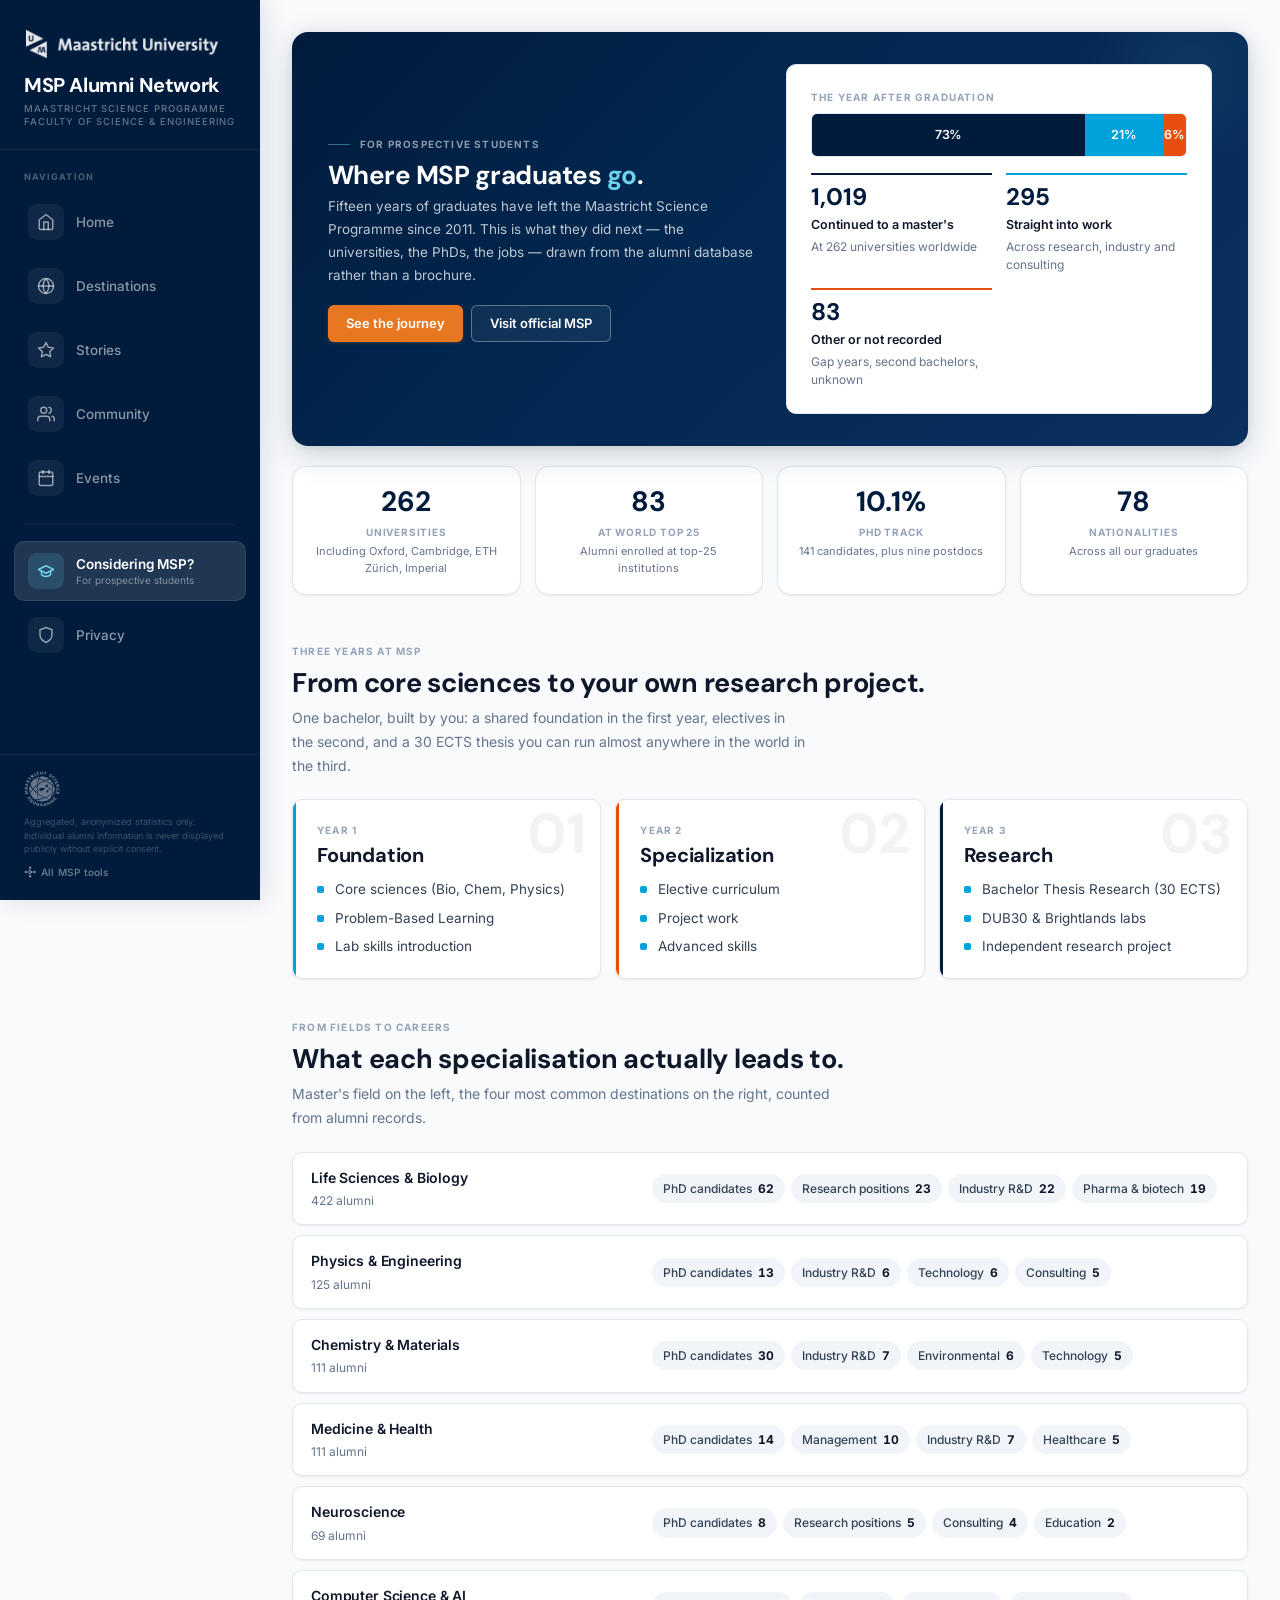
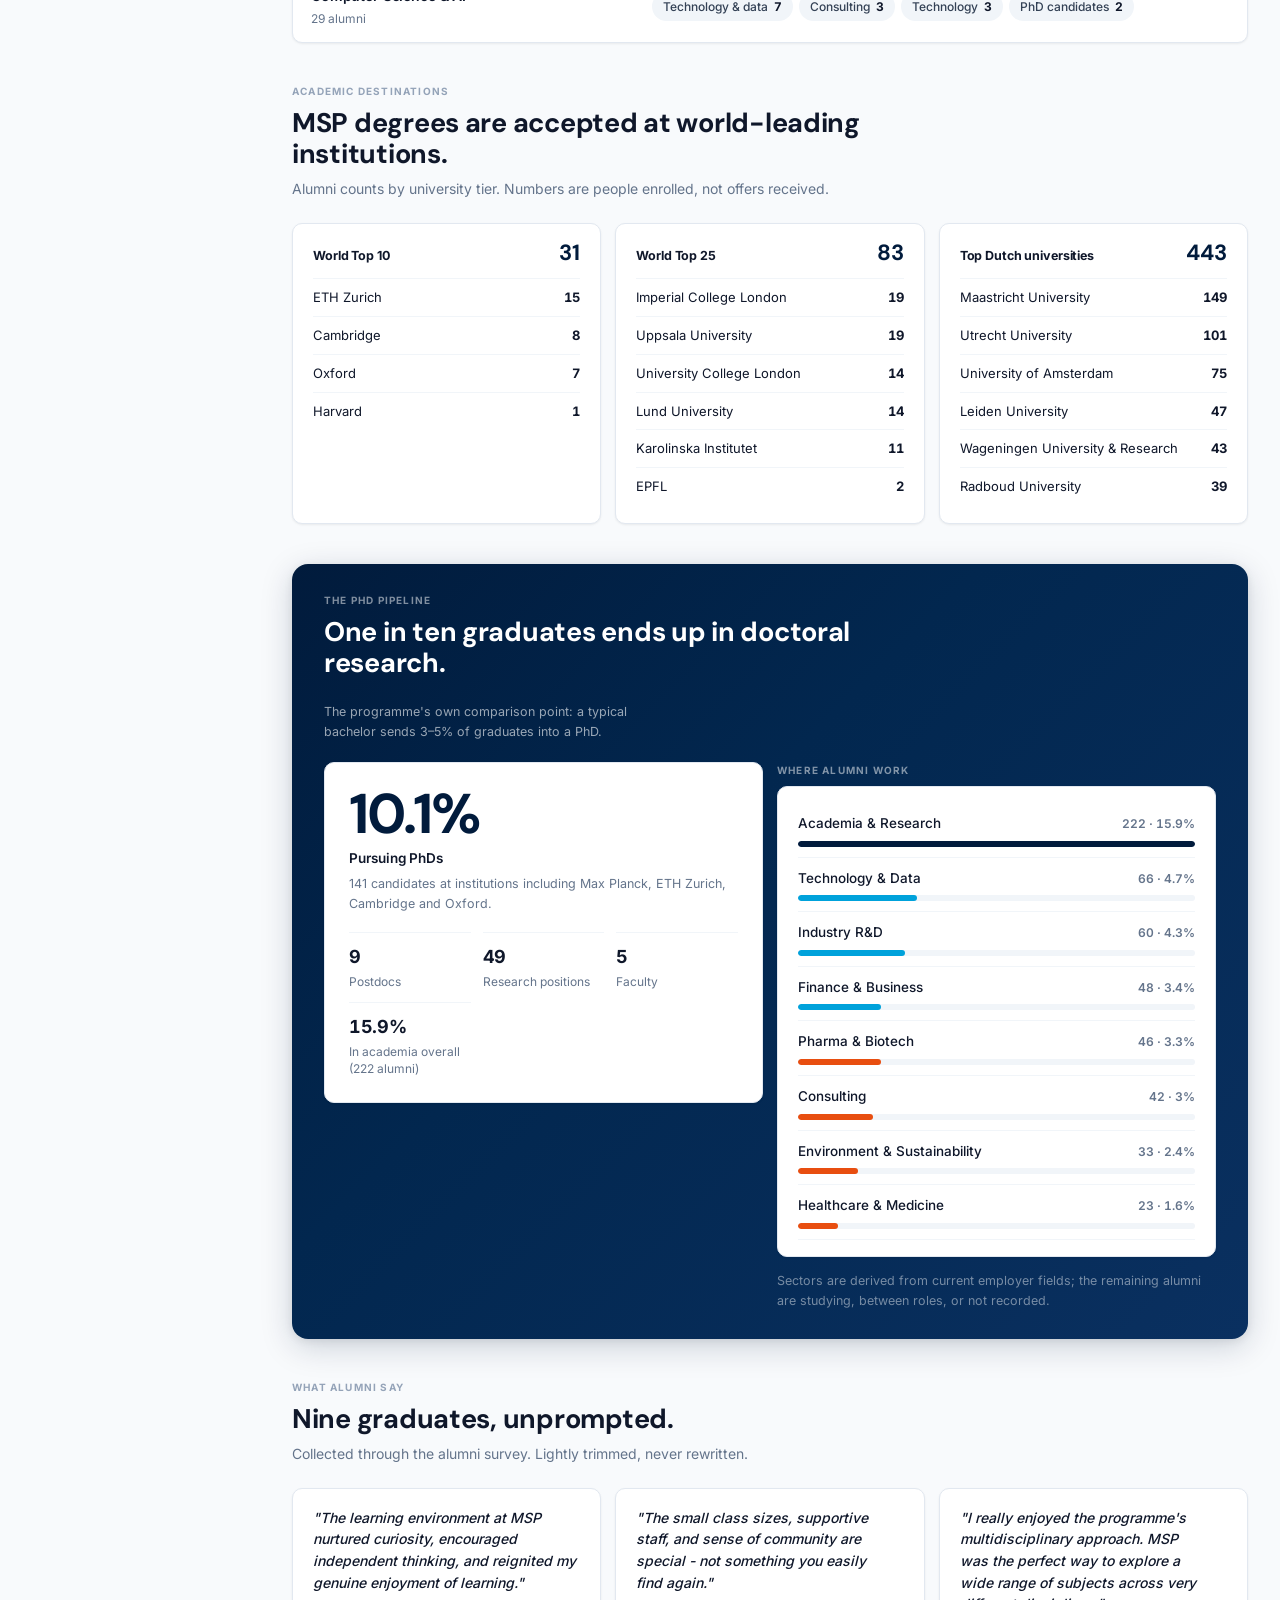
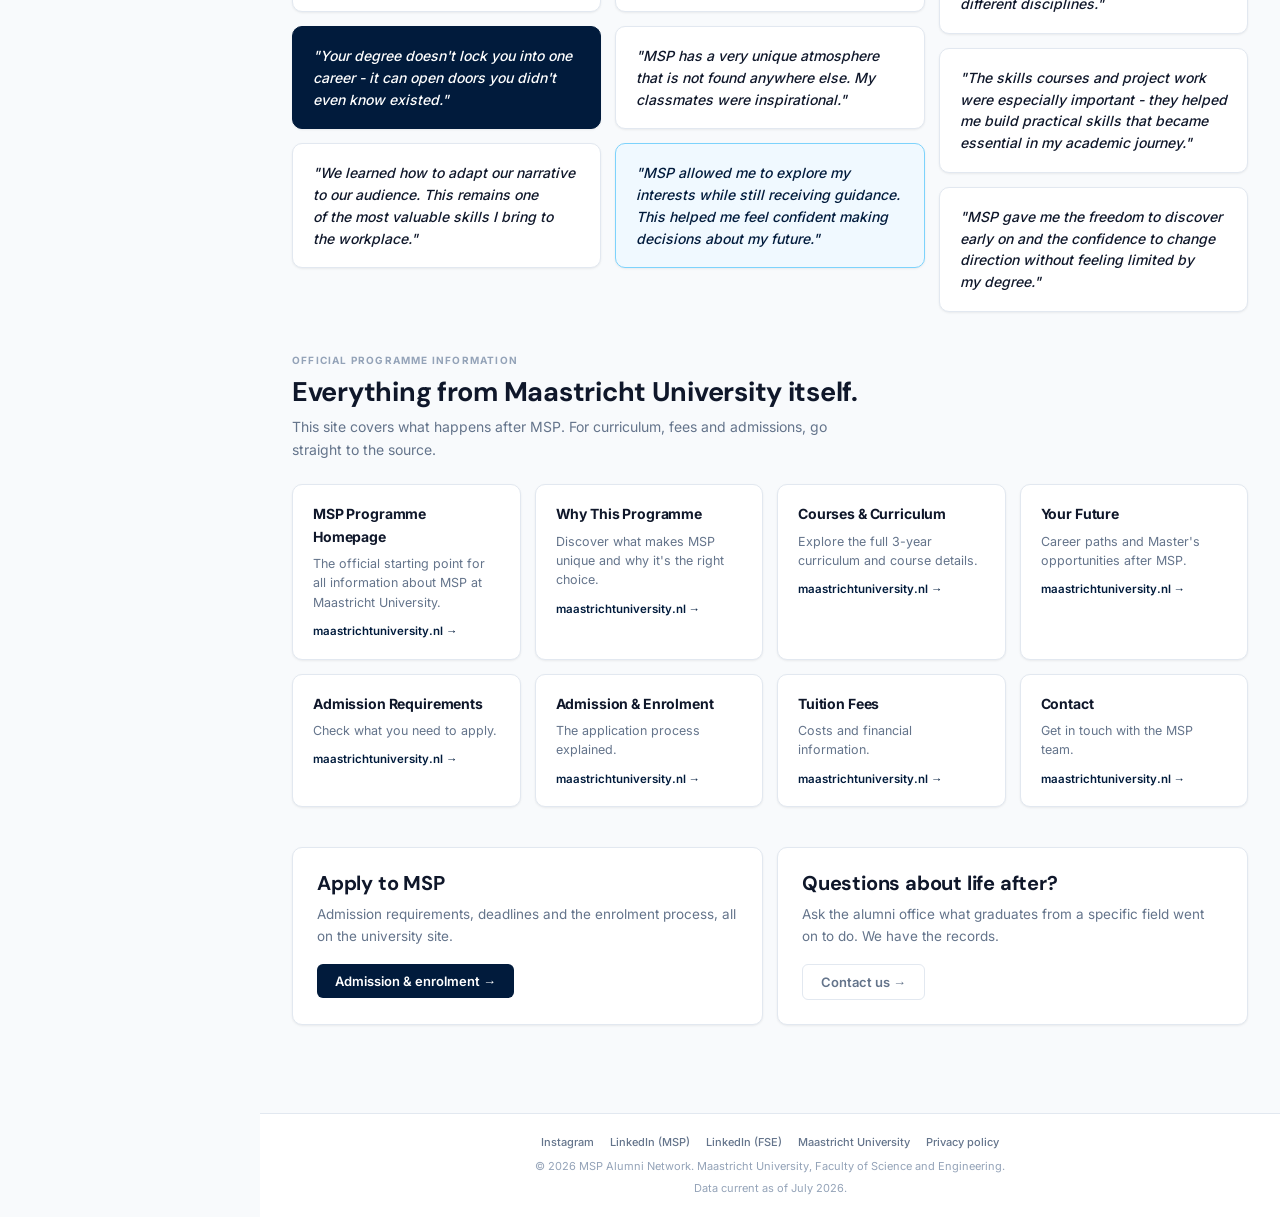
<file: considering-msp.html>
<!DOCTYPE html>
<html lang="en">
<head>
<meta charset="UTF-8" />
<meta name="viewport" content="width=device-width, initial-scale=1.0" />
<title>Considering MSP? | MSP Alumni Network</title>
<meta name="description" content="Where MSP graduates go: 262 master’s universities, a 10.1% PhD track, and what MSP alumni did after an interdisciplinary science bachelor." />
<meta name="theme-color" content="#011B3C" />
<link rel="icon" type="image/png" href="assets/logos/maastricht-science-programme-logo.png" />
<link rel="stylesheet" href="assets/msp-ui/msp-ui.css" />
<link rel="stylesheet" href="msp-redesign.css" />
</head>
<body>
<main class="msp-main wide">

<section class="msp-hero">
  <div class="hero-grid">
    <div class="hero-copy">
      <div class="msp-hero-kicker">For prospective students</div>
      <h1>Where MSP graduates <em>go</em>.</h1>
      <p>Fifteen years of graduates have left the Maastricht Science Programme since 2011. This is what they did next — the universities, the PhDs, the jobs — drawn from the alumni database rather than a brochure.</p>
      <div class="btn-row">
        <a class="msp-btn msp-btn-or" href="#journey">See the journey</a>
        <a class="msp-btn btn-ghost" href="https://www.maastrichtuniversity.nl/education/bachelor/maastricht-science-programme" target="_blank" rel="noopener">Visit official MSP</a>
      </div>
    </div>
    <div class="figure-card" style="animation: riseIn 0.9s var(--ease) both;">
      <div class="eyebrow eyebrow-blue">The year after graduation</div>
      <div class="prop">
        <span class="prop-seg bar-navy" style="width: 73%">73%</span>
        <span class="prop-seg bar-blue" style="width: 21%">21%</span>
        <span class="prop-seg bar-orange" style="width: 6%">6%</span>
      </div>
      <div class="prop-legend">
        <div class="prop-item">
          <div class="prop-num">1,019</div>
          <div class="prop-label">Continued to a master's</div>
          <div class="prop-desc">At 262 universities worldwide</div>
        </div>
        <div class="prop-item is-blue">
          <div class="prop-num">295</div>
          <div class="prop-label">Straight into work</div>
          <div class="prop-desc">Across research, industry and consulting</div>
        </div>
        <div class="prop-item is-orange">
          <div class="prop-num">83</div>
          <div class="prop-label">Other or not recorded</div>
          <div class="prop-desc">Gap years, second bachelors, unknown</div>
        </div>
      </div>
    </div>
  </div>
</section>

<section class="msp-stats">
        <div class="msp-stat">
          <div class="msp-stat-val">262</div>
          <div class="msp-stat-label">Universities</div>
          <div class="msp-stat-sub">Including Oxford, Cambridge, ETH Zürich, Imperial</div>
        </div>
        <div class="msp-stat">
          <div class="msp-stat-val">83</div>
          <div class="msp-stat-label">At World Top 25</div>
          <div class="msp-stat-sub">Alumni enrolled at top-25 institutions</div>
        </div>
        <div class="msp-stat">
          <div class="msp-stat-val">10.1%</div>
          <div class="msp-stat-label">PhD track</div>
          <div class="msp-stat-sub">141 candidates, plus nine postdocs</div>
        </div>
        <div class="msp-stat">
          <div class="msp-stat-val">78</div>
          <div class="msp-stat-label">Nationalities</div>
          <div class="msp-stat-sub">Across all our graduates</div>
        </div>
</section>

<section class="section wrap" id="journey">
  <div class="lead">
    <div class="eyebrow eyebrow-orange">Three years at MSP</div>
    <h2>From core sciences to your own research project.</h2>
    <p>One bachelor, built by you: a shared foundation in the first year, electives in the second, and a 30 ECTS thesis you can run almost anywhere in the world in the third.</p>
  </div>
  <div class="grid cols-3">
      <div class="year-card">
        <span class="year-ghost">01</span>
        <div class="year-badge">Year 1</div>
        <h3>Foundation</h3>
        <ul class="year-list">
          <li>Core sciences (Bio, Chem, Physics)</li>
          <li>Problem-Based Learning</li>
          <li>Lab skills introduction</li>
        </ul>
      </div>
      <div class="year-card">
        <span class="year-ghost">02</span>
        <div class="year-badge">Year 2</div>
        <h3>Specialization</h3>
        <ul class="year-list">
          <li>Elective curriculum</li>
          <li>Project work</li>
          <li>Advanced skills</li>
        </ul>
      </div>
      <div class="year-card">
        <span class="year-ghost">03</span>
        <div class="year-badge">Year 3</div>
        <h3>Research</h3>
        <ul class="year-list">
          <li>Bachelor Thesis Research (30 ECTS)</li>
          <li>DUB30 & Brightlands labs</li>
          <li>Independent research project</li>
        </ul>
      </div>
  </div>
</section>

<section class="section wrap">
  <div class="lead">
    <div class="eyebrow eyebrow-orange">From fields to careers</div>
    <h2>What each specialisation actually leads to.</h2>
    <p>Master's field on the left, the four most common destinations on the right, counted from alumni records.</p>
  </div>
  <div class="flow">
      <div class="flow-row">
        <div>
          <div class="flow-field">Life Sciences & Biology</div>
          <div class="flow-count">422 alumni</div>
        </div>
        <div class="flow-careers">
          <span class="flow-chip">PhD candidates <b>62</b></span>
          <span class="flow-chip">Research positions <b>23</b></span>
          <span class="flow-chip">Industry R&D <b>22</b></span>
          <span class="flow-chip">Pharma & biotech <b>19</b></span>
        </div>
      </div>
      <div class="flow-row">
        <div>
          <div class="flow-field">Physics & Engineering</div>
          <div class="flow-count">125 alumni</div>
        </div>
        <div class="flow-careers">
          <span class="flow-chip">PhD candidates <b>13</b></span>
          <span class="flow-chip">Industry R&D <b>6</b></span>
          <span class="flow-chip">Technology <b>6</b></span>
          <span class="flow-chip">Consulting <b>5</b></span>
        </div>
      </div>
      <div class="flow-row">
        <div>
          <div class="flow-field">Chemistry & Materials</div>
          <div class="flow-count">111 alumni</div>
        </div>
        <div class="flow-careers">
          <span class="flow-chip">PhD candidates <b>30</b></span>
          <span class="flow-chip">Industry R&D <b>7</b></span>
          <span class="flow-chip">Environmental <b>6</b></span>
          <span class="flow-chip">Technology <b>5</b></span>
        </div>
      </div>
      <div class="flow-row">
        <div>
          <div class="flow-field">Medicine & Health</div>
          <div class="flow-count">111 alumni</div>
        </div>
        <div class="flow-careers">
          <span class="flow-chip">PhD candidates <b>14</b></span>
          <span class="flow-chip">Management <b>10</b></span>
          <span class="flow-chip">Industry R&D <b>7</b></span>
          <span class="flow-chip">Healthcare <b>5</b></span>
        </div>
      </div>
      <div class="flow-row">
        <div>
          <div class="flow-field">Neuroscience</div>
          <div class="flow-count">69 alumni</div>
        </div>
        <div class="flow-careers">
          <span class="flow-chip">PhD candidates <b>8</b></span>
          <span class="flow-chip">Research positions <b>5</b></span>
          <span class="flow-chip">Consulting <b>4</b></span>
          <span class="flow-chip">Education <b>2</b></span>
        </div>
      </div>
      <div class="flow-row">
        <div>
          <div class="flow-field">Computer Science & AI</div>
          <div class="flow-count">29 alumni</div>
        </div>
        <div class="flow-careers">
          <span class="flow-chip">Technology & data <b>7</b></span>
          <span class="flow-chip">Consulting <b>3</b></span>
          <span class="flow-chip">Technology <b>3</b></span>
          <span class="flow-chip">PhD candidates <b>2</b></span>
        </div>
      </div>
  </div>
</section>

<section class="section wrap">
  <div class="lead">
    <div class="eyebrow eyebrow-blue">Academic destinations</div>
    <h2>MSP degrees are accepted at world-leading institutions.</h2>
    <p>Alumni counts by university tier. Numbers are people enrolled, not offers received.</p>
  </div>
  <div class="grid cols-3">
      <div class="tier">
        <div class="tier-head">
          <span class="tier-label">World Top 10</span>
          <span class="tier-count">31</span>
        </div>
        <div class="tier-row"><span>ETH Zurich</span><span>15</span></div>
        <div class="tier-row"><span>Cambridge</span><span>8</span></div>
        <div class="tier-row"><span>Oxford</span><span>7</span></div>
        <div class="tier-row"><span>Harvard</span><span>1</span></div>
      </div>
      <div class="tier">
        <div class="tier-head">
          <span class="tier-label">World Top 25</span>
          <span class="tier-count">83</span>
        </div>
        <div class="tier-row"><span>Imperial College London</span><span>19</span></div>
        <div class="tier-row"><span>Uppsala University</span><span>19</span></div>
        <div class="tier-row"><span>University College London</span><span>14</span></div>
        <div class="tier-row"><span>Lund University</span><span>14</span></div>
        <div class="tier-row"><span>Karolinska Institutet</span><span>11</span></div>
        <div class="tier-row"><span>EPFL</span><span>2</span></div>
      </div>
      <div class="tier">
        <div class="tier-head">
          <span class="tier-label">Top Dutch universities</span>
          <span class="tier-count">443</span>
        </div>
        <div class="tier-row"><span>Maastricht University</span><span>149</span></div>
        <div class="tier-row"><span>Utrecht University</span><span>101</span></div>
        <div class="tier-row"><span>University of Amsterdam</span><span>75</span></div>
        <div class="tier-row"><span>Leiden University</span><span>47</span></div>
        <div class="tier-row"><span>Wageningen University & Research</span><span>43</span></div>
        <div class="tier-row"><span>Radboud University</span><span>39</span></div>
      </div>
  </div>
</section>

<section class="band">
  <div class="wrap">
    <div class="sec-head">
      <div>
        <div class="eyebrow eyebrow-blue">The PhD pipeline</div>
        <h2>One in ten graduates ends up in doctoral research.</h2>
      </div>
      <div class="band-note">The programme's own comparison point: a typical bachelor sends 3–5% of graduates into a PhD.</div>
    </div>
    <div class="grid cols-2" style="align-items: start;">
      <div class="figure-card">
        <div class="figure-num">10.1%</div>
        <div class="figure-label">Pursuing PhDs</div>
        <div class="figure-sub">141 candidates at institutions including Max Planck, ETH Zurich, Cambridge and Oxford.</div>
        <div class="mini-grid">
          <div class="mini"><div class="mini-num">9</div><div class="mini-label">Postdocs</div></div>
          <div class="mini"><div class="mini-num">49</div><div class="mini-label">Research positions</div></div>
          <div class="mini"><div class="mini-num">5</div><div class="mini-label">Faculty</div></div>
          <div class="mini"><div class="mini-num">15.9%</div><div class="mini-label">In academia overall (222 alumni)</div></div>
        </div>
      </div>
      <div>
        <div class="eyebrow eyebrow-blue">Where alumni work</div>
        <div class="card" style="padding: 16px 20px;">
        <div class="field">
          <div class="field-head"><span class="field-name">Academia & Research</span><span class="field-val">222 · 15.9%</span></div>
          <span class="track track-full"><span class="fill bar-navy" style="width: 100%"></span></span>
        </div>
        <div class="field">
          <div class="field-head"><span class="field-name">Technology & Data</span><span class="field-val">66 · 4.7%</span></div>
          <span class="track track-full"><span class="fill bar-blue" style="width: 30%"></span></span>
        </div>
        <div class="field">
          <div class="field-head"><span class="field-name">Industry R&D</span><span class="field-val">60 · 4.3%</span></div>
          <span class="track track-full"><span class="fill bar-blue" style="width: 27%"></span></span>
        </div>
        <div class="field">
          <div class="field-head"><span class="field-name">Finance & Business</span><span class="field-val">48 · 3.4%</span></div>
          <span class="track track-full"><span class="fill bar-blue" style="width: 21%"></span></span>
        </div>
        <div class="field">
          <div class="field-head"><span class="field-name">Pharma & Biotech</span><span class="field-val">46 · 3.3%</span></div>
          <span class="track track-full"><span class="fill bar-orange" style="width: 21%"></span></span>
        </div>
        <div class="field">
          <div class="field-head"><span class="field-name">Consulting</span><span class="field-val">42 · 3%</span></div>
          <span class="track track-full"><span class="fill bar-orange" style="width: 19%"></span></span>
        </div>
        <div class="field">
          <div class="field-head"><span class="field-name">Environment & Sustainability</span><span class="field-val">33 · 2.4%</span></div>
          <span class="track track-full"><span class="fill bar-orange" style="width: 15%"></span></span>
        </div>
        <div class="field">
          <div class="field-head"><span class="field-name">Healthcare & Medicine</span><span class="field-val">23 · 1.6%</span></div>
          <span class="track track-full"><span class="fill bar-orange" style="width: 10%"></span></span>
        </div>
        </div>
        <div class="note" style="color: rgba(255,255,255,0.45);">Sectors are derived from current employer fields; the remaining alumni are studying, between roles, or not recorded.</div>
      </div>
    </div>
  </div>
</section>

<section class="section wrap">
  <div class="lead">
    <div class="eyebrow eyebrow-orange">What alumni say</div>
    <h2>Nine graduates, unprompted.</h2>
    <p>Collected through the alumni survey. Lightly trimmed, never rewritten.</p>
  </div>
  <div class="quote-wall">
      <figure class="quote">
        <p>"The learning environment at MSP nurtured curiosity, encouraged independent thinking, and reignited my genuine enjoyment of learning."</p>
      </figure>
      <figure class="quote quote-dark">
        <p>"Your degree doesn't lock you into one career - it can open doors you didn't even know existed."</p>
      </figure>
      <figure class="quote">
        <p>"We learned how to adapt our narrative to our audience. This remains one of the most valuable skills I bring to the workplace."</p>
      </figure>
      <figure class="quote">
        <p>"The small class sizes, supportive staff, and sense of community are special - not something you easily find again."</p>
      </figure>
      <figure class="quote">
        <p>"MSP has a very unique atmosphere that is not found anywhere else. My classmates were inspirational."</p>
      </figure>
      <figure class="quote quote-accent">
        <p>"MSP allowed me to explore my interests while still receiving guidance. This helped me feel confident making decisions about my future."</p>
      </figure>
      <figure class="quote">
        <p>"I really enjoyed the programme's multidisciplinary approach. MSP was the perfect way to explore a wide range of subjects across very different disciplines."</p>
      </figure>
      <figure class="quote">
        <p>"The skills courses and project work were especially important - they helped me build practical skills that became essential in my academic journey."</p>
      </figure>
      <figure class="quote">
        <p>"MSP gave me the freedom to discover early on and the confidence to change direction without feeling limited by my degree."</p>
      </figure>
  </div>
</section>

<section class="section wrap">
  <div class="lead">
    <div class="eyebrow eyebrow-blue">Official programme information</div>
    <h2>Everything from Maastricht University itself.</h2>
    <p>This site covers what happens after MSP. For curriculum, fees and admissions, go straight to the source.</p>
  </div>
  <div class="grid cols-4">
      <a class="link-card" href="https://www.maastrichtuniversity.nl/education/bachelor/maastricht-science-programme" target="_blank" rel="noopener">
        <strong>MSP Programme Homepage</strong>
        <span>The official starting point for all information about MSP at Maastricht University.</span>
        <em>maastrichtuniversity.nl →</em>
      </a>
      <a class="link-card" href="https://www.maastrichtuniversity.nl/education/bachelor/programmes/maastricht-science-programme/why-this-programme" target="_blank" rel="noopener">
        <strong>Why This Programme</strong>
        <span>Discover what makes MSP unique and why it's the right choice.</span>
        <em>maastrichtuniversity.nl →</em>
      </a>
      <a class="link-card" href="https://www.maastrichtuniversity.nl/education/bachelor/programmes/maastricht-science-programme/courses-and-curriculum" target="_blank" rel="noopener">
        <strong>Courses & Curriculum</strong>
        <span>Explore the full 3-year curriculum and course details.</span>
        <em>maastrichtuniversity.nl →</em>
      </a>
      <a class="link-card" href="https://www.maastrichtuniversity.nl/education/bachelor/programmes/maastricht-science-programme/your-future" target="_blank" rel="noopener">
        <strong>Your Future</strong>
        <span>Career paths and Master's opportunities after MSP.</span>
        <em>maastrichtuniversity.nl →</em>
      </a>
      <a class="link-card" href="https://www.maastrichtuniversity.nl/education/bachelor/programmes/maastricht-science-programme/admission-requirements" target="_blank" rel="noopener">
        <strong>Admission Requirements</strong>
        <span>Check what you need to apply.</span>
        <em>maastrichtuniversity.nl →</em>
      </a>
      <a class="link-card" href="https://www.maastrichtuniversity.nl/education/bachelor/programmes/maastricht-science-programme/admission-and-enrolment" target="_blank" rel="noopener">
        <strong>Admission & Enrolment</strong>
        <span>The application process explained.</span>
        <em>maastrichtuniversity.nl →</em>
      </a>
      <a class="link-card" href="https://www.maastrichtuniversity.nl/education/bachelor/programmes/maastricht-science-programme/tuition-fees" target="_blank" rel="noopener">
        <strong>Tuition Fees</strong>
        <span>Costs and financial information.</span>
        <em>maastrichtuniversity.nl →</em>
      </a>
      <a class="link-card" href="https://www.maastrichtuniversity.nl/education/bachelor/programmes/maastricht-science-programme/contact" target="_blank" rel="noopener">
        <strong>Contact</strong>
        <span>Get in touch with the MSP team.</span>
        <em>maastrichtuniversity.nl →</em>
      </a>
  </div>
</section>

<section class="wrap">
  <div class="cta-grid">
    <div class="cta-card">
      <h3>Apply to MSP</h3>
      <p>Admission requirements, deadlines and the enrolment process, all on the university site.</p>
      <a class="msp-btn msp-btn-navy" href="https://www.maastrichtuniversity.nl/education/bachelor/programmes/maastricht-science-programme/admission-and-enrolment" target="_blank" rel="noopener">Admission &amp; enrolment →</a>
    </div>
    <div class="cta-card">
      <h3>Questions about life after?</h3>
      <p>Ask the alumni office what graduates from a specific field went on to do. We have the records.</p>
      <a class="msp-btn msp-btn-gh" href="mailto:msp-alumni@maastrichtuniversity.nl?subject=Question%20about%20MSP">Contact us →</a>
    </div>
  </div>
</section>

</main>
<footer class="msp-footer">
  <div class="foot-links">
    <a href="https://www.instagram.com/msp_alumni/">Instagram</a>
    <a href="https://www.linkedin.com/groups/12893377/">LinkedIn (MSP)</a>
    <a href="https://www.linkedin.com/groups/4689010/">LinkedIn (FSE)</a>
    <a href="https://www.maastrichtuniversity.nl">Maastricht University</a>
    <a href="privacy.html">Privacy policy</a>
  </div>
  <div>&copy; 2026 MSP Alumni Network. Maastricht University, Faculty of Science and Engineering.</div>
  <div class="foot-note"><span data-text-template="Data current as of {lastUpdated}.">Data current as of July 2026.</span></div>
</footer>
<script src="data.js"></script>
<script src="data-bind.js"></script>
<!-- Shared MSP frame: the sidebar is built from the config in site-nav.js -->
<script src="assets/msp-ui/msp-shell.js"></script>
<script src="site-nav.js"></script>
</body>
</html>
</file>
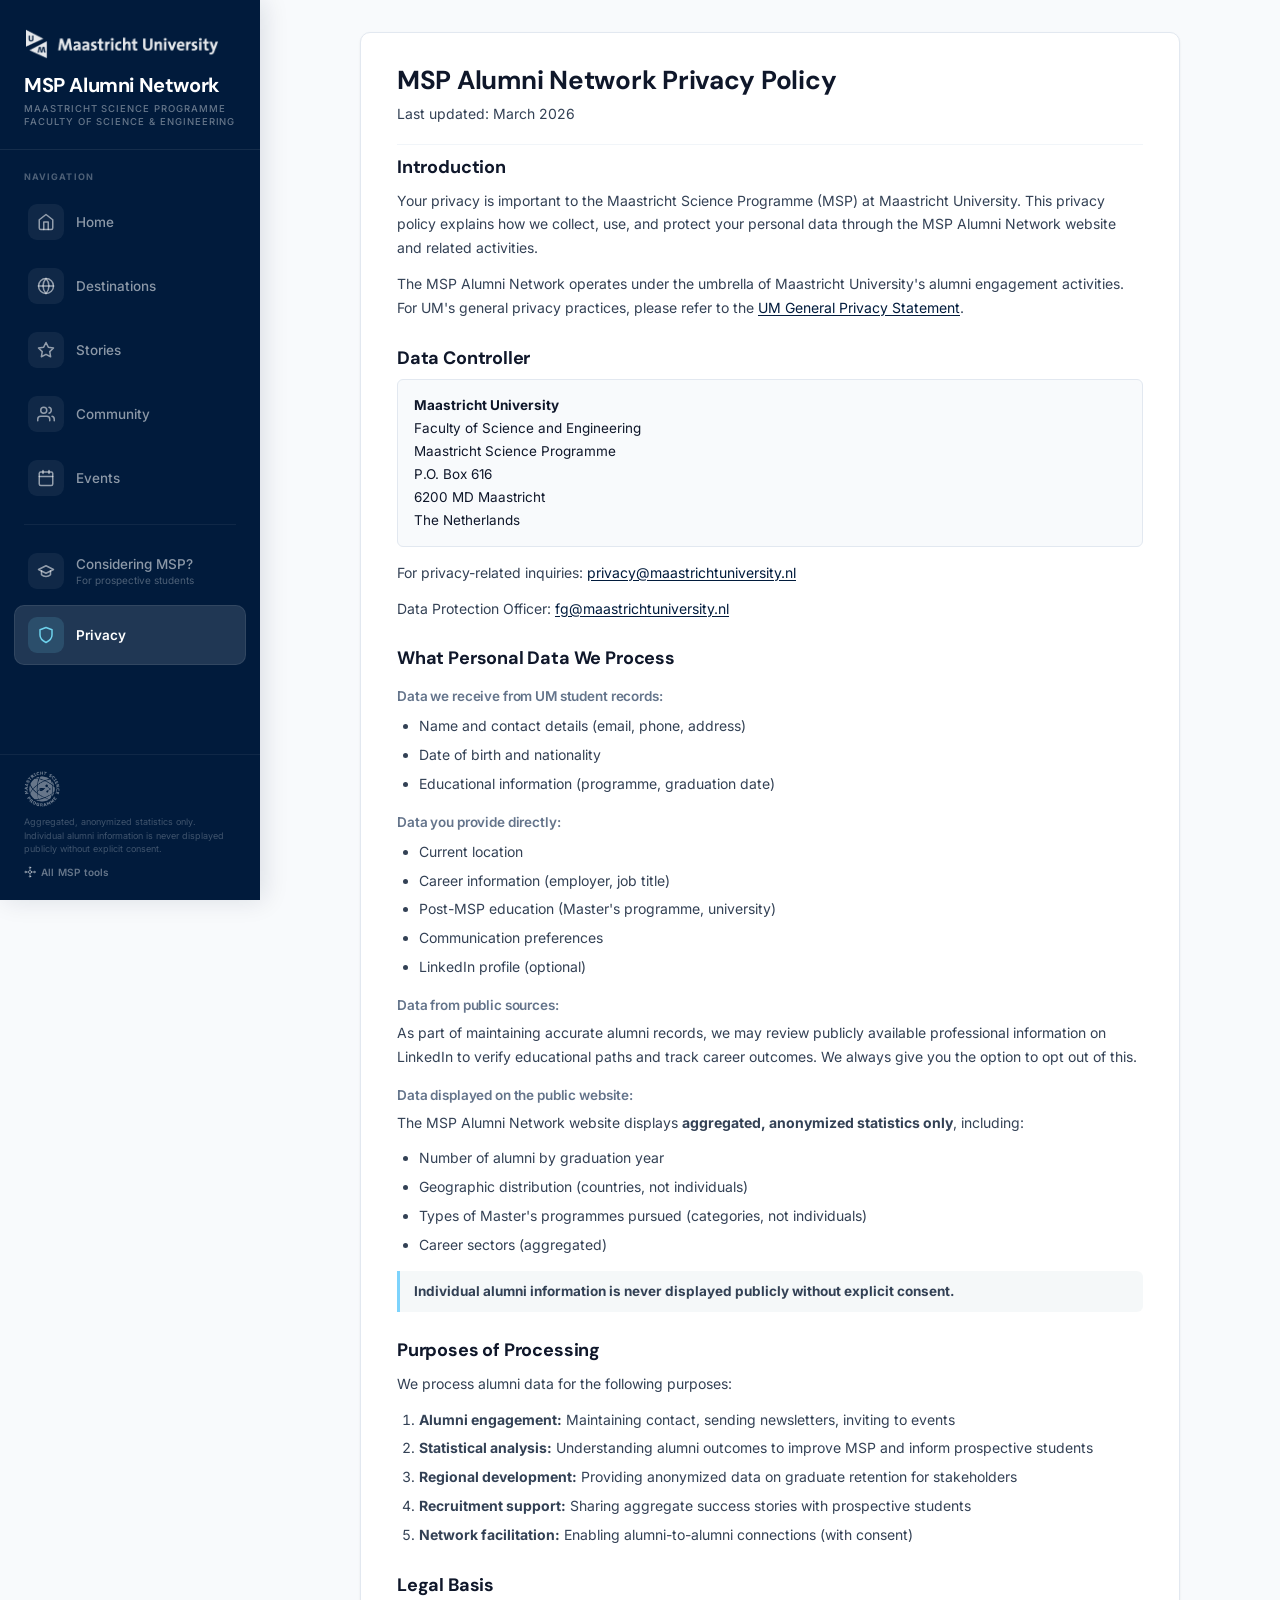
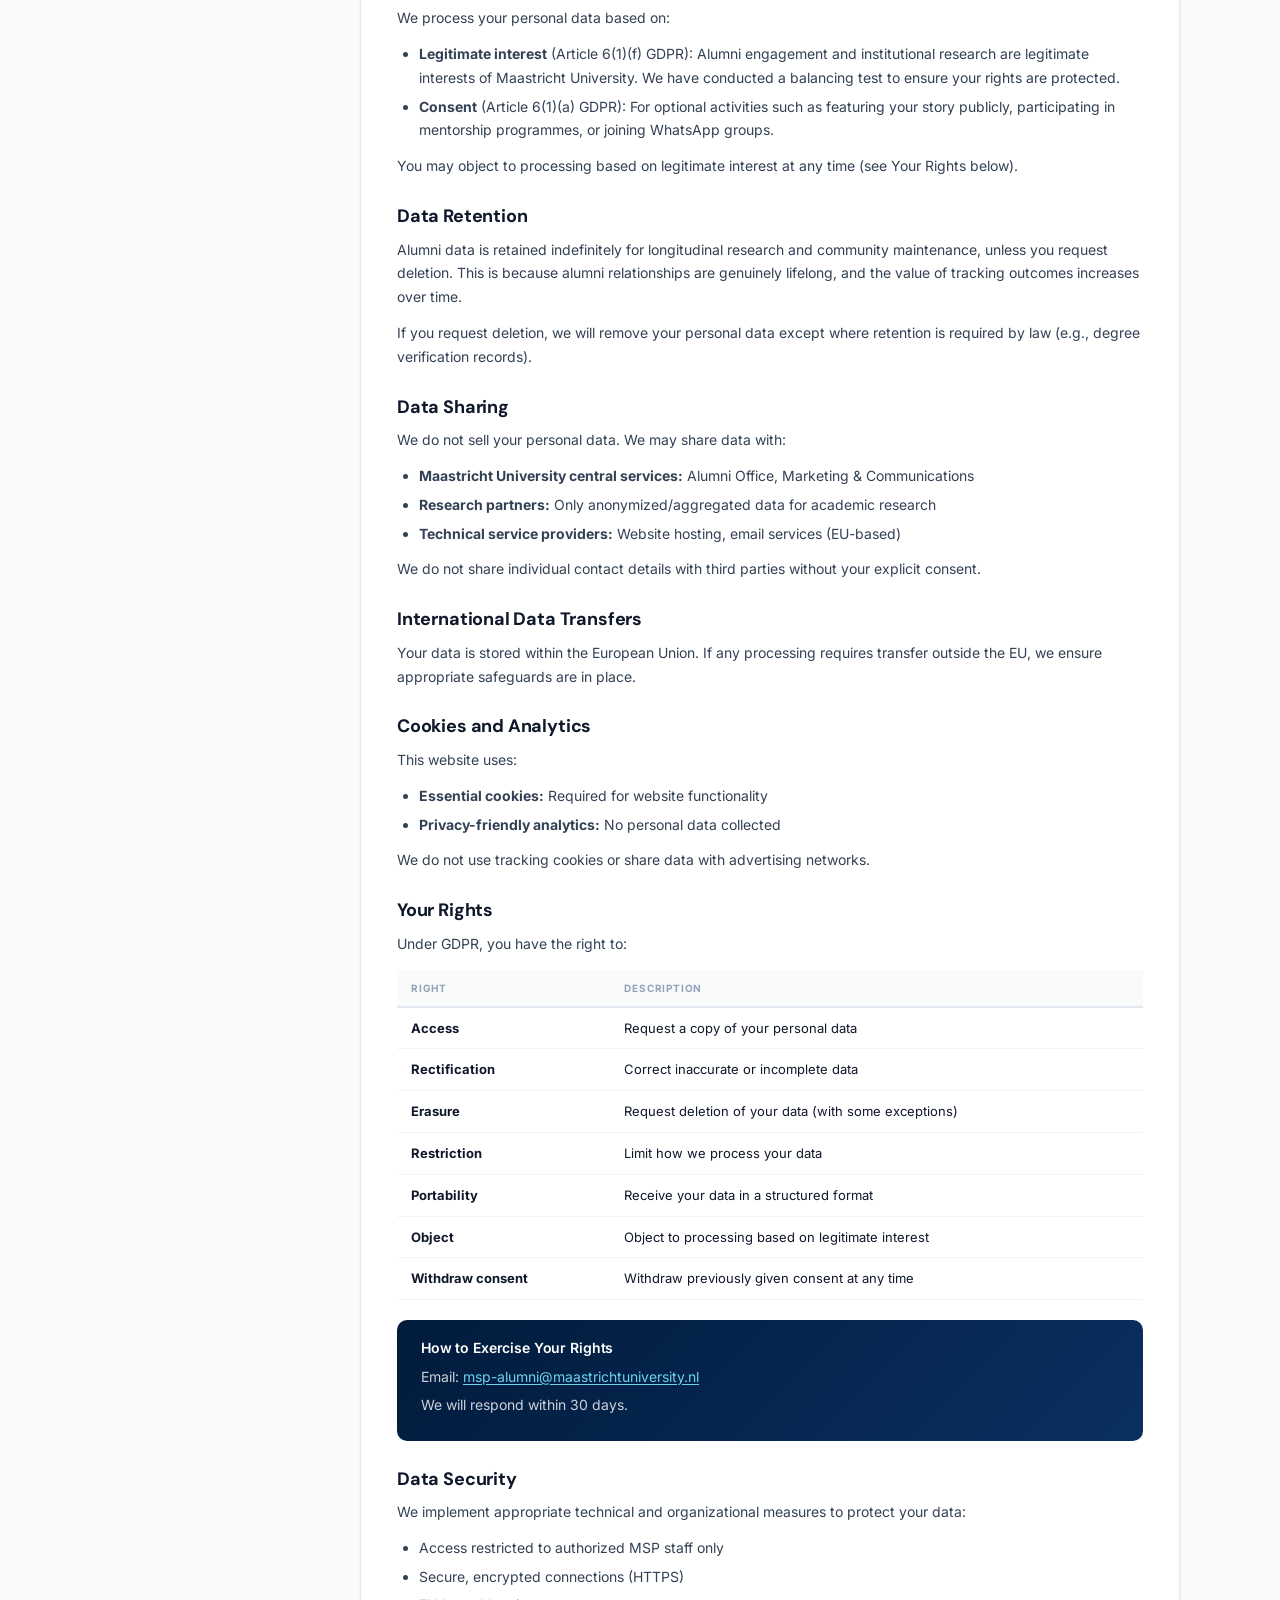
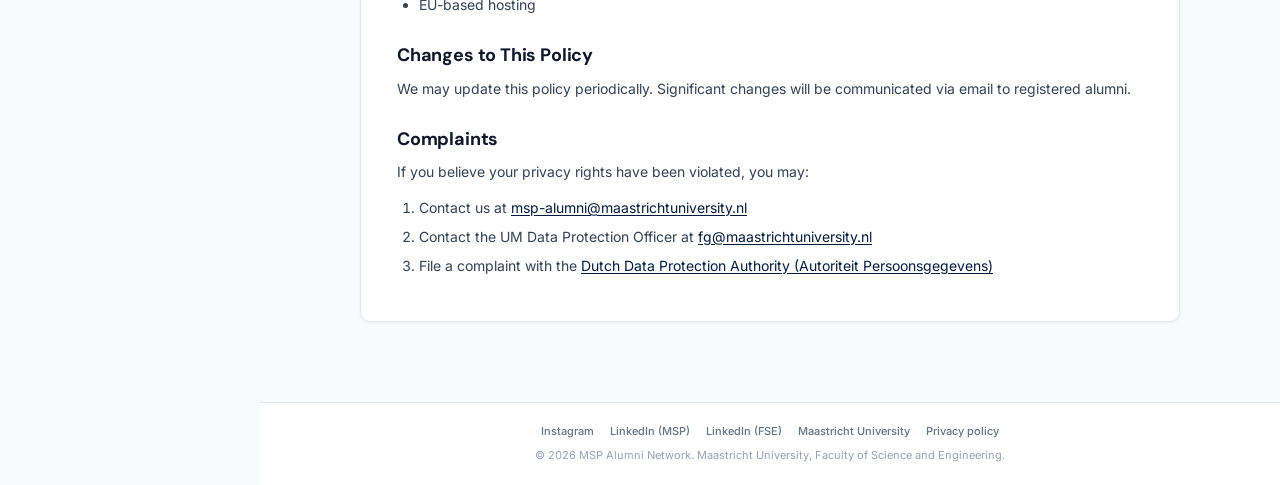
<file: privacy.html>
<!DOCTYPE html>
<html lang="en">
<head>
    <meta charset="UTF-8">
    <meta name="viewport" content="width=device-width, initial-scale=1.0">
    <link rel="manifest" href="manifest.json">
    <meta name="theme-color" content="#011B3C">
    <meta name="apple-mobile-web-app-capable" content="yes">
    <meta name="apple-mobile-web-app-status-bar-style" content="black-translucent">
    <meta name="apple-mobile-web-app-title" content="MSP Alumni">
    <link rel="apple-touch-icon" href="assets/icons/icon-192x192.png">
    <title>Privacy Policy | MSP Alumni Network</title>
    <link rel="icon" type="image/png" href="assets/logos/maastricht-science-programme-logo.png">
    
    <!-- Fonts -->
    <link rel="stylesheet" href="assets/msp-ui/msp-ui.css">
    <link rel="stylesheet" href="msp-redesign.css">

    <style>
        /* Page-specific styles; tokens and the card surface come from msp-redesign.css. */
        .content-card { max-width: 820px; margin: 0 auto; padding: 32px 36px; }
        .content-card h1 { margin: 0 0 6px; }
        .subtitle { color: var(--msp-g5); font-size: 13px; margin: 0 0 24px; padding-bottom: 18px; border-bottom: 1px solid var(--msp-g1); }
        .content-card h2 { font-size: 18px; margin: 28px 0 10px; }
        .content-card h2:first-of-type { margin-top: 0; }
        .content-card h3 { font-size: 13.5px; font-weight: 600; color: var(--msp-g5); margin: 18px 0 8px; }
        .content-card p { font-size: 14px; line-height: 1.7; color: var(--msp-g7); margin: 0 0 12px; }
        .content-card ul, .content-card ol { font-size: 14px; line-height: 1.7; color: var(--msp-g7); margin: 10px 0 12px; padding-left: 22px; }
        .content-card li { margin-bottom: 5px; }
        .content-card table { width: 100%; border-collapse: collapse; margin: 14px 0; font-size: 13px; }
        .content-card th, .content-card td { text-align: left; padding: 10px 14px; border-bottom: 1px solid var(--msp-g1); vertical-align: top; }
        .content-card th { background: var(--msp-g0); font-size: 10px; font-weight: 700; color: var(--msp-g4); text-transform: uppercase; letter-spacing: 0.08em; border-bottom: 2px solid var(--msp-g2); }
        .highlight { background: rgba(12,74,110,0.04); border-left: 3px solid var(--msp-inf-bd); border-radius: 0 var(--msp-rs) var(--msp-rs) 0; padding: 10px 14px; margin: 14px 0; font-size: 13.5px; color: var(--msp-g7); }
        .contact-box { background: linear-gradient(135deg, var(--msp-navy) 0%, var(--msp-navy3) 100%); color: #fff; padding: 20px 24px; border-radius: var(--msp-r); margin: 20px 0; }
        .contact-box h3 { color: #fff; margin: 0 0 8px; font-size: 14px; }
        .contact-box p { color: rgba(255,255,255,0.8); margin: 0 0 4px; }
        .contact-box a { color: var(--msp-sky); }
        .address-block { background: var(--msp-g0); border: 1px solid var(--msp-g2); padding: 14px 16px; border-radius: var(--msp-rs); margin: 10px 0 14px; font-size: 13.5px; line-height: 1.7; }
        @media (max-width: 640px) {
            .content-card { padding: 20px 16px; }
        }
    </style>
</head>
<body>
    <main class="msp-main wide">
        <div class="content-card">
            <h1>MSP Alumni Network Privacy Policy</h1>
            <p class="subtitle">Last updated: March 2026</p>
            
            <h2>Introduction</h2>
            <p>Your privacy is important to the Maastricht Science Programme (MSP) at Maastricht University. This privacy policy explains how we collect, use, and protect your personal data through the MSP Alumni Network website and related activities.</p>
            <p>The MSP Alumni Network operates under the umbrella of Maastricht University's alumni engagement activities. For UM's general privacy practices, please refer to the <a href="https://www.maastrichtuniversity.nl/privacy" target="_blank">UM General Privacy Statement</a>.</p>
            
            <h2>Data Controller</h2>
            <div class="address-block">
                <strong>Maastricht University</strong><br>
                Faculty of Science and Engineering<br>
                Maastricht Science Programme<br>
                P.O. Box 616<br>
                6200 MD Maastricht<br>
                The Netherlands
            </div>
            <p>For privacy-related inquiries: <a href="mailto:privacy@maastrichtuniversity.nl">privacy@maastrichtuniversity.nl</a></p>
            <p>Data Protection Officer: <a href="mailto:fg@maastrichtuniversity.nl">fg@maastrichtuniversity.nl</a></p>
            
            <h2>What Personal Data We Process</h2>
            
            <h3>Data we receive from UM student records:</h3>
            <ul>
                <li>Name and contact details (email, phone, address)</li>
                <li>Date of birth and nationality</li>
                <li>Educational information (programme, graduation date)</li>
            </ul>
            
            <h3>Data you provide directly:</h3>
            <ul>
                <li>Current location</li>
                <li>Career information (employer, job title)</li>
                <li>Post-MSP education (Master's programme, university)</li>
                <li>Communication preferences</li>
                <li>LinkedIn profile (optional)</li>
            </ul>
            
            <h3>Data from public sources:</h3>
            <p>As part of maintaining accurate alumni records, we may review publicly available professional information on LinkedIn to verify educational paths and track career outcomes. We always give you the option to opt out of this.</p>
            
            <h3>Data displayed on the public website:</h3>
            <p>The MSP Alumni Network website displays <strong>aggregated, anonymized statistics only</strong>, including:</p>
            <ul>
                <li>Number of alumni by graduation year</li>
                <li>Geographic distribution (countries, not individuals)</li>
                <li>Types of Master's programmes pursued (categories, not individuals)</li>
                <li>Career sectors (aggregated)</li>
            </ul>
            
            <div class="highlight">
                <strong>Individual alumni information is never displayed publicly without explicit consent.</strong>
            </div>
            
            <h2>Purposes of Processing</h2>
            <p>We process alumni data for the following purposes:</p>
            <ol>
                <li><strong>Alumni engagement:</strong> Maintaining contact, sending newsletters, inviting to events</li>
                <li><strong>Statistical analysis:</strong> Understanding alumni outcomes to improve MSP and inform prospective students</li>
                <li><strong>Regional development:</strong> Providing anonymized data on graduate retention for stakeholders</li>
                <li><strong>Recruitment support:</strong> Sharing aggregate success stories with prospective students</li>
                <li><strong>Network facilitation:</strong> Enabling alumni-to-alumni connections (with consent)</li>
            </ol>
            
            <h2>Legal Basis</h2>
            <p>We process your personal data based on:</p>
            <ul>
                <li><strong>Legitimate interest</strong> (Article 6(1)(f) GDPR): Alumni engagement and institutional research are legitimate interests of Maastricht University. We have conducted a balancing test to ensure your rights are protected.</li>
                <li><strong>Consent</strong> (Article 6(1)(a) GDPR): For optional activities such as featuring your story publicly, participating in mentorship programmes, or joining WhatsApp groups.</li>
            </ul>
            <p>You may object to processing based on legitimate interest at any time (see Your Rights below).</p>
            
            <h2>Data Retention</h2>
            <p>Alumni data is retained indefinitely for longitudinal research and community maintenance, unless you request deletion. This is because alumni relationships are genuinely lifelong, and the value of tracking outcomes increases over time.</p>
            <p>If you request deletion, we will remove your personal data except where retention is required by law (e.g., degree verification records).</p>
            
            <h2>Data Sharing</h2>
            <p>We do not sell your personal data. We may share data with:</p>
            <ul>
                <li><strong>Maastricht University central services:</strong> Alumni Office, Marketing & Communications</li>
                <li><strong>Research partners:</strong> Only anonymized/aggregated data for academic research</li>
                <li><strong>Technical service providers:</strong> Website hosting, email services (EU-based)</li>
            </ul>
            <p>We do not share individual contact details with third parties without your explicit consent.</p>
            
            <h2>International Data Transfers</h2>
            <p>Your data is stored within the European Union. If any processing requires transfer outside the EU, we ensure appropriate safeguards are in place.</p>
            
            <h2>Cookies and Analytics</h2>
            <p>This website uses:</p>
            <ul>
                <li><strong>Essential cookies:</strong> Required for website functionality</li>
                <li><strong>Privacy-friendly analytics:</strong> No personal data collected</li>
            </ul>
            <p>We do not use tracking cookies or share data with advertising networks.</p>
            
            <h2>Your Rights</h2>
            <p>Under GDPR, you have the right to:</p>
            <table>
                <tr><th>Right</th><th>Description</th></tr>
                <tr><td><strong>Access</strong></td><td>Request a copy of your personal data</td></tr>
                <tr><td><strong>Rectification</strong></td><td>Correct inaccurate or incomplete data</td></tr>
                <tr><td><strong>Erasure</strong></td><td>Request deletion of your data (with some exceptions)</td></tr>
                <tr><td><strong>Restriction</strong></td><td>Limit how we process your data</td></tr>
                <tr><td><strong>Portability</strong></td><td>Receive your data in a structured format</td></tr>
                <tr><td><strong>Object</strong></td><td>Object to processing based on legitimate interest</td></tr>
                <tr><td><strong>Withdraw consent</strong></td><td>Withdraw previously given consent at any time</td></tr>
            </table>
            
            <div class="contact-box">
                <h3>How to Exercise Your Rights</h3>
                <p>Email: <a href="mailto:msp-alumni@maastrichtuniversity.nl">msp-alumni@maastrichtuniversity.nl</a></p>
                <p>We will respond within 30 days.</p>
            </div>
            
            <h2>Data Security</h2>
            <p>We implement appropriate technical and organizational measures to protect your data:</p>
            <ul>
                <li>Access restricted to authorized MSP staff only</li>
                <li>Secure, encrypted connections (HTTPS)</li>
                <li>EU-based hosting</li>
            </ul>
            
            <h2>Changes to This Policy</h2>
            <p>We may update this policy periodically. Significant changes will be communicated via email to registered alumni.</p>
            
            <h2>Complaints</h2>
            <p>If you believe your privacy rights have been violated, you may:</p>
            <ol>
                <li>Contact us at <a href="mailto:msp-alumni@maastrichtuniversity.nl">msp-alumni@maastrichtuniversity.nl</a></li>
                <li>Contact the UM Data Protection Officer at <a href="mailto:fg@maastrichtuniversity.nl">fg@maastrichtuniversity.nl</a></li>
                <li>File a complaint with the <a href="https://autoriteitpersoonsgegevens.nl" target="_blank">Dutch Data Protection Authority (Autoriteit Persoonsgegevens)</a></li>
            </ol>
        </div>
    </main>

    <footer class="msp-footer">
    <div class="foot-links">
        <a href="https://www.instagram.com/msp_alumni/">Instagram</a>
        <a href="https://www.linkedin.com/groups/12893377/">LinkedIn (MSP)</a>
        <a href="https://www.linkedin.com/groups/4689010/">LinkedIn (FSE)</a>
        <a href="https://www.maastrichtuniversity.nl">Maastricht University</a>
        <a href="privacy.html">Privacy policy</a>
    </div>
    <div>&copy; 2026 MSP Alumni Network. Maastricht University, Faculty of Science and Engineering.</div>
    </footer>
    
    <!-- Shared MSP frame: the sidebar is built from the config in site-nav.js -->
    <script src="assets/msp-ui/msp-shell.js"></script>
    <script src="site-nav.js"></script>
    <script>
        if ('serviceWorker' in navigator) {
            navigator.serviceWorker.register('sw.js');
        }
    </script>
</body>
</html>
</file>
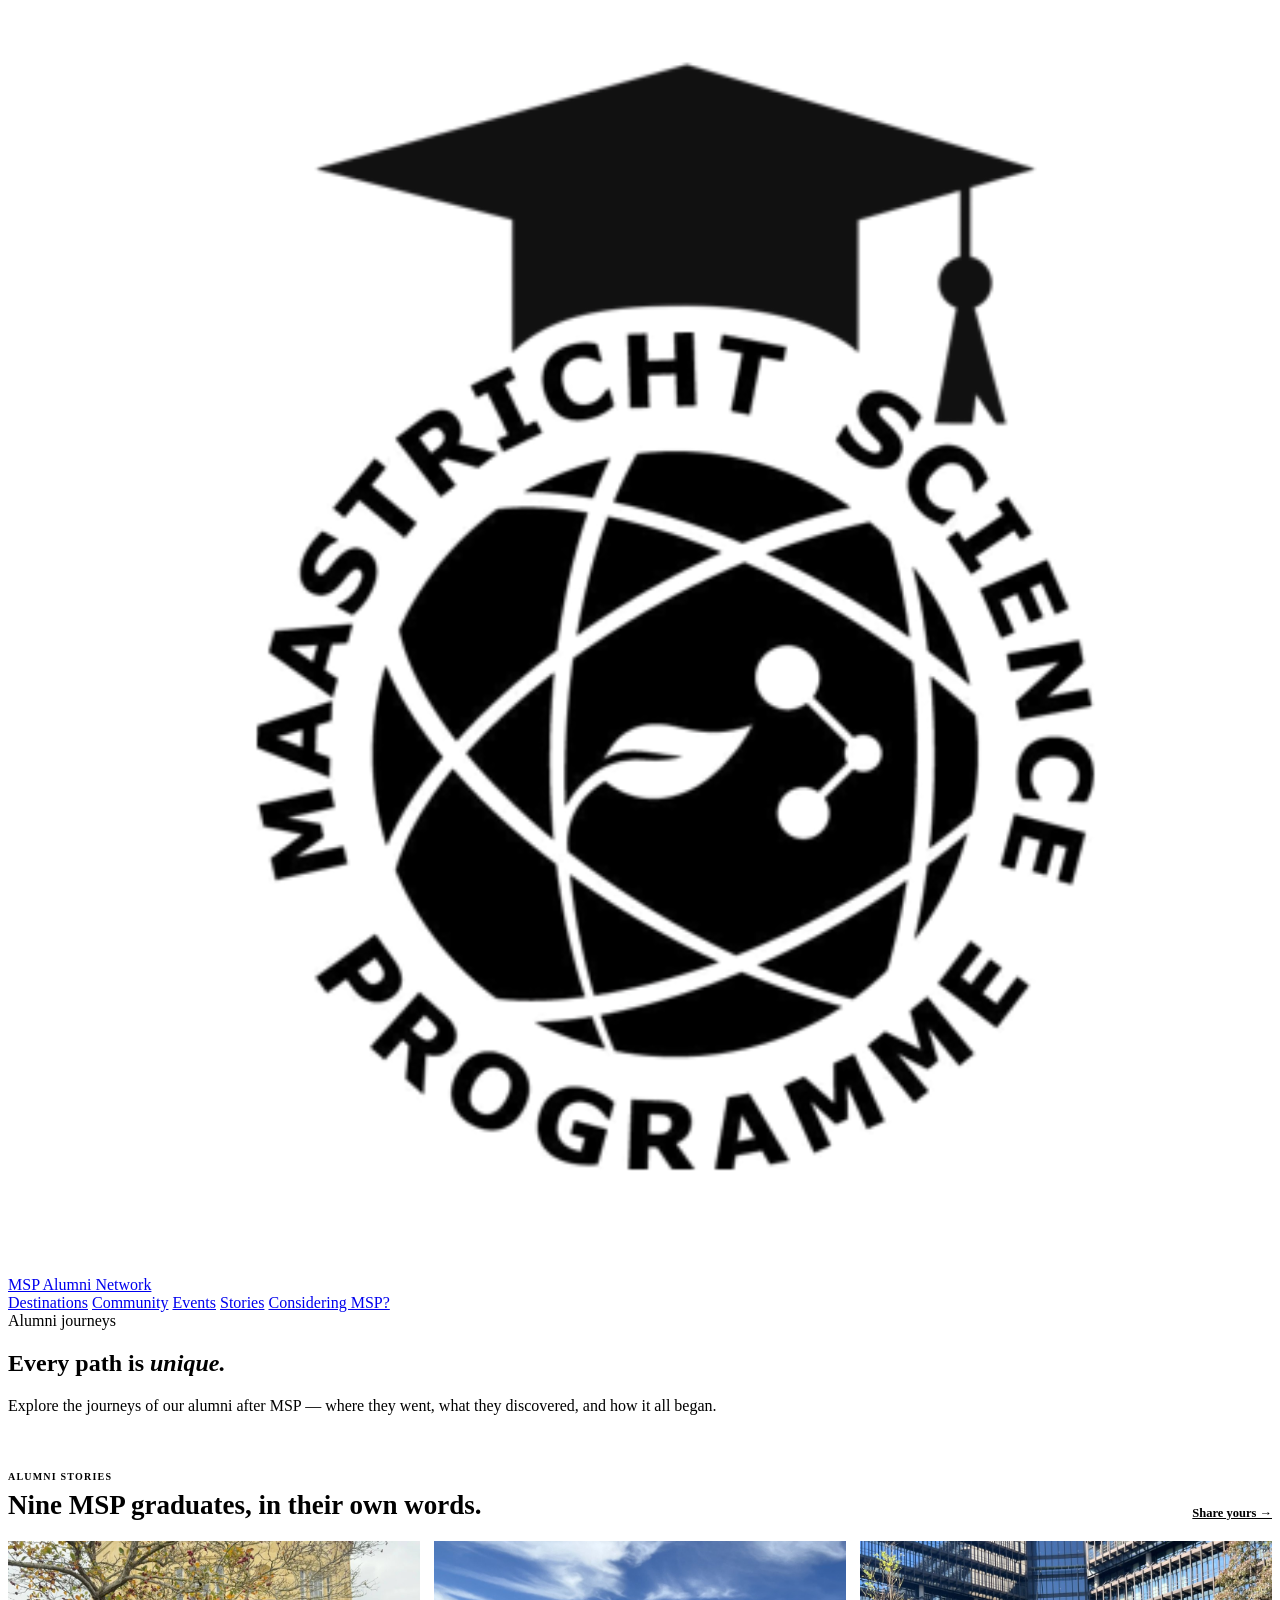
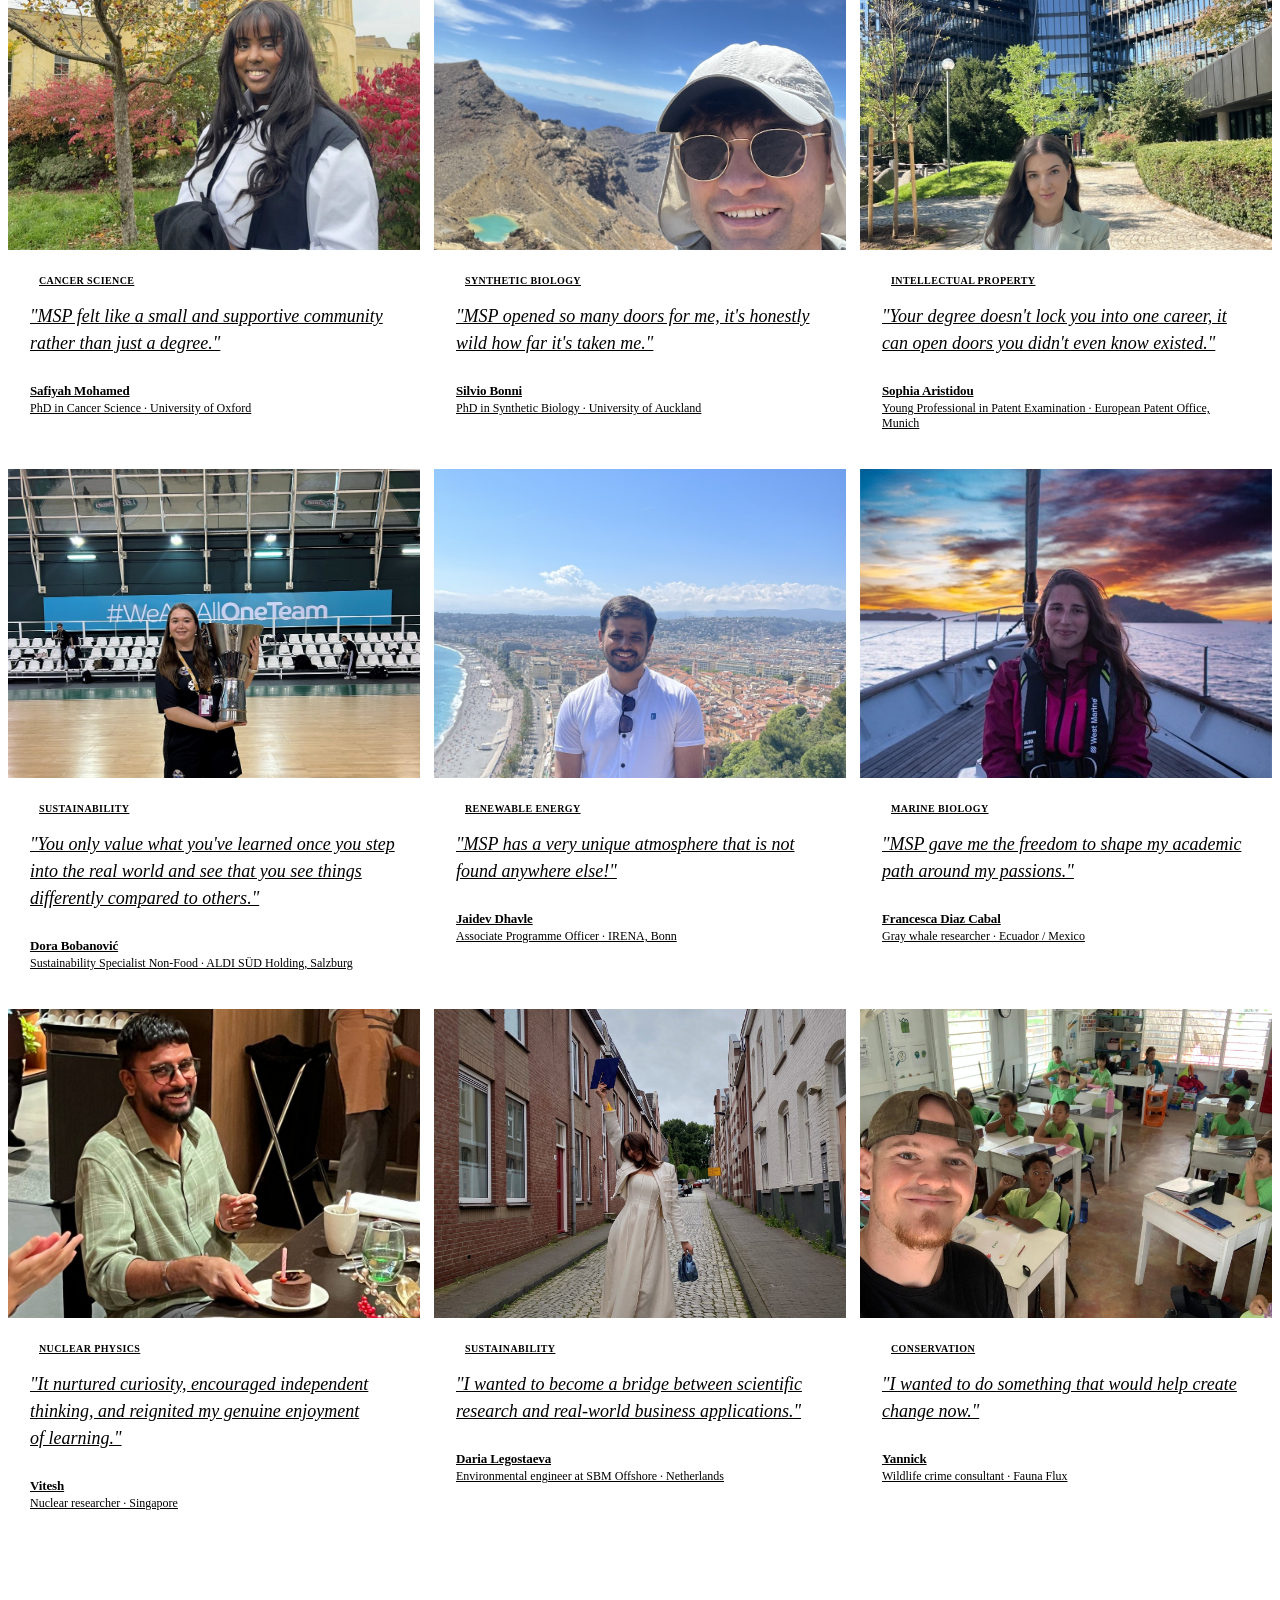
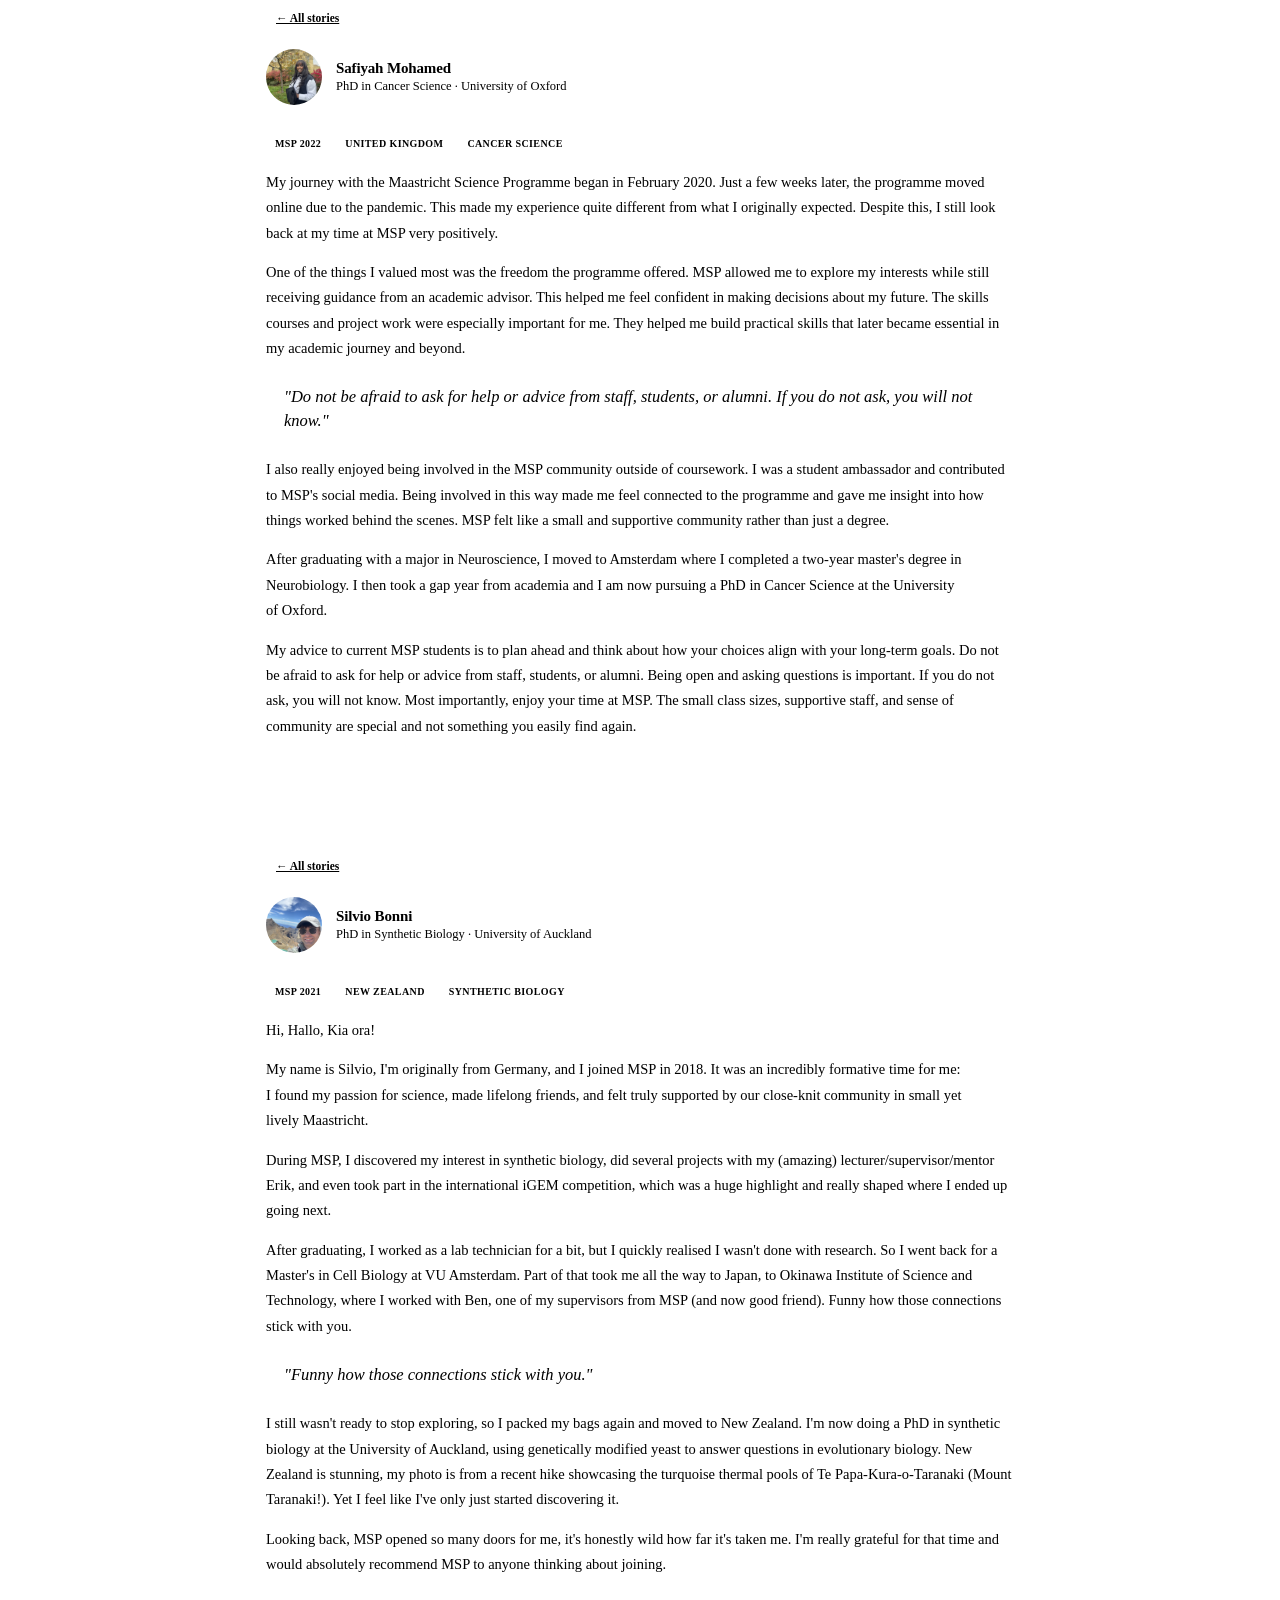
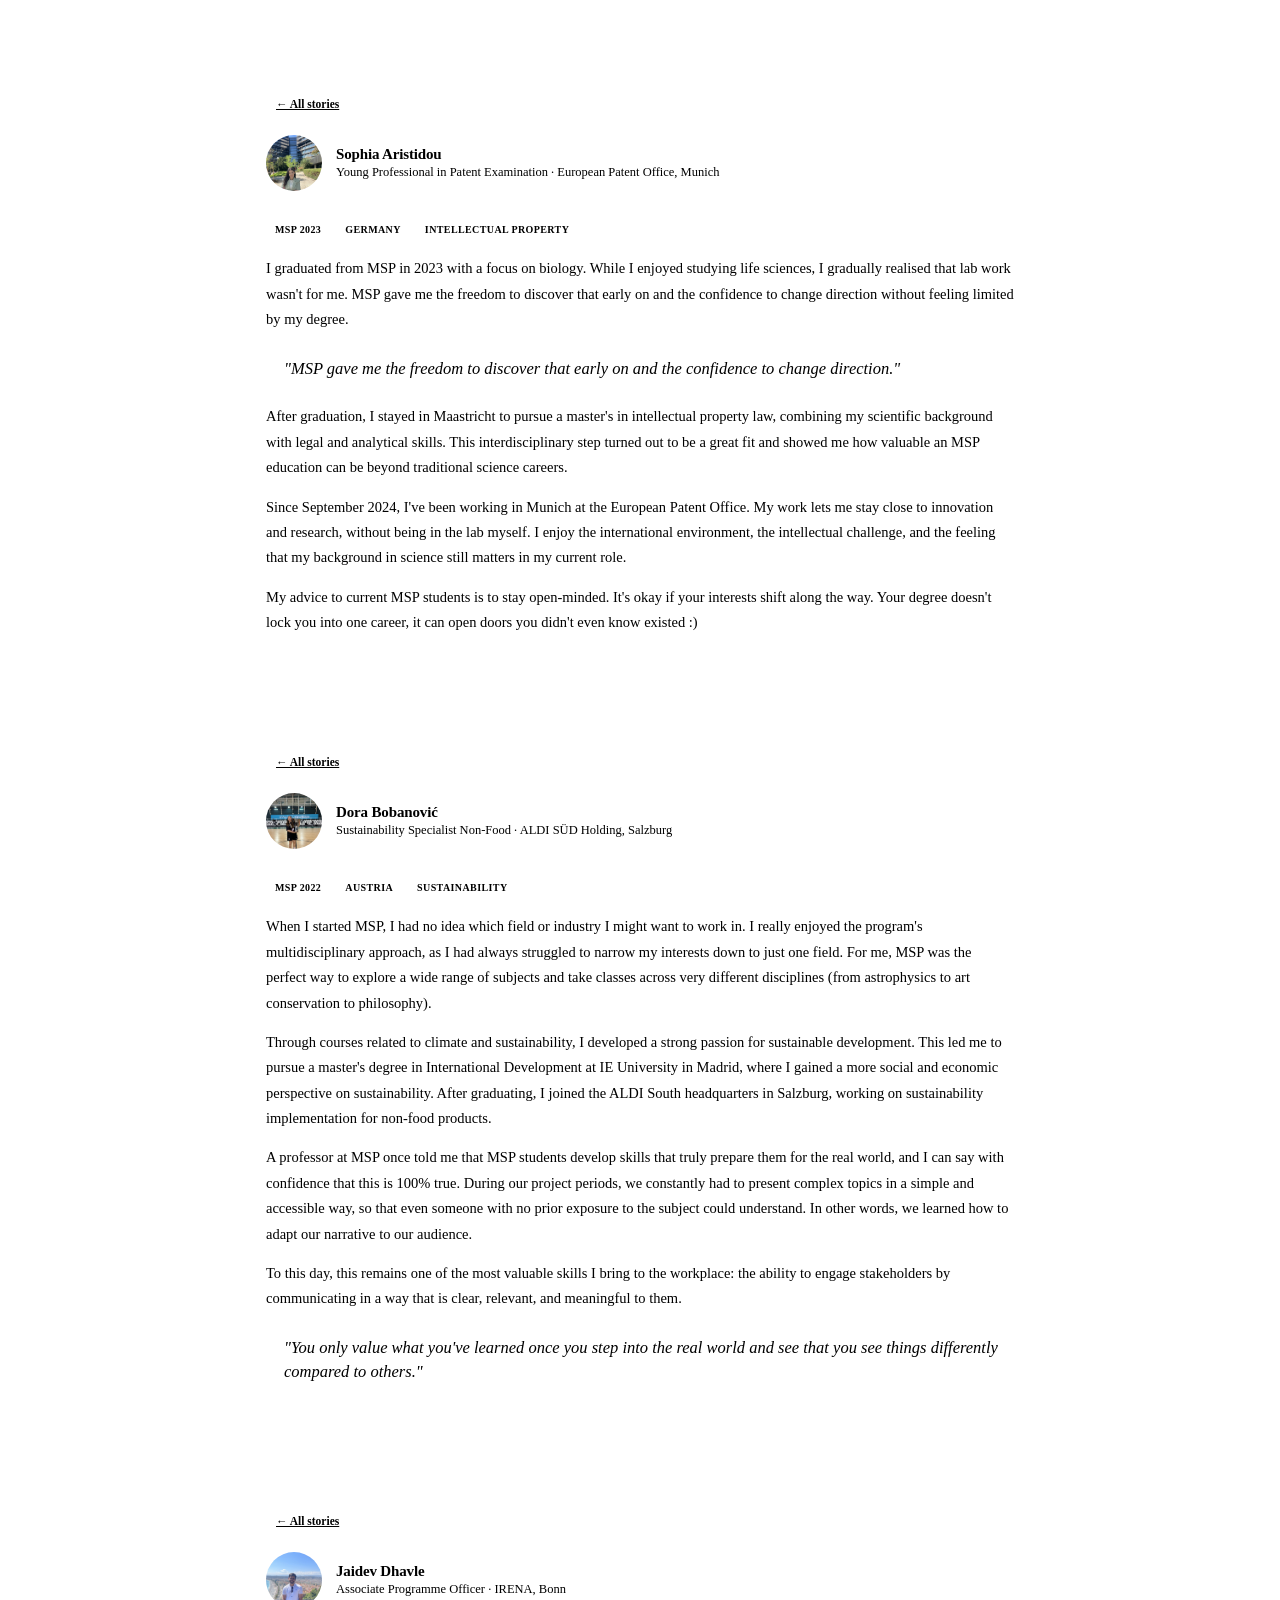
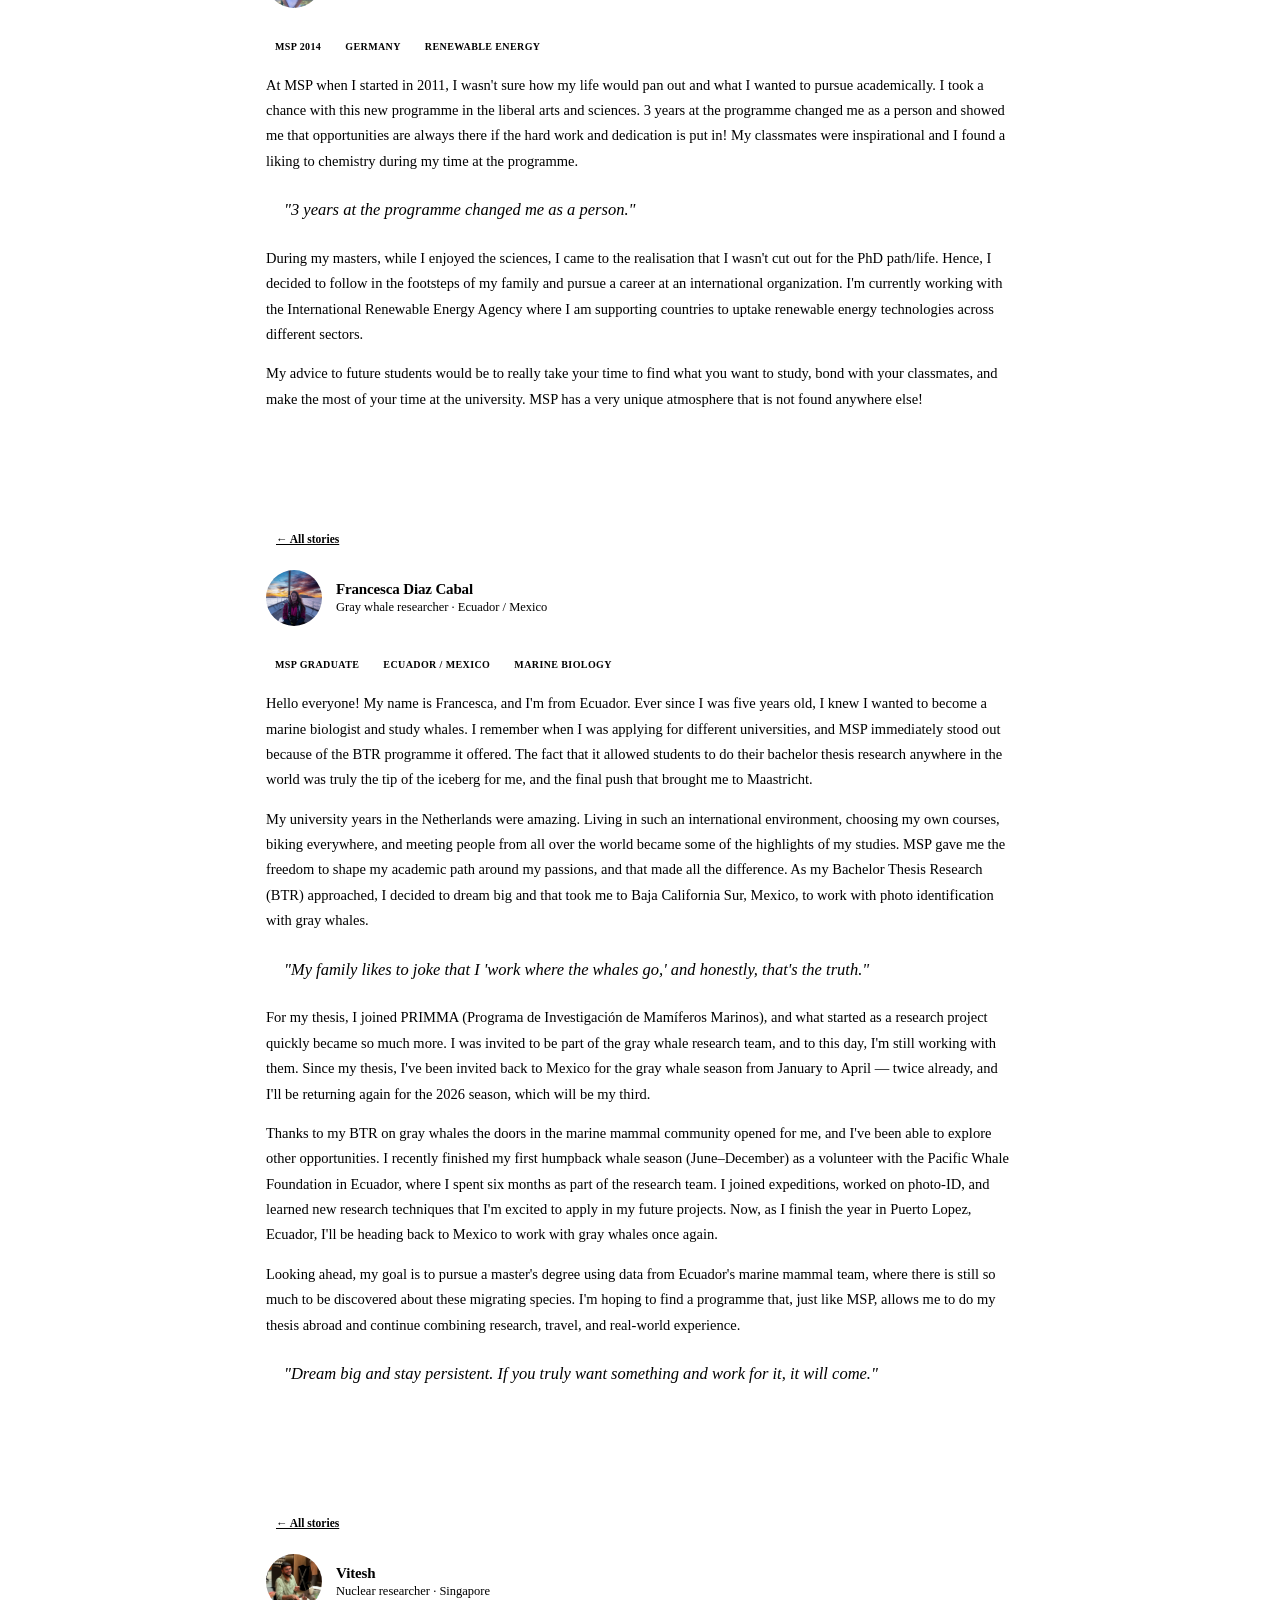
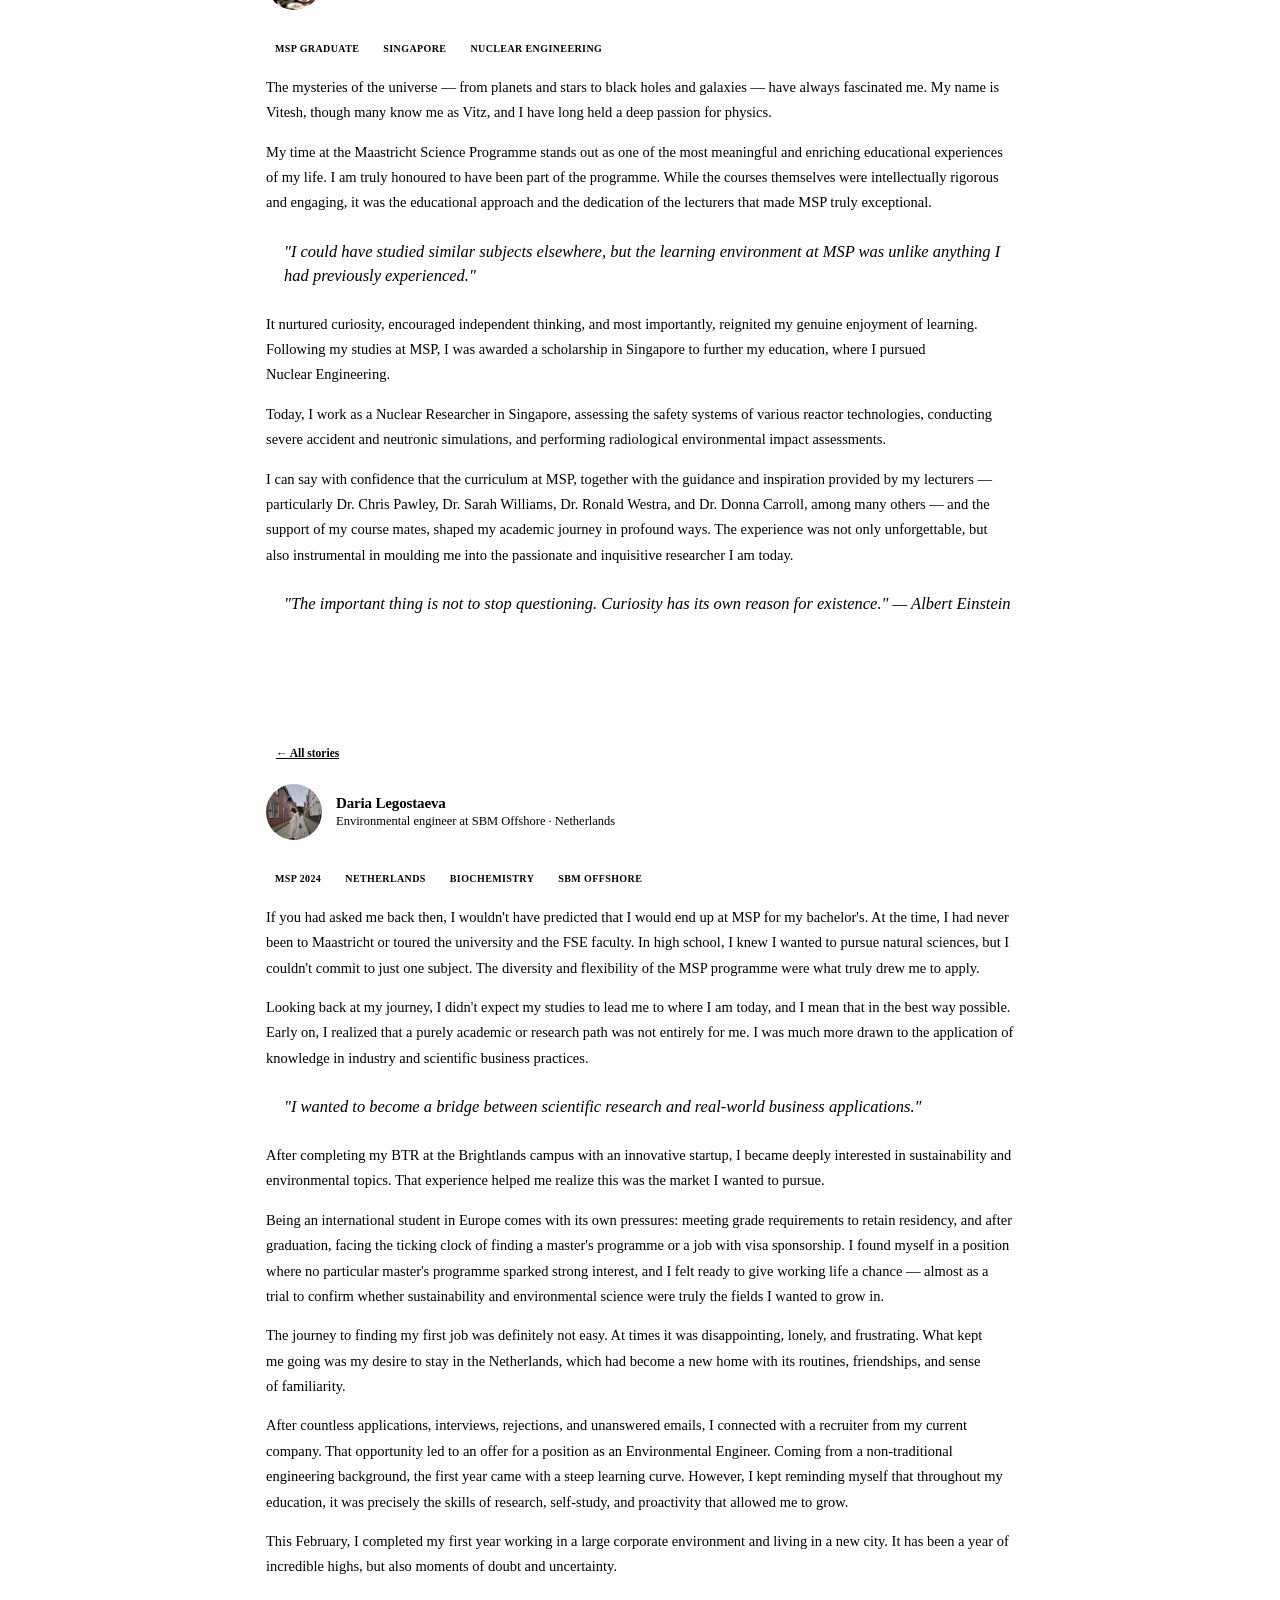
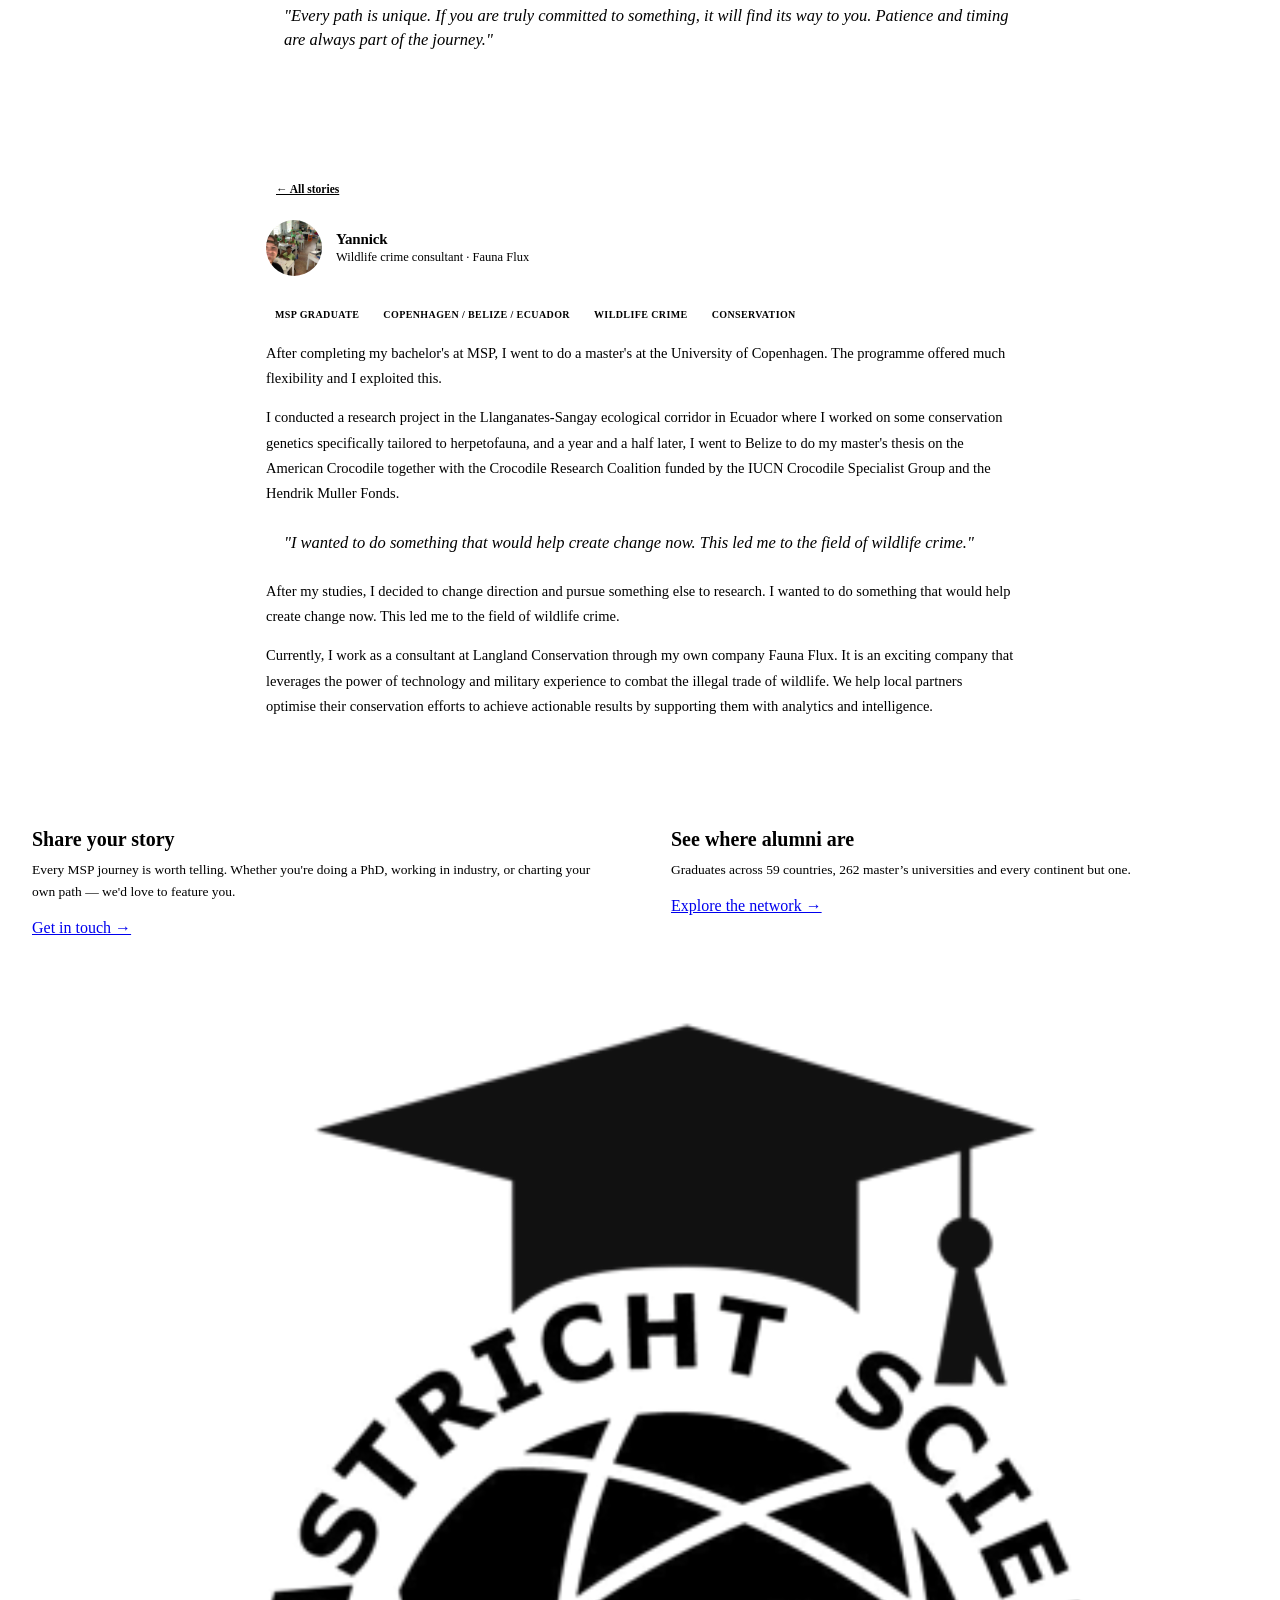
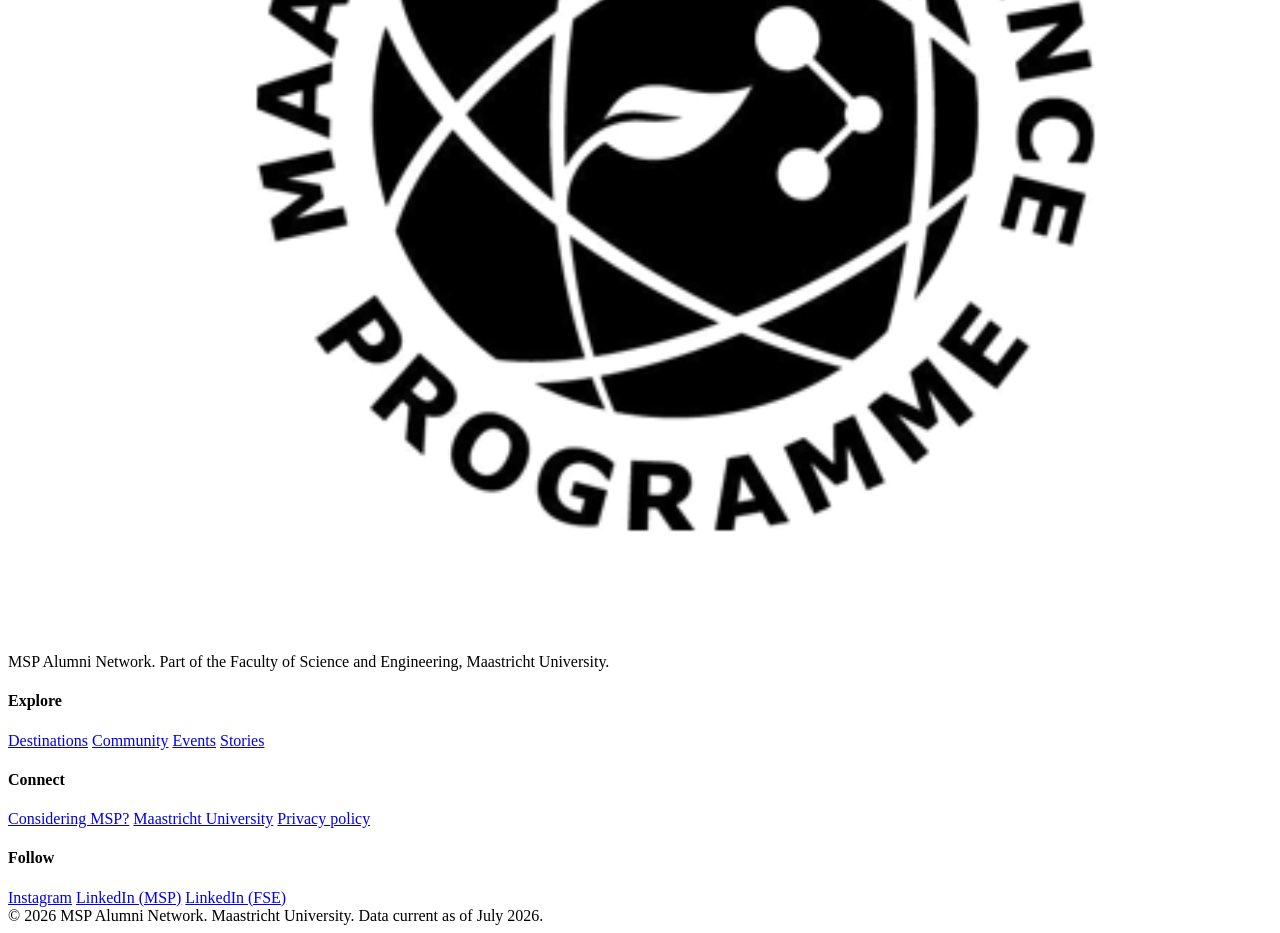
<file: stories.html>
<!DOCTYPE html>
<html lang="en">
<head>
<meta charset="UTF-8" />
<meta name="viewport" content="width=device-width, initial-scale=1.0" />
<title>Alumni Stories | MSP Alumni Network</title>
<meta name="description" content="Real stories from MSP alumni — from nuclear research in Singapore to gray whale research in Mexico." />
<meta name="theme-color" content="#001C3D" />
<link rel="icon" type="image/png" href="assets/logos/maastricht-science-programme-logo.png" />
<link rel="preconnect" href="https://fonts.googleapis.com" />
<link rel="preconnect" href="https://fonts.gstatic.com" crossorigin="crossorigin" />
<link href="https://fonts.googleapis.com/css2?family=Instrument+Serif:ital@0;1&family=Plus+Jakarta+Sans:wght@400;500;600;700&display=swap" rel="stylesheet" />
<link rel="stylesheet" href="msp-redesign.css" />
</head>
<body>

<header>
  <a class="logo" href="index.html">
    <img src="assets/logos/maastricht-science-programme-logo.png" alt="MSP" />
    <span>MSP Alumni Network</span>
  </a>
  <nav>
    <a href="destinations.html">Destinations</a>
    <a href="community.html">Community</a>
    <a href="events.html">Events</a>
    <a href="stories.html" class="active">Stories</a>
    <a class="cta" href="considering-msp.html">Considering MSP?</a>
  </nav>
</header>
<section class="hero hero-flat">
  <div class="glow glow-1"></div>
  <div class="glow glow-2"></div>
  <div class="hero-grid" style="grid-template-columns: minmax(0, 1fr);">
    <div class="hero-copy">
      <div class="hero-eyebrow">Alumni journeys</div>
      <h1>Every path is <em>unique.</em></h1>
      <p>Explore the journeys of our alumni after MSP — where they went, what they discovered, and how it all began.</p>
    </div>
  </div>
</section>

<section class="section wrap" id="index">
  <div class="sec-head">
    <div>
      <div class="eyebrow eyebrow-orange">Alumni stories</div>
      <h2>Nine MSP graduates, in their own words.</h2>
    </div>
    <a class="sec-link" href="mailto:msp-alumni@maastrichtuniversity.nl?subject=I'd%20like%20to%20share%20my%20alumni%20story">Share yours →</a>
  </div>
  <div class="grid cols-3" style="grid-template-columns: repeat(auto-fill, minmax(min(100%, 320px), 1fr));">
      <a class="card card-link" href="#safiyah" style="padding: 0; overflow: hidden; display: block;">
        <img class="story-photo" src="assets/images/Safiyah.jpg" alt="Safiyah Mohamed" style="object-position: center 20%;" />
        <span style="display: flex; flex-direction: column; gap: 14px; padding: 22px 22px 24px;">
          <span class="chip">Cancer science</span>
          <span class="story-quote" style="font-size: 18px;">"MSP felt like a small and supportive community rather than just a degree."</span>
          <span class="story-by">
            <span class="story-name">Safiyah Mohamed</span>
            <span class="story-role">PhD in Cancer Science · University of Oxford</span>
          </span>
        </span>
      </a>
      <a class="card card-link" href="#silvio" style="padding: 0; overflow: hidden; display: block;">
        <img class="story-photo" src="assets/images/Silvio.jpg" alt="Silvio Bonni" style="object-position: center 35%;" />
        <span style="display: flex; flex-direction: column; gap: 14px; padding: 22px 22px 24px;">
          <span class="chip">Synthetic biology</span>
          <span class="story-quote" style="font-size: 18px;">"MSP opened so many doors for me, it&#x27;s honestly wild how far it&#x27;s taken me."</span>
          <span class="story-by">
            <span class="story-name">Silvio Bonni</span>
            <span class="story-role">PhD in Synthetic Biology · University of Auckland</span>
          </span>
        </span>
      </a>
      <a class="card card-link" href="#sophia" style="padding: 0; overflow: hidden; display: block;">
        <img class="story-photo" src="assets/images/Sophia.jpg" alt="Sophia Aristidou" style="object-position: center 40%;" />
        <span style="display: flex; flex-direction: column; gap: 14px; padding: 22px 22px 24px;">
          <span class="chip">Intellectual property</span>
          <span class="story-quote" style="font-size: 18px;">"Your degree doesn&#x27;t lock you into one career, it can open doors you didn&#x27;t even know existed."</span>
          <span class="story-by">
            <span class="story-name">Sophia Aristidou</span>
            <span class="story-role">Young Professional in Patent Examination · European Patent Office, Munich</span>
          </span>
        </span>
      </a>
      <a class="card card-link" href="#dora" style="padding: 0; overflow: hidden; display: block;">
        <img class="story-photo" src="assets/images/Dora.jpg" alt="Dora Bobanović" style="object-position: center 30%;" />
        <span style="display: flex; flex-direction: column; gap: 14px; padding: 22px 22px 24px;">
          <span class="chip">Sustainability</span>
          <span class="story-quote" style="font-size: 18px;">"You only value what you&#x27;ve learned once you step into the real world and see that you see things differently compared to others."</span>
          <span class="story-by">
            <span class="story-name">Dora Bobanović</span>
            <span class="story-role">Sustainability Specialist Non-Food · ALDI SÜD Holding, Salzburg</span>
          </span>
        </span>
      </a>
      <a class="card card-link" href="#jaidev" style="padding: 0; overflow: hidden; display: block;">
        <img class="story-photo" src="assets/images/Jaidev.jpg" alt="Jaidev Dhavle" style="object-position: center 30%;" />
        <span style="display: flex; flex-direction: column; gap: 14px; padding: 22px 22px 24px;">
          <span class="chip">Renewable energy</span>
          <span class="story-quote" style="font-size: 18px;">"MSP has a very unique atmosphere that is not found anywhere else!"</span>
          <span class="story-by">
            <span class="story-name">Jaidev Dhavle</span>
            <span class="story-role">Associate Programme Officer · IRENA, Bonn</span>
          </span>
        </span>
      </a>
      <a class="card card-link" href="#francesca" style="padding: 0; overflow: hidden; display: block;">
        <img class="story-photo" src="assets/images/Diaz.jpg" alt="Francesca Diaz Cabal" />
        <span style="display: flex; flex-direction: column; gap: 14px; padding: 22px 22px 24px;">
          <span class="chip">Marine biology</span>
          <span class="story-quote" style="font-size: 18px;">"MSP gave me the freedom to shape my academic path around my passions."</span>
          <span class="story-by">
            <span class="story-name">Francesca Diaz Cabal</span>
            <span class="story-role">Gray whale researcher · Ecuador / Mexico</span>
          </span>
        </span>
      </a>
      <a class="card card-link" href="#vitesh" style="padding: 0; overflow: hidden; display: block;">
        <img class="story-photo" src="assets/images/Vitesh.JPG" alt="Vitesh" />
        <span style="display: flex; flex-direction: column; gap: 14px; padding: 22px 22px 24px;">
          <span class="chip">Nuclear physics</span>
          <span class="story-quote" style="font-size: 18px;">"It nurtured curiosity, encouraged independent thinking, and reignited my genuine enjoyment of learning."</span>
          <span class="story-by">
            <span class="story-name">Vitesh</span>
            <span class="story-role">Nuclear researcher · Singapore</span>
          </span>
        </span>
      </a>
      <a class="card card-link" href="#daria" style="padding: 0; overflow: hidden; display: block;">
        <img class="story-photo" src="assets/images/Daria.jpg" alt="Daria Legostaeva" />
        <span style="display: flex; flex-direction: column; gap: 14px; padding: 22px 22px 24px;">
          <span class="chip">Sustainability</span>
          <span class="story-quote" style="font-size: 18px;">"I wanted to become a bridge between scientific research and real-world business applications."</span>
          <span class="story-by">
            <span class="story-name">Daria Legostaeva</span>
            <span class="story-role">Environmental engineer at SBM Offshore · Netherlands</span>
          </span>
        </span>
      </a>
      <a class="card card-link" href="#yannick" style="padding: 0; overflow: hidden; display: block;">
        <img class="story-photo" src="assets/images/Yannick.jpg" alt="Yannick" />
        <span style="display: flex; flex-direction: column; gap: 14px; padding: 22px 22px 24px;">
          <span class="chip">Conservation</span>
          <span class="story-quote" style="font-size: 18px;">"I wanted to do something that would help create change now."</span>
          <span class="story-by">
            <span class="story-name">Yannick</span>
            <span class="story-role">Wildlife crime consultant · Fauna Flux</span>
          </span>
        </span>
      </a>
  </div>
</section>


<section class="section wrap" id="safiyah">
  <article class="read">
    <a class="read-back" href="#index">← All stories</a>
    <div class="read-hero">
      <img src="assets/images/Safiyah.jpg" alt="Safiyah Mohamed" style="object-position: center 20%;" />
      <div>
        <div class="read-hero-name">Safiyah Mohamed</div>
        <div class="read-hero-role">PhD in Cancer Science · University of Oxford</div>
      </div>
    </div>
    <div class="chips-row">
      <span class="chip">MSP 2022</span>
      <span class="chip">United Kingdom</span>
      <span class="chip">Cancer science</span>
    </div>
<p>My journey with the Maastricht Science Programme began in February 2020. Just a few weeks later, the programme moved online due to the pandemic. This made my experience quite different from what I originally expected. Despite this, I still look back at my time at MSP very positively.</p>
<p>One of the things I valued most was the freedom the programme offered. MSP allowed me to explore my interests while still receiving guidance from an academic advisor. This helped me feel confident in making decisions about my future. The skills courses and project work were especially important for me. They helped me build practical skills that later became essential in my academic journey and beyond.</p>
<div class="story-pullquote">"Do not be afraid to ask for help or advice from staff, students, or alumni. If you do not ask, you will not know."</div>
<p>I also really enjoyed being involved in the MSP community outside of coursework. I was a student ambassador and contributed to MSP&#x27;s social media. Being involved in this way made me feel connected to the programme and gave me insight into how things worked behind the scenes. MSP felt like a small and supportive community rather than just a degree.</p>
<p>After graduating with a major in Neuroscience, I moved to Amsterdam where I completed a two-year master&#x27;s degree in Neurobiology. I then took a gap year from academia and I am now pursuing a PhD in Cancer Science at the University of Oxford.</p>
<p>My advice to current MSP students is to plan ahead and think about how your choices align with your long-term goals. Do not be afraid to ask for help or advice from staff, students, or alumni. Being open and asking questions is important. If you do not ask, you will not know. Most importantly, enjoy your time at MSP. The small class sizes, supportive staff, and sense of community are special and not something you easily find again.</p>
  </article>
</section>

<section class="section wrap" id="silvio">
  <article class="read">
    <a class="read-back" href="#index">← All stories</a>
    <div class="read-hero">
      <img src="assets/images/Silvio.jpg" alt="Silvio Bonni" style="object-position: center 35%;" />
      <div>
        <div class="read-hero-name">Silvio Bonni</div>
        <div class="read-hero-role">PhD in Synthetic Biology · University of Auckland</div>
      </div>
    </div>
    <div class="chips-row">
      <span class="chip">MSP 2021</span>
      <span class="chip">New Zealand</span>
      <span class="chip">Synthetic biology</span>
    </div>
<p>Hi, Hallo, Kia ora!</p>
<p>My name is Silvio, I&#x27;m originally from Germany, and I joined MSP in 2018. It was an incredibly formative time for me: I found my passion for science, made lifelong friends, and felt truly supported by our close-knit community in small yet lively Maastricht.</p>
<p>During MSP, I discovered my interest in synthetic biology, did several projects with my (amazing) lecturer/supervisor/mentor Erik, and even took part in the international iGEM competition, which was a huge highlight and really shaped where I ended up going next.</p>
<p>After graduating, I worked as a lab technician for a bit, but I quickly realised I wasn&#x27;t done with research. So I went back for a Master&#x27;s in Cell Biology at VU Amsterdam. Part of that took me all the way to Japan, to Okinawa Institute of Science and Technology, where I worked with Ben, one of my supervisors from MSP (and now good friend). Funny how those connections stick with you.</p>
<div class="story-pullquote">"Funny how those connections stick with you."</div>
<p>I still wasn&#x27;t ready to stop exploring, so I packed my bags again and moved to New Zealand. I&#x27;m now doing a PhD in synthetic biology at the University of Auckland, using genetically modified yeast to answer questions in evolutionary biology. New Zealand is stunning, my photo is from a recent hike showcasing the turquoise thermal pools of Te Papa-Kura-o-Taranaki (Mount Taranaki!). Yet I feel like I&#x27;ve only just started discovering it.</p>
<p>Looking back, MSP opened so many doors for me, it&#x27;s honestly wild how far it&#x27;s taken me. I&#x27;m really grateful for that time and would absolutely recommend MSP to anyone thinking about joining.</p>
  </article>
</section>

<section class="section wrap" id="sophia">
  <article class="read">
    <a class="read-back" href="#index">← All stories</a>
    <div class="read-hero">
      <img src="assets/images/Sophia.jpg" alt="Sophia Aristidou" style="object-position: center 40%;" />
      <div>
        <div class="read-hero-name">Sophia Aristidou</div>
        <div class="read-hero-role">Young Professional in Patent Examination · European Patent Office, Munich</div>
      </div>
    </div>
    <div class="chips-row">
      <span class="chip">MSP 2023</span>
      <span class="chip">Germany</span>
      <span class="chip">Intellectual property</span>
    </div>
<p>I graduated from MSP in 2023 with a focus on biology. While I enjoyed studying life sciences, I gradually realised that lab work wasn&#x27;t for me. MSP gave me the freedom to discover that early on and the confidence to change direction without feeling limited by my degree.</p>
<div class="story-pullquote">"MSP gave me the freedom to discover that early on and the confidence to change direction."</div>
<p>After graduation, I stayed in Maastricht to pursue a master&#x27;s in intellectual property law, combining my scientific background with legal and analytical skills. This interdisciplinary step turned out to be a great fit and showed me how valuable an MSP education can be beyond traditional science careers.</p>
<p>Since September 2024, I&#x27;ve been working in Munich at the European Patent Office. My work lets me stay close to innovation and research, without being in the lab myself. I enjoy the international environment, the intellectual challenge, and the feeling that my background in science still matters in my current role.</p>
<p>My advice to current MSP students is to stay open-minded. It&#x27;s okay if your interests shift along the way. Your degree doesn&#x27;t lock you into one career, it can open doors you didn&#x27;t even know existed :)</p>
  </article>
</section>

<section class="section wrap" id="dora">
  <article class="read">
    <a class="read-back" href="#index">← All stories</a>
    <div class="read-hero">
      <img src="assets/images/Dora.jpg" alt="Dora Bobanović" style="object-position: center 30%;" />
      <div>
        <div class="read-hero-name">Dora Bobanović</div>
        <div class="read-hero-role">Sustainability Specialist Non-Food · ALDI SÜD Holding, Salzburg</div>
      </div>
    </div>
    <div class="chips-row">
      <span class="chip">MSP 2022</span>
      <span class="chip">Austria</span>
      <span class="chip">Sustainability</span>
    </div>
<p>When I started MSP, I had no idea which field or industry I might want to work in. I really enjoyed the program&#x27;s multidisciplinary approach, as I had always struggled to narrow my interests down to just one field. For me, MSP was the perfect way to explore a wide range of subjects and take classes across very different disciplines (from astrophysics to art conservation to philosophy).</p>
<p>Through courses related to climate and sustainability, I developed a strong passion for sustainable development. This led me to pursue a master&#x27;s degree in International Development at IE University in Madrid, where I gained a more social and economic perspective on sustainability. After graduating, I joined the ALDI South headquarters in Salzburg, working on sustainability implementation for non-food products.</p>
<p>A professor at MSP once told me that MSP students develop skills that truly prepare them for the real world, and I can say with confidence that this is 100% true. During our project periods, we constantly had to present complex topics in a simple and accessible way, so that even someone with no prior exposure to the subject could understand. In other words, we learned how to adapt our narrative to our audience.</p>
<p>To this day, this remains one of the most valuable skills I bring to the workplace: the ability to engage stakeholders by communicating in a way that is clear, relevant, and meaningful to them.</p>
<div class="story-pullquote">"You only value what you&#x27;ve learned once you step into the real world and see that you see things differently compared to others."</div>
  </article>
</section>

<section class="section wrap" id="jaidev">
  <article class="read">
    <a class="read-back" href="#index">← All stories</a>
    <div class="read-hero">
      <img src="assets/images/Jaidev.jpg" alt="Jaidev Dhavle" style="object-position: center 30%;" />
      <div>
        <div class="read-hero-name">Jaidev Dhavle</div>
        <div class="read-hero-role">Associate Programme Officer · IRENA, Bonn</div>
      </div>
    </div>
    <div class="chips-row">
      <span class="chip">MSP 2014</span>
      <span class="chip">Germany</span>
      <span class="chip">Renewable energy</span>
    </div>
<p>At MSP when I started in 2011, I wasn&#x27;t sure how my life would pan out and what I wanted to pursue academically. I took a chance with this new programme in the liberal arts and sciences. 3 years at the programme changed me as a person and showed me that opportunities are always there if the hard work and dedication is put in! My classmates were inspirational and I found a liking to chemistry during my time at the programme.</p>
<div class="story-pullquote">"3 years at the programme changed me as a person."</div>
<p>During my masters, while I enjoyed the sciences, I came to the realisation that I wasn&#x27;t cut out for the PhD path/life. Hence, I decided to follow in the footsteps of my family and pursue a career at an international organization. I&#x27;m currently working with the International Renewable Energy Agency where I am supporting countries to uptake renewable energy technologies across different sectors.</p>
<p>My advice to future students would be to really take your time to find what you want to study, bond with your classmates, and make the most of your time at the university. MSP has a very unique atmosphere that is not found anywhere else!</p>
  </article>
</section>

<section class="section wrap" id="francesca">
  <article class="read">
    <a class="read-back" href="#index">← All stories</a>
    <div class="read-hero">
      <img src="assets/images/Diaz.jpg" alt="Francesca Diaz Cabal" />
      <div>
        <div class="read-hero-name">Francesca Diaz Cabal</div>
        <div class="read-hero-role">Gray whale researcher · Ecuador / Mexico</div>
      </div>
    </div>
    <div class="chips-row">
      <span class="chip">MSP graduate</span>
      <span class="chip">Ecuador / Mexico</span>
      <span class="chip">Marine biology</span>
    </div>
<p>Hello everyone! My name is Francesca, and I'm from Ecuador. Ever since I was five years old, I knew I wanted to become a marine biologist and study whales. I remember when I was applying for different universities, and MSP immediately stood out because of the BTR programme it offered. The fact that it allowed students to do their bachelor thesis research anywhere in the world was truly the tip of the iceberg for me, and the final push that brought me to Maastricht.</p>
<p>My university years in the Netherlands were amazing. Living in such an international environment, choosing my own courses, biking everywhere, and meeting people from all over the world became some of the highlights of my studies. MSP gave me the freedom to shape my academic path around my passions, and that made all the difference. As my Bachelor Thesis Research (BTR) approached, I decided to dream big and that took me to Baja California Sur, Mexico, to work with photo identification with gray whales.</p>
<div class="story-pullquote">"My family likes to joke that I 'work where the whales go,' and honestly, that's the truth."</div>
<p>For my thesis, I joined PRIMMA (Programa de Investigaci&oacute;n de Mam&iacute;feros Marinos), and what started as a research project quickly became so much more. I was invited to be part of the gray whale research team, and to this day, I'm still working with them. Since my thesis, I've been invited back to Mexico for the gray whale season from January to April &mdash; twice already, and I'll be returning again for the 2026 season, which will be my third.</p>
<p>Thanks to my BTR on gray whales the doors in the marine mammal community opened for me, and I've been able to explore other opportunities. I recently finished my first humpback whale season (June&ndash;December) as a volunteer with the Pacific Whale Foundation in Ecuador, where I spent six months as part of the research team. I joined expeditions, worked on photo-ID, and learned new research techniques that I'm excited to apply in my future projects. Now, as I finish the year in Puerto Lopez, Ecuador, I'll be heading back to Mexico to work with gray whales once again.</p>
<p>Looking ahead, my goal is to pursue a master's degree using data from Ecuador's marine mammal team, where there is still so much to be discovered about these migrating species. I'm hoping to find a programme that, just like MSP, allows me to do my thesis abroad and continue combining research, travel, and real-world experience.</p>
<div class="story-pullquote">"Dream big and stay persistent. If you truly want something and work for it, it will come."</div>
  </article>
</section>

<section class="section wrap" id="vitesh">
  <article class="read">
    <a class="read-back" href="#index">← All stories</a>
    <div class="read-hero">
      <img src="assets/images/Vitesh.JPG" alt="Vitesh" />
      <div>
        <div class="read-hero-name">Vitesh</div>
        <div class="read-hero-role">Nuclear researcher · Singapore</div>
      </div>
    </div>
    <div class="chips-row">
      <span class="chip">MSP graduate</span>
      <span class="chip">Singapore</span>
      <span class="chip">Nuclear engineering</span>
    </div>
<p>The mysteries of the universe &mdash; from planets and stars to black holes and galaxies &mdash; have always fascinated me. My name is Vitesh, though many know me as Vitz, and I have long held a deep passion for physics.</p>
<p>My time at the Maastricht Science Programme stands out as one of the most meaningful and enriching educational experiences of my life. I am truly honoured to have been part of the programme. While the courses themselves were intellectually rigorous and engaging, it was the educational approach and the dedication of the lecturers that made MSP truly exceptional.</p>
<div class="story-pullquote">"I could have studied similar subjects elsewhere, but the learning environment at MSP was unlike anything I had previously experienced."</div>
<p>It nurtured curiosity, encouraged independent thinking, and most importantly, reignited my genuine enjoyment of learning. Following my studies at MSP, I was awarded a scholarship in Singapore to further my education, where I pursued Nuclear Engineering.</p>
<p>Today, I work as a Nuclear Researcher in Singapore, assessing the safety systems of various reactor technologies, conducting severe accident and neutronic simulations, and performing radiological environmental impact assessments.</p>
<p>I can say with confidence that the curriculum at MSP, together with the guidance and inspiration provided by my lecturers &mdash; particularly Dr. Chris Pawley, Dr. Sarah Williams, Dr. Ronald Westra, and Dr. Donna Carroll, among many others &mdash; and the support of my course mates, shaped my academic journey in profound ways. The experience was not only unforgettable, but also instrumental in moulding me into the passionate and inquisitive researcher I am today.</p>
<div class="story-pullquote">"The important thing is not to stop questioning. Curiosity has its own reason for existence." &mdash; Albert Einstein</div>
  </article>
</section>

<section class="section wrap" id="daria">
  <article class="read">
    <a class="read-back" href="#index">← All stories</a>
    <div class="read-hero">
      <img src="assets/images/Daria.jpg" alt="Daria Legostaeva" />
      <div>
        <div class="read-hero-name">Daria Legostaeva</div>
        <div class="read-hero-role">Environmental engineer at SBM Offshore · Netherlands</div>
      </div>
    </div>
    <div class="chips-row">
      <span class="chip">MSP 2024</span>
      <span class="chip">Netherlands</span>
      <span class="chip">Biochemistry</span>
      <span class="chip">SBM Offshore</span>
    </div>
<p>If you had asked me back then, I wouldn't have predicted that I would end up at MSP for my bachelor's. At the time, I had never been to Maastricht or toured the university and the FSE faculty. In high school, I knew I wanted to pursue natural sciences, but I couldn't commit to just one subject. The diversity and flexibility of the MSP programme were what truly drew me to apply.</p>
<p>Looking back at my journey, I didn't expect my studies to lead me to where I am today, and I mean that in the best way possible. Early on, I realized that a purely academic or research path was not entirely for me. I was much more drawn to the application of knowledge in industry and scientific business practices.</p>
<div class="story-pullquote">"I wanted to become a bridge between scientific research and real-world business applications."</div>
<p>After completing my BTR at the Brightlands campus with an innovative startup, I became deeply interested in sustainability and environmental topics. That experience helped me realize this was the market I wanted to pursue.</p>
<p>Being an international student in Europe comes with its own pressures: meeting grade requirements to retain residency, and after graduation, facing the ticking clock of finding a master's programme or a job with visa sponsorship. I found myself in a position where no particular master's programme sparked strong interest, and I felt ready to give working life a chance &mdash; almost as a trial to confirm whether sustainability and environmental science were truly the fields I wanted to grow in.</p>
<p>The journey to finding my first job was definitely not easy. At times it was disappointing, lonely, and frustrating. What kept me going was my desire to stay in the Netherlands, which had become a new home with its routines, friendships, and sense of familiarity.</p>
<p>After countless applications, interviews, rejections, and unanswered emails, I connected with a recruiter from my current company. That opportunity led to an offer for a position as an Environmental Engineer. Coming from a non-traditional engineering background, the first year came with a steep learning curve. However, I kept reminding myself that throughout my education, it was precisely the skills of research, self-study, and proactivity that allowed me to grow.</p>
<p>This February, I completed my first year working in a large corporate environment and living in a new city. It has been a year of incredible highs, but also moments of doubt and uncertainty.</p>
<div class="story-pullquote">"Every path is unique. If you are truly committed to something, it will find its way to you. Patience and timing are always part of the journey."</div>
  </article>
</section>

<section class="section wrap" id="yannick">
  <article class="read">
    <a class="read-back" href="#index">← All stories</a>
    <div class="read-hero">
      <img src="assets/images/Yannick.jpg" alt="Yannick" />
      <div>
        <div class="read-hero-name">Yannick</div>
        <div class="read-hero-role">Wildlife crime consultant · Fauna Flux</div>
      </div>
    </div>
    <div class="chips-row">
      <span class="chip">MSP graduate</span>
      <span class="chip">Copenhagen / Belize / Ecuador</span>
      <span class="chip">Wildlife crime</span>
      <span class="chip">Conservation</span>
    </div>
<p>After completing my bachelor's at MSP, I went to do a master's at the University of Copenhagen. The programme offered much flexibility and I exploited this.</p>
<p>I conducted a research project in the Llanganates-Sangay ecological corridor in Ecuador where I worked on some conservation genetics specifically tailored to herpetofauna, and a year and a half later, I went to Belize to do my master's thesis on the American Crocodile together with the Crocodile Research Coalition funded by the IUCN Crocodile Specialist Group and the Hendrik Muller Fonds.</p>
<div class="story-pullquote">"I wanted to do something that would help create change now. This led me to the field of wildlife crime."</div>
<p>After my studies, I decided to change direction and pursue something else to research. I wanted to do something that would help create change now. This led me to the field of wildlife crime.</p>
<p>Currently, I work as a consultant at Langland Conservation through my own company Fauna Flux. It is an exciting company that leverages the power of technology and military experience to combat the illegal trade of wildlife. We help local partners optimise their conservation efforts to achieve actionable results by supporting them with analytics and intelligence.</p>
  </article>
</section>

<section class="wrap">
  <div class="cta-grid">
    <div class="cta-card">
      <h3>Share your story</h3>
      <p>Every MSP journey is worth telling. Whether you're doing a PhD, working in industry, or charting your own path — we'd love to feature you.</p>
      <a class="btn btn-navy" href="mailto:msp-alumni@maastrichtuniversity.nl?subject=I'd%20like%20to%20share%20my%20alumni%20story">Get in touch →</a>
    </div>
    <div class="cta-card">
      <h3>See where alumni are</h3>
      <p>Graduates across <span data-stat="countriesLivingIn">59</span> countries, <span data-stat="universitiesAttended">262</span> master&rsquo;s universities and every continent but one.</p>
      <a class="btn btn-outline" href="index.html">Explore the network →</a>
    </div>
  </div>
</section>

<footer>
  <div class="foot-grid">
    <div class="foot-brand">
      <img src="assets/logos/maastricht-science-programme-logo.png" alt="MSP" />
      <p>MSP Alumni Network. Part of the Faculty of Science and Engineering, Maastricht University.</p>
    </div>
    <div class="foot-col">
      <h4>Explore</h4>
      <a href="destinations.html">Destinations</a>
      <a href="community.html">Community</a>
      <a href="events.html">Events</a>
      <a href="stories.html">Stories</a>
    </div>
    <div class="foot-col">
      <h4>Connect</h4>
      <a href="considering-msp.html">Considering MSP?</a>
      <a href="https://www.maastrichtuniversity.nl">Maastricht University</a>
      <a href="privacy.html">Privacy policy</a>
    </div>
    <div class="foot-col">
      <h4>Follow</h4>
      <a href="https://www.instagram.com/msp_alumni/">Instagram</a>
      <a href="https://www.linkedin.com/groups/12893377/">LinkedIn (MSP)</a>
      <a href="https://www.linkedin.com/groups/4689010/">LinkedIn (FSE)</a>
    </div>
  </div>
  <div class="foot-bottom">
    <span>© 2026 MSP Alumni Network. Maastricht University.</span>
    <span data-text-template="Data current as of {lastUpdated}.">Data current as of July 2026.</span>
  </div>
</footer>
<script src="data.js"></script>
<script src="data-bind.js"></script>
</body>
</html>
</file>
<file: assets/msp-ui/msp-ui.css>
/* ============================================================================
   MSP UI  -  the shared look for every MSP web tool
   ----------------------------------------------------------------------------
   Source of the design: the MSP Course Planner (index.html) and Arthur Foulon's
   "UI Proposal" deck (Oct 2026). One stylesheet, loaded by every site, so the
   sidebar, colours, type and components are identical everywhere.

   Everything here is prefixed  msp-  so it never collides with a site's own CSS.
   The page frame is injected by msp-shell.js (same folder); this file styles it.

   Sections
     1. Fonts (self-hosted Inter + DM Sans, no CDN calls)
     2. Tokens (:root custom properties, all --msp-*)
     3. Base (body type, links, headings inside .msp-content)
     4. Frame: sidebar, content area, mobile drawer, print
     5. Components: cards, hero, buttons, pills, alerts, chips, forms, tables
     6. Utilities
   ========================================================================== */

/* 1. Fonts ------------------------------------------------------------------ */
@font-face{font-family:'Inter';font-style:normal;font-weight:400 700;font-display:swap;src:url(fonts/inter-latin.woff2) format('woff2');unicode-range:U+0000-00FF,U+0131,U+0152-0153,U+02BB-02BC,U+02C6,U+02DA,U+02DC,U+0304,U+0308,U+0329,U+2000-206F,U+20AC,U+2122,U+2191,U+2193,U+2212,U+2215,U+FEFF,U+FFFD}
@font-face{font-family:'Inter';font-style:normal;font-weight:400 700;font-display:swap;src:url(fonts/inter-latin-ext.woff2) format('woff2');unicode-range:U+0100-02BA,U+02BD-02C5,U+02C7-02CC,U+02CE-02D7,U+02DD-02FF,U+0304,U+0308,U+0329,U+1D00-1DBF,U+1E00-1E9F,U+1EF2-1EFF,U+2020,U+20A0-20AB,U+20AD-20C0,U+2113,U+2C60-2C7F,U+A720-A7FF}
@font-face{font-family:'DM Sans';font-style:normal;font-weight:700;font-display:swap;src:url(fonts/dmsans-700-latin.woff2) format('woff2');unicode-range:U+0000-00FF,U+0131,U+0152-0153,U+02BB-02BC,U+02C6,U+02DA,U+02DC,U+0304,U+0308,U+0329,U+2000-206F,U+20AC,U+2122,U+2191,U+2193,U+2212,U+2215,U+FEFF,U+FFFD}
@font-face{font-family:'DM Sans';font-style:normal;font-weight:700;font-display:swap;src:url(fonts/dmsans-700-latin-ext.woff2) format('woff2');unicode-range:U+0100-02BA,U+02BD-02C5,U+02C7-02CC,U+02CE-02D7,U+02DD-02FF,U+0304,U+0308,U+0329,U+1D00-1DBF,U+1E00-1E9F,U+1EF2-1EFF,U+2020,U+20A0-20AB,U+20AD-20C0,U+2113,U+2C60-2C7F,U+A720-A7FF}

/* 2. Tokens ----------------------------------------------------------------- */
:root{
  /* brand */
  --msp-navy:#011B3C; --msp-navy2:#02274F; --msp-navy3:#0A3060;
  --msp-sky:#6ED2EC; --msp-orange:#E87722; --msp-red:#BE0028;
  /* semantic states */
  --msp-ok:#15803D;   --msp-ok-bg:#F0FDF4;   --msp-ok-bd:#86EFAC;
  --msp-warn:#92400E; --msp-warn-bg:#FFFBEB; --msp-warn-bd:#FCD34D;
  --msp-err:#B91C1C;  --msp-err-bg:#FEF2F2;  --msp-err-bd:#FCA5A5;
  --msp-inf:#0C4A6E;  --msp-inf-bg:#F0F9FF;  --msp-inf-bd:#7DD3FC;
  /* greys (slate) */
  --msp-g0:#F8FAFC; --msp-g1:#F1F5F9; --msp-g2:#E2E8F0; --msp-g3:#CBD5E1;
  --msp-g4:#94A3B8; --msp-g5:#64748B; --msp-g7:#334155; --msp-g9:#0F172A;
  /* accent tints used by the planner for slot colours; handy for categories */
  --msp-a-bg:#EFF6FF; --msp-a:#1D4ED8;  --msp-b-bg:#F0FDF4; --msp-b:#166534;
  --msp-c-bg:#FEFCE8; --msp-c:#854D0E;  --msp-d-bg:#F5F3FF; --msp-d:#5B21B6;
  --msp-e-bg:#FFF1F2; --msp-e:#9F1239;
  /* shape */
  --msp-r:10px; --msp-rs:6px; --msp-rl:16px;
  --msp-sh:0 1px 3px rgba(0,0,0,.04),0 1px 2px rgba(0,0,0,.03);
  --msp-sh-md:0 4px 20px rgba(0,0,0,.06),0 2px 6px rgba(0,0,0,.03);
  --msp-sh-lg:0 8px 30px rgba(0,0,0,.08),0 4px 10px rgba(0,0,0,.04);
  /* type */
  --msp-font:'Inter',-apple-system,BlinkMacSystemFont,'Segoe UI',sans-serif;
  --msp-font-display:'DM Sans','Inter',-apple-system,BlinkMacSystemFont,'Segoe UI',sans-serif;
  --msp-font-mono:'SF Mono',Monaco,Consolas,'Courier New',monospace;
  /* frame */
  --msp-sb-w:260px;        /* desktop sidebar */
  --msp-sb-w-md:220px;     /* 901-1100px */
  --msp-sb-w-drawer:280px; /* off-canvas drawer below 900px */
  --msp-main-w:860px;      /* reading column */
  --msp-main-w-wide:1100px;
  /* stacking: sidebar 200, its overlay 190, drawer toggle 300; site modals go above these */
  --msp-z-sidebar:200; --msp-z-toggle:300; --msp-z-modal:500;
}

/* 3. Base -------------------------------------------------------------------- */
html{scroll-behavior:smooth;-webkit-text-size-adjust:100%}
body.msp-body{margin:0;font-family:var(--msp-font);background:var(--msp-g0);color:var(--msp-g9);min-height:100vh;font-size:14px;line-height:1.6;-webkit-font-smoothing:antialiased}
:where(.msp-content) :where(a:not([class*=msp-btn]):not(.msp-chip):not(.msp-tab)){color:var(--msp-navy)}
:where(.msp-content) :where(h1,h2,h3){font-family:var(--msp-font-display);letter-spacing:-.01em;color:inherit;line-height:1.2;margin:0 0 .5em}
:where(.msp-content) :where(h1){font-size:26px;font-weight:700}
:where(.msp-content) :where(h2){font-size:20px;font-weight:700}
:where(.msp-content) :where(h3){font-size:15px;font-weight:600;font-family:var(--msp-font)}
.msp-content ::selection{background:rgba(110,210,236,.35)}

/* 4. Frame ------------------------------------------------------------------- */
.msp-app{display:flex;min-height:100vh}

/* sidebar */
.msp-sidebar{width:var(--msp-sb-w);background:var(--msp-navy);color:#fff;position:fixed;top:0;left:0;bottom:0;z-index:var(--msp-z-sidebar);align-self:auto;display:flex;flex-direction:column;overflow-y:auto;box-shadow:4px 0 24px rgba(1,27,60,.12);font-family:var(--msp-font);font-size:14px;line-height:1.6;box-sizing:border-box;scrollbar-width:thin;scrollbar-color:rgba(255,255,255,.18) transparent}
.msp-sidebar *,.msp-sidebar *::before,.msp-sidebar *::after{box-sizing:border-box}
.msp-sidebar a{text-decoration:none}

.msp-sb-brand{padding:28px 24px 20px;border-bottom:1px solid rgba(255,255,255,.08)}
.msp-sb-brand a{color:inherit;display:block}
.msp-sb-logo{height:32px;width:auto;object-fit:contain;filter:brightness(0) invert(1);opacity:.9;margin-bottom:14px;display:block}
.msp-sb-title{font-family:var(--msp-font-display);font-size:20px;font-weight:700;letter-spacing:-.02em;line-height:1.15;color:#fff;margin:0}
.msp-sb-title.long{font-size:17px}   /* set by the shell for names over 18 characters */
.msp-sb-sub{font-size:9.5px;color:rgba(255,255,255,.4);letter-spacing:.1em;text-transform:uppercase;margin-top:5px;font-weight:500;line-height:1.4}

.msp-sb-nav{padding:20px 14px;flex:1}
.msp-sb-label{font-size:9px;font-weight:700;text-transform:uppercase;letter-spacing:.12em;color:rgba(255,255,255,.3);padding:0 10px;margin:0 0 8px}
.msp-sb-link+.msp-sb-label,.msp-sb-divider+.msp-sb-label,.msp-sb-label+.msp-sb-label{margin-top:18px}
.msp-sb-link{display:flex;align-items:center;gap:12px;padding:12px 14px;border-radius:10px;font-size:13.5px;font-weight:500;color:rgba(255,255,255,.55);text-decoration:none;transition:all .2s;border:none;background:none;cursor:pointer;font-family:inherit;width:100%;text-align:left;margin-bottom:4px}
.msp-sb-link:hover{background:rgba(255,255,255,.08);color:rgba(255,255,255,.9)}
.msp-sb-link.active{background:rgba(255,255,255,.12);color:#fff;font-weight:600;box-shadow:inset 0 0 0 1px rgba(255,255,255,.08)}
.msp-sb-link:focus-visible{outline:2px solid var(--msp-sky);outline-offset:2px}
.msp-sb-ico{width:36px;height:36px;border-radius:9px;display:flex;align-items:center;justify-content:center;flex-shrink:0;background:rgba(255,255,255,.06);transition:background .2s;color:inherit}
.msp-sb-link:hover .msp-sb-ico{background:rgba(255,255,255,.1)}
.msp-sb-link.active .msp-sb-ico{background:rgba(110,210,236,.15);color:var(--msp-sky)}
.msp-sb-ico svg{width:18px;height:18px;display:block}
.msp-sb-text{line-height:1.2;min-width:0}
.msp-sb-hint{font-size:10px;color:rgba(255,255,255,.3);font-weight:400;display:block;margin-top:1px;white-space:nowrap;overflow:hidden;text-overflow:ellipsis}
.msp-sb-link.active .msp-sb-hint{color:rgba(255,255,255,.45)}
.msp-sb-ext{margin-left:auto;opacity:.35;flex-shrink:0}
.msp-sb-ext svg{width:12px;height:12px;display:block}
.msp-sb-divider{height:1px;background:rgba(255,255,255,.06);margin:16px 10px}

.msp-sb-meta{padding:16px 24px;border-top:1px solid rgba(255,255,255,.06);font-size:10.5px;color:rgba(255,255,255,.3);line-height:1.6}
.msp-sb-meta span{display:block;margin-bottom:2px}
.msp-sb-meta:empty{display:none}
.msp-sb-cfg{display:inline-flex;align-items:center;gap:4px;padding:5px 12px;border-radius:var(--msp-rs);font-size:10.5px;font-weight:600;background:rgba(255,255,255,.06);border:1px solid rgba(255,255,255,.1);color:rgba(255,255,255,.5);cursor:pointer;font-family:inherit;transition:all .15s;margin-top:8px}
.msp-sb-cfg:hover{background:rgba(255,255,255,.12);color:rgba(255,255,255,.8)}
.msp-sb-cfg svg{width:14px;height:14px}

.msp-sb-footer{padding:16px 24px;border-top:1px solid rgba(255,255,255,.06)}
.msp-sb-footer img{height:36px;width:auto;object-fit:contain;filter:brightness(0) invert(1);opacity:.4;display:block;margin-bottom:8px}
.msp-sb-privacy{font-size:9px;color:rgba(255,255,255,.25);line-height:1.5}
.msp-sb-hub{display:inline-flex;align-items:center;gap:5px;margin-top:8px;font-size:10px;font-weight:600;color:rgba(255,255,255,.4);letter-spacing:.02em;transition:color .15s}
.msp-sb-hub:hover{color:rgba(255,255,255,.85)}
.msp-sb-hub svg{width:12px;height:12px}

/* content: a flex column so a page footer sits at the bottom on short pages */
.msp-content{flex:1;margin-left:var(--msp-sb-w);min-height:100vh;background:var(--msp-g0);color:var(--msp-g9);min-width:0;display:flex;flex-direction:column}
.msp-main{max-width:var(--msp-main-w);width:100%;flex:1 0 auto;margin:0 auto;padding:32px 32px 80px;box-sizing:border-box}
.msp-main.wide{max-width:var(--msp-main-w-wide)}
.msp-main.full{max-width:none}

/* mobile toggle + overlay */
.msp-sb-toggle{display:none;position:fixed;top:12px;left:12px;z-index:var(--msp-z-toggle);width:40px;height:40px;border-radius:10px;background:var(--msp-navy);color:#fff;border:none;cursor:pointer;align-items:center;justify-content:center;box-shadow:var(--msp-sh-md);padding:0}
.msp-sb-toggle svg{width:20px;height:20px}
.msp-sb-overlay{display:none;position:fixed;inset:0;background:rgba(0,0,0,.4);z-index:calc(var(--msp-z-sidebar) - 10)}
.msp-skip{position:absolute;left:-9999px;top:8px;background:#fff;color:var(--msp-navy);padding:8px 12px;border-radius:6px;z-index:400;font-weight:600}
.msp-skip:focus{left:8px}

/* breakpoints (same steps as the planner) */
@media(max-width:1100px){
  .msp-sidebar{width:var(--msp-sb-w-md)}
  .msp-content{margin-left:var(--msp-sb-w-md)}
  .msp-sb-link{padding:10px 12px;font-size:12.5px}
  .msp-sb-ico{width:32px;height:32px}
  .msp-sb-sub{font-size:8.5px;letter-spacing:.06em}
}
@media(max-width:900px){
  .msp-sidebar{transform:translateX(-100%);transition:transform .3s ease;width:var(--msp-sb-w-drawer)}
  .msp-sidebar.open{transform:translateX(0)}
  .msp-content{margin-left:0}
  .msp-sb-toggle{display:flex;transition:left .3s ease}
  /* while the drawer is open the button becomes the X and sits in the drawer's top-right corner */
  body.msp-sb-locked .msp-sb-toggle{left:calc(var(--msp-sb-w-drawer) - 52px);background:rgba(255,255,255,.12);box-shadow:none}
  .msp-sb-overlay.show{display:block}
  body.msp-sb-locked{overflow:hidden}
  .msp-main{padding-top:64px}
}
@media(max-width:640px){
  .msp-main{padding:64px 16px 60px}
  .msp-hero{padding:22px 20px;border-radius:12px}
  .msp-hero h1,.msp-hero h2{font-size:22px}
  .msp-card-b{padding:16px}
  .msp-card-h,.msp-card-f{padding:14px 16px}
}
@media print{
  .msp-sidebar,.msp-sb-toggle,.msp-sb-overlay{display:none!important}
  .msp-content{margin-left:0!important}
  .msp-main{padding:12px!important;max-width:100%!important}
  body.msp-body{background:#fff!important}
}

/* 5. Components -------------------------------------------------------------- */
/* hero: the in-content replacement for the old full-bleed heroes */
.msp-hero{background:linear-gradient(135deg,var(--msp-navy) 0%,var(--msp-navy2) 40%,var(--msp-navy3) 100%);color:#fff;border-radius:var(--msp-rl);padding:32px 36px;margin-bottom:20px;box-shadow:0 8px 32px rgba(1,27,60,.18),0 2px 8px rgba(0,0,0,.08);position:relative;overflow:hidden}
.msp-hero::before{content:'';position:absolute;top:-60px;right:-40px;width:200px;height:200px;background:radial-gradient(circle,rgba(110,210,236,.08) 0%,transparent 70%);pointer-events:none}
.msp-hero h1,.msp-hero h2{color:#fff;font-family:var(--msp-font-display);font-size:26px;font-weight:700;margin:0 0 4px;letter-spacing:-.02em}
.msp-hero p{font-size:13.5px;opacity:.75;margin:0;max-width:60ch;line-height:1.7}
.msp-hero .msp-hero-kicker{font-size:10px;font-weight:700;letter-spacing:.12em;text-transform:uppercase;opacity:.55;margin-bottom:8px}
.msp-hero .msp-hero-actions{display:flex;gap:8px;margin-top:16px;flex-wrap:wrap}
.msp-hero-flat{background:#fff;color:var(--msp-g9);border:1px solid var(--msp-g2);box-shadow:var(--msp-sh)}
.msp-hero-flat h1,.msp-hero-flat h2{color:var(--msp-navy)}
.msp-hero-flat p{color:var(--msp-g5);opacity:1}
.msp-hero-flat::before{display:none}

/* page head: plain title block */
.msp-page-head{margin-bottom:22px}
.msp-page-head h1{margin:0 0 4px}
.msp-page-head p{margin:0;color:var(--msp-g5);font-size:13.5px}
.msp-kicker{font-size:10px;font-weight:700;letter-spacing:.12em;text-transform:uppercase;color:var(--msp-g4);margin-bottom:6px}

/* cards */
.msp-card{background:#fff;border-radius:var(--msp-r);box-shadow:var(--msp-sh);border:1px solid var(--msp-g2);margin-bottom:16px;overflow:hidden;transition:box-shadow .2s}
.msp-card:hover{box-shadow:var(--msp-sh-md)}
.msp-card-h{padding:16px 24px;border-bottom:1px solid var(--msp-g1);display:flex;align-items:center;gap:12px}
.msp-card-h h2,.msp-card-h h3{font-size:15px;font-weight:600;color:var(--msp-g9);letter-spacing:-.01em;margin:0;font-family:var(--msp-font)}
.msp-card-b{padding:24px}
.msp-card-f{padding:16px 24px;background:var(--msp-g0);border-top:1px solid var(--msp-g1);display:flex;align-items:center;gap:10px;flex-wrap:wrap}
.msp-step{width:28px;height:28px;background:var(--msp-navy);color:#fff;border-radius:50%;display:flex;align-items:center;justify-content:center;font-size:12px;font-weight:700;flex-shrink:0}
.msp-step.ok{background:var(--msp-ok)}
.msp-hint{font-size:12px;color:var(--msp-g4);margin-left:auto;font-weight:400}
.msp-card.static:hover{box-shadow:var(--msp-sh)}

/* stat tiles */
.msp-stats{display:grid;grid-template-columns:repeat(auto-fit,minmax(140px,1fr));gap:14px;margin-bottom:20px}
.msp-stat{background:#fff;border-radius:14px;padding:20px 16px 16px;text-align:center;border:1.5px solid var(--msp-g2);box-shadow:var(--msp-sh);transition:all .3s}
.msp-stat:hover{box-shadow:var(--msp-sh-md);transform:translateY(-3px);border-color:var(--msp-g3)}
.msp-stat-val{font-family:var(--msp-font-display);font-size:28px;font-weight:700;color:var(--msp-navy);line-height:1.1}
.msp-stat-label{font-size:10px;font-weight:700;color:var(--msp-g4);text-transform:uppercase;letter-spacing:.08em;margin-top:6px}
.msp-stat-sub{font-size:11px;color:var(--msp-g5);margin-top:3px}
.msp-stat.ok{border-color:var(--msp-ok-bd);background:var(--msp-ok-bg)} .msp-stat.ok .msp-stat-val{color:var(--msp-ok)}
.msp-stat.warn{border-color:var(--msp-warn-bd);background:var(--msp-warn-bg)} .msp-stat.warn .msp-stat-val{color:var(--msp-warn)}

/* buttons */
.msp-btn{display:inline-flex;align-items:center;gap:6px;padding:9px 18px;border-radius:var(--msp-rs);font-size:13px;font-weight:600;font-family:var(--msp-font);cursor:pointer;border:none;transition:all .15s;text-decoration:none;line-height:1.3;white-space:nowrap}
.msp-btn svg{width:15px;height:15px}
.msp-btn-or{background:var(--msp-orange);color:#fff;box-shadow:0 1px 3px rgba(232,119,34,.3)}
.msp-btn-or:hover{opacity:.9;box-shadow:0 2px 8px rgba(232,119,34,.35);color:#fff}
.msp-btn-navy{background:var(--msp-navy);color:#fff}
.msp-btn-navy:hover{background:var(--msp-navy2);color:#fff}
.msp-btn-gh{background:#fff;color:var(--msp-g5);border:1.5px solid var(--msp-g2)}
.msp-btn-gh:hover{border-color:var(--msp-g4);color:var(--msp-g7)}
.msp-btn-sky{background:var(--msp-inf-bg);color:var(--msp-inf);border:1px solid var(--msp-inf-bd)}
.msp-btn-sky:hover{background:var(--msp-sky);color:var(--msp-navy)}
.msp-btn-link{background:transparent;color:var(--msp-navy);padding-left:6px;padding-right:6px}
.msp-btn-link:hover{text-decoration:underline}
.msp-btn-sm{padding:6px 12px;font-size:11.5px}
.msp-btn-lg{padding:12px 24px;font-size:14px}
.msp-btn:disabled,.msp-btn.disabled{opacity:.35;cursor:not-allowed;box-shadow:none;pointer-events:none}
.msp-btn:focus-visible{outline:2px solid var(--msp-sky);outline-offset:2px}

/* status pills */
.msp-pill{display:inline-flex;align-items:center;gap:4px;font-size:11px;font-weight:600;padding:3px 10px;border-radius:20px;white-space:nowrap;letter-spacing:.02em;background:var(--msp-g1);color:var(--msp-g5)}
.msp-pill.ok{background:var(--msp-ok-bg);color:var(--msp-ok);border:1px solid var(--msp-ok-bd)}
.msp-pill.warn{background:var(--msp-warn-bg);color:var(--msp-warn);border:1px solid var(--msp-warn-bd)}
.msp-pill.err{background:var(--msp-err-bg);color:var(--msp-err);border:1px solid var(--msp-err-bd)}
.msp-pill.inf{background:var(--msp-inf-bg);color:var(--msp-inf);border:1px solid var(--msp-inf-bd)}
.msp-pill.navy{background:var(--msp-navy);color:#fff}
.msp-pill.sky{background:rgba(110,210,236,.2);color:var(--msp-navy)}

/* alerts */
.msp-alert{display:flex;gap:10px;align-items:flex-start;padding:12px 16px;border-radius:var(--msp-rs);margin-bottom:8px;line-height:1.5;background:var(--msp-g1);border:1px solid var(--msp-g2)}
.msp-alert-ico{font-size:14px;flex-shrink:0;margin-top:1px;line-height:1}
.msp-alert-ico svg{width:16px;height:16px;display:block}
.msp-alert-body{flex:1;font-size:12.5px;color:var(--msp-g5)}
.msp-alert-body strong{display:block;font-weight:600;font-size:13px;margin-bottom:2px;color:var(--msp-g9)}
.msp-alert-body p{margin:0}
.msp-alert.ok{background:var(--msp-ok-bg);border-color:var(--msp-ok-bd)} .msp-alert.ok .msp-alert-ico,.msp-alert.ok strong{color:var(--msp-ok)}
.msp-alert.warn{background:var(--msp-warn-bg);border-color:var(--msp-warn-bd)} .msp-alert.warn .msp-alert-ico,.msp-alert.warn strong{color:var(--msp-warn)}
.msp-alert.err{background:var(--msp-err-bg);border-color:var(--msp-err-bd)} .msp-alert.err .msp-alert-ico,.msp-alert.err strong{color:var(--msp-err)}
.msp-alert.inf{background:var(--msp-inf-bg);border-color:var(--msp-inf-bd)} .msp-alert.inf .msp-alert-ico,.msp-alert.inf strong{color:var(--msp-inf)}

/* guidance note (left rule) */
.msp-note{margin-top:6px;padding:9px 12px;background:rgba(12,74,110,.04);border-left:3px solid var(--msp-inf-bd);border-radius:0 var(--msp-rs) var(--msp-rs) 0;font-size:11.5px;color:var(--msp-g5);line-height:1.6}
.msp-note strong{color:var(--msp-g7);font-weight:600}

/* chips, tags, badges */
.msp-chip{padding:6px 14px;border-radius:20px;font-size:12px;font-weight:600;border:1.5px solid var(--msp-g2);background:#fff;color:var(--msp-g5);cursor:pointer;transition:all .15s;font-family:inherit;display:inline-flex;align-items:center;gap:5px;text-decoration:none;line-height:1.3}
.msp-chip:hover{border-color:var(--msp-g3);color:var(--msp-g7)}
.msp-chip.active{background:var(--msp-navy);color:#fff;border-color:var(--msp-navy)}
.msp-chips{display:flex;gap:6px;flex-wrap:wrap}
/* chip as a checkbox/radio label: <label class="msp-chip"><input type="checkbox"> Lab</label> */
.msp-chip{position:relative}
.msp-chip input[type=checkbox],.msp-chip input[type=radio]{position:absolute;opacity:0;width:0;height:0;margin:0;pointer-events:none}
.msp-chip:has(input:checked){background:var(--msp-navy);color:#fff;border-color:var(--msp-navy)}
.msp-chip:has(input:focus-visible){outline:2px solid var(--msp-sky);outline-offset:2px}
.msp-tag{display:inline-flex;align-items:center;gap:3px;font-size:10px;font-weight:700;padding:3px 9px;border-radius:5px;letter-spacing:.03em;background:var(--msp-g1);color:var(--msp-g5)}
.msp-tag.pre{background:var(--msp-warn-bg);color:var(--msp-warn);border:1px solid var(--msp-warn-bd)}
.msp-tag.co{background:var(--msp-inf-bg);color:var(--msp-inf);border:1px solid var(--msp-inf-bd)}
.msp-tag.ok{background:var(--msp-ok-bg);color:var(--msp-ok);border:1px solid var(--msp-ok-bd)}
.msp-tag.navy{background:var(--msp-navy);color:#fff}
.msp-tag.dark{background:var(--msp-g9);color:#fff}
.msp-code{font-size:12px;font-weight:700;color:#fff;background:var(--msp-navy);padding:3px 10px;border-radius:5px;font-family:var(--msp-font-mono);letter-spacing:.03em}
.msp-label{font-size:9.5px;font-weight:700;text-transform:uppercase;letter-spacing:.06em;color:var(--msp-g4);background:var(--msp-g1);padding:3px 8px;border-radius:4px}
.msp-cat-a{background:var(--msp-a-bg);color:var(--msp-a)} .msp-cat-b{background:var(--msp-b-bg);color:var(--msp-b)} .msp-cat-c{background:var(--msp-c-bg);color:var(--msp-c)} .msp-cat-d{background:var(--msp-d-bg);color:var(--msp-d)} .msp-cat-e{background:var(--msp-e-bg);color:var(--msp-e)}

/* forms */
.msp-field{margin-bottom:18px} .msp-field:last-child{margin-bottom:0}
.msp-flbl{display:block;font-size:10.5px;font-weight:600;color:var(--msp-g5);margin-bottom:6px;letter-spacing:.08em;text-transform:uppercase}
.msp-input,.msp-textarea,.msp-select select{width:100%;padding:10px 14px;border:1.5px solid var(--msp-g2);border-radius:var(--msp-rs);font-size:13.5px;font-family:var(--msp-font);color:var(--msp-g9);background:#fff;transition:border-color .15s,box-shadow .15s;box-sizing:border-box}
.msp-input:hover,.msp-textarea:hover,.msp-select select:hover{border-color:var(--msp-g3)}
.msp-input:focus,.msp-textarea:focus,.msp-select select:focus{outline:none;border-color:var(--msp-navy);box-shadow:0 0 0 3px rgba(1,27,60,.08)}
.msp-textarea{min-height:96px;resize:vertical;line-height:1.5}
.msp-select{position:relative}
.msp-select select{padding-right:32px;appearance:none;cursor:pointer}
.msp-select::after{content:'\25BE';position:absolute;right:12px;top:50%;transform:translateY(-50%);color:var(--msp-g4);pointer-events:none;font-size:12px}
.msp-search{position:relative}
.msp-search .msp-input{padding-left:40px;border-radius:var(--msp-r);font-size:14px;box-shadow:var(--msp-sh)}
.msp-search::before{content:'';position:absolute;left:14px;top:50%;width:15px;height:15px;transform:translateY(-50%);opacity:.4;pointer-events:none;background:no-repeat center/contain url("data:image/svg+xml;utf8,<svg xmlns='http://www.w3.org/2000/svg' viewBox='0 0 24 24' fill='none' stroke='%230F172A' stroke-width='2' stroke-linecap='round' stroke-linejoin='round'><circle cx='11' cy='11' r='8'/><line x1='21' y1='21' x2='16.65' y2='16.65'/></svg>")}
.msp-check{display:flex;gap:10px;align-items:flex-start;font-size:13px;color:var(--msp-g7);cursor:pointer}
.msp-check input{width:15px;height:15px;margin-top:3px;flex-shrink:0;accent-color:var(--msp-navy)}
.msp-help{font-size:12px;color:var(--msp-g4);margin-top:6px}

/* tables */
.msp-table{width:100%;border-collapse:collapse;font-size:13px}
.msp-table th{background:var(--msp-g0);padding:10px 14px;text-align:left;font-size:10px;font-weight:700;color:var(--msp-g4);text-transform:uppercase;letter-spacing:.08em;border-bottom:2px solid var(--msp-g2)}
.msp-table td{padding:12px 14px;border-bottom:1px solid var(--msp-g1);vertical-align:middle}
.msp-table tr:last-child td{border-bottom:none}
.msp-table tbody tr:hover td{background:var(--msp-g0)}
.msp-table .mono{font-family:var(--msp-font-mono);color:var(--msp-g4);font-size:12px}
.msp-table-wrap{overflow-x:auto;-webkit-overflow-scrolling:touch}

/* sections, dividers, lists */
.msp-seclbl{font-size:10px;font-weight:700;text-transform:uppercase;letter-spacing:.1em;color:var(--msp-g4);margin:2px 0 10px}
.msp-divider{border:none;border-top:1px solid var(--msp-g1);margin:18px 0}
.msp-steps{list-style:none;padding:0;margin:0;counter-reset:msp}
.msp-steps li{position:relative;padding:6px 0 6px 32px;font-size:13px;color:var(--msp-g7);counter-increment:msp}
.msp-steps li::before{content:counter(msp);position:absolute;left:0;top:6px;width:22px;height:22px;border-radius:50%;background:var(--msp-navy);color:#fff;font-size:10px;font-weight:700;display:flex;align-items:center;justify-content:center}
.msp-links{display:flex;gap:8px;flex-wrap:wrap}
.msp-links a{display:inline-flex;align-items:center;gap:5px;padding:6px 12px;border-radius:var(--msp-rs);font-size:11.5px;font-weight:500;color:var(--msp-navy);background:var(--msp-a-bg);border:1px solid rgba(29,78,216,.1);text-decoration:none;transition:all .15s}
.msp-links a:hover{background:var(--msp-navy);color:#fff}
.msp-empty{text-align:center;padding:28px 20px;color:var(--msp-g4);font-size:13px}
.msp-spin{width:32px;height:32px;border:3px solid var(--msp-g2);border-top-color:var(--msp-navy);border-radius:50%;animation:msp-spin .7s linear infinite;margin:0 auto}
@keyframes msp-spin{to{transform:rotate(360deg)}}

/* tabs (planner's plan tabs) */
.msp-tabs{display:flex;gap:6px;margin-bottom:22px;background:#fff;padding:6px;border-radius:var(--msp-r);border:1px solid var(--msp-g2);box-shadow:var(--msp-sh)}
.msp-tab{flex:1;display:flex;align-items:center;justify-content:center;gap:7px;padding:10px 14px;border-radius:7px;cursor:pointer;border:none;background:transparent;font-size:13px;font-weight:500;color:var(--msp-g5);transition:all .2s;font-family:inherit;text-decoration:none}
.msp-tab:hover{background:var(--msp-g0);color:var(--msp-g7)}
.msp-tab.active{background:var(--msp-navy);color:#fff;box-shadow:var(--msp-sh-md)}

/* modal: <div class="msp-modal-overlay show"><div class="msp-modal" role="dialog">...</div></div> */
.msp-modal-overlay{display:none;position:fixed;inset:0;background:rgba(1,27,60,.55);z-index:var(--msp-z-modal);align-items:center;justify-content:center;padding:16px;box-sizing:border-box}
.msp-modal-overlay.show{display:flex}
.msp-modal{background:#fff;border-radius:var(--msp-rl);width:100%;max-width:640px;max-height:90vh;overflow:auto;box-shadow:var(--msp-sh-lg);font-family:var(--msp-font);color:var(--msp-g9)}
.msp-modal-h{padding:16px 24px;border-bottom:1px solid var(--msp-g1);display:flex;align-items:center;gap:12px}
.msp-modal-h h2,.msp-modal-h h3{margin:0;font-size:16px;font-weight:700;font-family:var(--msp-font-display);flex:1}
.msp-modal-x{background:none;border:none;cursor:pointer;color:var(--msp-g4);font-size:20px;line-height:1;padding:4px;border-radius:6px}
.msp-modal-x:hover{background:var(--msp-g1);color:var(--msp-g7)}
.msp-modal-b{padding:24px}
.msp-modal-f{padding:16px 24px;border-top:1px solid var(--msp-g1);display:flex;gap:8px;justify-content:flex-end;flex-wrap:wrap}

/* page footer inside the content column */
.msp-footer{text-align:center;padding:20px 24px;font-size:11px;color:var(--msp-g4);border-top:1px solid var(--msp-g2);background:#fff;line-height:1.6}
.msp-footer a{color:var(--msp-g5)}

/* 6. Utilities --------------------------------------------------------------- */
.msp-grid{display:grid;gap:14px}
.msp-grid-2{grid-template-columns:repeat(2,1fr)}
.msp-grid-3{grid-template-columns:repeat(3,1fr)}
.msp-grid-auto{grid-template-columns:repeat(auto-fill,minmax(260px,1fr))}
.msp-row{display:flex;align-items:center;gap:10px;flex-wrap:wrap}
.msp-muted{color:var(--msp-g5)} .msp-faint{color:var(--msp-g4)}
.msp-small{font-size:12px}
.msp-mt-0{margin-top:0} .msp-mb-0{margin-bottom:0} .msp-mb-16{margin-bottom:16px} .msp-mb-24{margin-bottom:24px}
.msp-fade{animation:msp-fade .4s ease both}
@keyframes msp-fade{from{opacity:0;transform:translateY(12px)}to{opacity:1;transform:translateY(0)}}
@media(max-width:700px){.msp-grid-2,.msp-grid-3{grid-template-columns:1fr}}
</file>
<file: msp-redesign.css>
/* ============================================================
   MSP ALUMNI NETWORK - SITE STYLES
   The one stylesheet for all eight pages, loaded after
   assets/msp-ui/msp-ui.css (the shared MSP frame: sidebar,
   tokens, fonts, cards, buttons). Everything here is either a
   site token mapped onto a kit token, or a component the kit
   does not have (bars, rows, quotes, events, forms, maps).
   ============================================================ */

/* ---- Tokens: the site's old names, pointed at the kit ---- */
:root {
  --navy: var(--msp-navy);
  --navy-2: var(--msp-navy2);
  --paper: var(--msp-g0);
  --hair: var(--msp-g2);
  --ink-60: var(--msp-g5);
  --ink-50: var(--msp-g5);
  --serif: var(--msp-font-display);
  --sans: var(--msp-font);
  --ease: cubic-bezier(0.19, 1, 0.22, 1);

  /* Data accents only: bars, chart fills, map markers. Buttons and
     the frame use the kit orange (--msp-orange). */
  --blue: #00A2DB;
  --orange: #E84E10;

  /* Names the older pages (destinations, country, privacy) use */
  --um-dark-blue: var(--msp-navy);
  --um-darker-blue: var(--msp-navy);
  --um-light-blue: var(--blue);
  --um-orange: var(--orange);
  --um-white: #FFFFFF;
  --um-off-white: var(--msp-g0);
  --um-gray-50: var(--msp-g0);
  --um-gray-100: var(--msp-g1);
  --um-gray-200: var(--msp-g2);
  --um-gray-300: var(--msp-g3);
  --um-gray-400: var(--msp-g4);
  --um-gray-500: var(--msp-g5);
  --um-gray-600: var(--msp-g5);
  --um-gray-700: var(--msp-g7);
  --um-gray-800: var(--msp-g9);
  --font-display: var(--msp-font-display);
  --font-heading: var(--msp-font-display);
  --font-body: var(--msp-font);
  --shadow-sm: var(--msp-sh);
  --shadow-md: var(--msp-sh-md);
  --shadow-lg: var(--msp-sh-lg);
  --shadow-xl: var(--msp-sh-lg);
  --radius-sm: var(--msp-rs);
  --radius-md: var(--msp-r);
  --radius-lg: var(--msp-r);
  --radius-xl: var(--msp-rl);
  --transition-fast: 0.15s cubic-bezier(0.4, 0, 0.2, 1);
  --transition-smooth: 0.25s cubic-bezier(0.4, 0, 0.2, 1);
}

*, *::before, *::after { box-sizing: border-box; }
img { max-width: 100%; height: auto; }

/* Links: no underline by default (cards, chips, section links); inline text links keep one */
.msp-content a { text-decoration: none; }
.read p a, .read li a, .content-card p a, .content-card li a, .content-card td a, .form-privacy a,
.data-note a, .contact-box a, .split p a, .lead p a, .note a, .event-desc a { text-decoration: underline; text-underline-offset: 2px; }
/* The kit colours every content link navy; link-buttons carry their own ink */
.msp-content a.msp-btn-or, .msp-content a.msp-btn-navy, .msp-content a.btn-ghost, .msp-content a.modal-website-link { color: #fff; }
.msp-content a.msp-btn-gh, .msp-content a.read-back { color: var(--msp-g5); }
.msp-content a.msp-btn-gh:hover, .msp-content a.read-back:hover { color: var(--msp-g7); }
@keyframes riseIn { from { opacity: 0; transform: translateY(14px); } to { opacity: 1; transform: none; } }

/* ---- Layout primitives ----
   The column is .msp-main.wide (1100px) from the kit; .wrap used to
   be the 1180px container and is now a no-op kept for the markup. */
.wrap { max-width: none; margin: 0; padding: 0; }
.section { padding-top: 40px; }
.section-tight { padding-top: 28px; }
.eyebrow { font-size: 10px; font-weight: 700; letter-spacing: 0.12em; text-transform: uppercase; color: var(--msp-g4); margin-bottom: 8px; }
.eyebrow-orange, .eyebrow-blue { color: var(--msp-g4); }
.sec-head { display: flex; align-items: flex-end; justify-content: space-between; gap: 24px; flex-wrap: wrap; margin-bottom: 20px; }
.sec-head h2, .lead h2, .panel h2, .split h2, .band h2 { font-size: clamp(21px, 2.3vw, 27px); line-height: 1.15; max-width: 24em; margin: 0; }
.sec-link { font-size: 12.5px; font-weight: 600; color: var(--msp-navy); white-space: nowrap; }
.sec-link:hover { text-decoration: underline; }
.lead p { font-size: 14px; line-height: 1.7; color: var(--msp-g5); max-width: 60ch; margin: 8px 0 22px; text-wrap: pretty; }
.lead p.coverage { font-size: 12.5px; color: var(--msp-g4); margin: -14px 0 22px; }
.grid { display: grid; gap: 14px; }
.cols-2 { grid-template-columns: repeat(auto-fit, minmax(260px, 1fr)); }
.cols-3 { grid-template-columns: repeat(auto-fit, minmax(240px, 1fr)); }
.cols-4 { grid-template-columns: repeat(auto-fit, minmax(220px, 1fr)); }
.split { display: grid; grid-template-columns: repeat(auto-fit, minmax(280px, 1fr)); gap: 32px; align-items: start; }
.split h2 { margin-bottom: 12px; }
.split p { font-size: 14px; line-height: 1.7; color: var(--msp-g5); margin: 0; text-wrap: pretty; }
.note { margin-top: 14px; font-size: 12.5px; color: var(--msp-g5); }
.panel-note { font-size: 12.5px; color: var(--msp-g5); max-width: 28em; }

/* ---- Buttons: the kit's .msp-btn does the work. These are the
   two variants the kit lacks. ---- */
.btn-row { display: flex; flex-wrap: wrap; gap: 8px; margin-top: 16px; }
.msp-btn.btn-ghost { background: rgba(255, 255, 255, 0.06); color: #fff; border: 1.5px solid rgba(255, 255, 255, 0.32); }
.msp-btn.btn-ghost:hover { background: rgba(255, 255, 255, 0.14); border-color: rgba(255, 255, 255, 0.55); color: #fff; }
button.msp-btn { font-family: var(--msp-font); }

/* ---- Hero extras (the hero itself is the kit's .msp-hero) ---- */
.hero-grid { position: relative; display: grid; grid-template-columns: repeat(auto-fit, minmax(300px, 1fr)); gap: 32px; align-items: center; }
.hero-copy { position: relative; animation: riseIn 0.6s var(--ease) both; }
.msp-hero h1 em { font-style: normal; color: var(--msp-sky); }
.msp-hero .msp-hero-kicker { display: flex; align-items: center; gap: 10px; }
.msp-hero .msp-hero-kicker::before { content: ''; display: block; width: 22px; height: 1px; background: var(--msp-sky); opacity: 0.8; }
.msp-hero p { margin-bottom: 0; }
.msp-hero .btn-row { margin-top: 18px; }

/* Home world map inside the hero */
.map-fig { margin: 0; animation: riseIn 0.8s var(--ease) both; min-width: 0; }
#map { width: 100%; display: block; overflow: visible; }
.msp-hero .map-legend { display: flex; gap: 18px; flex-wrap: wrap; margin-top: 10px; padding-top: 12px; border-top: 1px solid rgba(255, 255, 255, 0.14); font-size: 12px; color: rgba(255, 255, 255, 0.65); }
.msp-hero .map-legend span { display: inline-flex; align-items: center; gap: 7px; }
.key { width: 9px; height: 9px; border-radius: 50%; display: block; }
.key-orange { background: var(--orange); }
.key-blue { background: var(--blue); }
.map-tip { position: fixed; pointer-events: none; opacity: 0; background: #fff; color: var(--msp-g9); border: 1px solid var(--msp-g2); border-radius: var(--msp-rs); padding: 6px 10px; font-size: 12px; font-weight: 600; box-shadow: var(--msp-sh-md); transition: opacity 0.12s ease; white-space: nowrap; transform: translate(-50%, -130%); z-index: 150; }

/* ---- Stat tiles: kit .msp-stat; the site adds nothing ---- */
.msp-stats { margin: 0 0 8px; }

/* ---- Cards: one surface for every card the pages use ---- */
.panel, .card, .story, .cta-card, .event, .read, .form-card, .channel, .reason, .year-card, .tier,
.figure-card, .flow-row, .quote, .link-card, .content-card, .map-card, .university-directory, .uni-card, .country-card, .university-card {
  background: #fff; border: 1px solid var(--msp-g2); border-radius: var(--msp-r); box-shadow: var(--msp-sh); color: var(--msp-g9);
}
.card-link, .story, .link-card, .uni-card, .country-card, .university-card { transition: box-shadow 0.2s ease, border-color 0.2s ease, transform 0.2s ease; }
.card-link:hover, .story:hover, .link-card:hover, .uni-card:hover, .country-card:hover, .university-card:hover { box-shadow: var(--msp-sh-md); border-color: var(--msp-g3); transform: translateY(-2px); color: var(--msp-g9); }
.card { padding: 22px 22px 24px; }
.panel { padding: 24px; }
.panel h2 { margin: 0; }

/* chips and status pills, in the kit's tag/pill look */
.chip { align-self: flex-start; display: inline-flex; align-items: center; background: var(--msp-g1); color: var(--msp-g5); font-size: 10px; font-weight: 700; letter-spacing: 0.04em; text-transform: uppercase; padding: 3px 9px; border-radius: 5px; }
.chip-blue { background: var(--msp-inf-bg); color: var(--msp-inf); border: 1px solid var(--msp-inf-bd); }
.chip-orange { background: var(--msp-warn-bg); color: var(--msp-warn); border: 1px solid var(--msp-warn-bd); }

/* ---- Quote cards (stories) ---- */
.stories { display: grid; grid-template-columns: repeat(auto-fit, minmax(220px, 1fr)); gap: 14px; }
.story { display: flex; flex-direction: column; gap: 14px; min-height: 220px; padding: 20px 20px 22px; }
.story-quote { font-style: italic; font-weight: 500; font-size: 15px; line-height: 1.5; margin: 0; flex: 1 1 auto; text-wrap: pretty; color: var(--msp-g9); }
.story-by { display: block; border-top: 1px solid var(--msp-g1); padding-top: 12px; }
.story-name { display: block; font-size: 13px; font-weight: 700; letter-spacing: -0.01em; }
.story-role { display: block; font-size: 12px; color: var(--msp-g5); margin-top: 2px; }
.story-photo { display: block; width: 100%; aspect-ratio: 4 / 3; object-fit: cover; }

/* ---- Bars ---- */
.track { display: block; height: 6px; border-radius: 999px; background: var(--msp-g1); overflow: hidden; }
.track-lg { height: 8px; background: var(--msp-g1); }
.track-full { width: 100%; }
.fill { display: block; height: 100%; border-radius: 999px; }
.bar-navy { background: var(--msp-navy); }
.bar-blue { background: var(--blue); }
.bar-orange { background: var(--orange); }

/* Country rows (home). The flag runs the full row height at its own
   aspect ratio, anchored left, dissolving to the right so the name sits
   over its faded tail. */
.country-grid { display: grid; grid-template-columns: repeat(auto-fit, minmax(260px, 1fr)); gap: 6px 32px; }
.row { position: relative; overflow: hidden; display: grid; grid-template-columns: 1fr 90px 44px; align-items: center; gap: 12px; padding: 9px 0; border-bottom: 1px solid var(--msp-g1); }
.row-flag { position: absolute; left: 0; top: 0; height: 100%; width: auto; opacity: 0.28; pointer-events: none; z-index: 0;
  -webkit-mask-image: linear-gradient(to right, #000 0%, rgba(0,0,0,0.6) 40%, transparent 92%);
          mask-image: linear-gradient(to right, #000 0%, rgba(0,0,0,0.6) 40%, transparent 92%); }
.row-name { position: relative; z-index: 1; padding-left: 30px; font-size: 13.5px; font-weight: 500; min-width: 0; }
.row-track, .row-num { position: relative; z-index: 1; }
.row-num { font-size: 12.5px; font-weight: 600; text-align: right; color: var(--msp-g5); font-variant-numeric: tabular-nums; }

/* University ranking (home) */
.uni { display: grid; grid-template-columns: 24px 32px minmax(0, 1fr) 110px 50px; align-items: center; gap: 14px; padding: 10px 0; border-top: 1px solid var(--msp-g1); }
.uni-rank { font-size: 11px; font-weight: 600; color: var(--msp-g4); font-variant-numeric: tabular-nums; }
.uni-logo { width: 32px; height: 32px; display: flex; align-items: center; justify-content: center; }
.uni-logo img { max-width: 100%; max-height: 100%; object-fit: contain; }
.uni-main { min-width: 0; }
.uni-name { display: block; font-size: 13.5px; font-weight: 600; letter-spacing: -0.01em; }
.uni-country { display: block; font-size: 12px; color: var(--msp-g5); margin-top: 1px; }
.uni-num { font-size: 13px; font-weight: 700; text-align: right; font-variant-numeric: tabular-nums; }

/* Field bars */
.field { padding: 10px 0; border-bottom: 1px solid var(--msp-g1); }
.field-head { display: flex; align-items: baseline; justify-content: space-between; gap: 16px; margin-bottom: 6px; }
.field-name { font-size: 13.5px; font-weight: 500; }
.field-val { font-size: 12px; font-weight: 600; color: var(--msp-g5); font-variant-numeric: tabular-nums; }

/* ---- Dark band (navy card) + column chart ---- */
.band { margin-top: 40px; background: linear-gradient(135deg, var(--msp-navy) 0%, var(--msp-navy2) 40%, var(--msp-navy3) 100%); color: #fff; border-radius: var(--msp-rl); padding: 28px 32px; box-shadow: 0 8px 32px rgba(1, 27, 60, 0.18), 0 2px 8px rgba(0, 0, 0, 0.08); }
.band h2 { color: #fff; }
.band .eyebrow { color: rgba(255, 255, 255, 0.5); }
.band .wrap { padding: 0; }
.band-note { font-size: 12.5px; line-height: 1.6; color: rgba(255, 255, 255, 0.6); max-width: 26em; }
.chart { display: flex; align-items: flex-end; gap: 8px; height: 200px; }
.bar-col { flex: 1 1 0; min-width: 0; display: flex; flex-direction: column; justify-content: flex-end; align-items: center; gap: 8px; height: 100%; }
.bar-num { font-size: 11.5px; font-weight: 600; color: rgba(255, 255, 255, 0.85); font-variant-numeric: tabular-nums; }
.bar { display: block; width: 100%; border-radius: 5px 5px 0 0; background: linear-gradient(180deg, #00A2DB 0%, #0083b4 100%); }
.bar-partial { background: repeating-linear-gradient(135deg, rgba(0, 162, 219, 0.6) 0 5px, rgba(0, 162, 219, 0.18) 5px 10px); }
.bar-year { font-size: 11px; color: rgba(255, 255, 255, 0.5); font-variant-numeric: tabular-nums; }
.chart-legend { display: flex; gap: 18px; flex-wrap: wrap; margin-top: 18px; font-size: 12px; color: rgba(255, 255, 255, 0.6); }
.chart-legend span { display: inline-flex; align-items: center; gap: 7px; }
.swatch { width: 12px; height: 12px; border-radius: 3px; display: block; }
.swatch-solid { background: var(--blue); }
.swatch-hatch { background: repeating-linear-gradient(135deg, rgba(0, 162, 219, 0.55) 0 4px, rgba(0, 162, 219, 0.15) 4px 8px); }

/* ---- Proportion bar (segments) ---- */
.prop { display: flex; height: 44px; border-radius: var(--msp-rs); overflow: hidden; border: 1px solid var(--msp-g2); background: #fff; }
.prop-seg { display: flex; align-items: center; justify-content: center; font-size: 12.5px; font-weight: 600; color: #fff; letter-spacing: -0.01em; }
.prop-legend { display: grid; grid-template-columns: repeat(auto-fit, minmax(150px, 1fr)); gap: 14px; margin-top: 16px; }
.prop-item { border-top: 2px solid var(--msp-navy); padding-top: 10px; }
.prop-item.is-blue { border-color: var(--blue); }
.prop-item.is-orange { border-color: var(--orange); }
.prop-num { font-family: var(--msp-font-display); font-size: 24px; font-weight: 700; line-height: 1; color: var(--msp-navy); }
.prop-label { font-size: 12.5px; font-weight: 600; margin-top: 6px; }
.prop-desc { font-size: 12px; color: var(--msp-g5); margin-top: 3px; line-height: 1.5; }

/* ---- Year / timeline cards ---- */
.year-card { position: relative; padding: 22px 24px; overflow: hidden; }
.year-card::before { content: ''; position: absolute; inset: 0 auto 0 0; width: 3px; background: var(--blue); }
.year-card:nth-child(2)::before { background: var(--orange); }
.year-card:nth-child(3)::before { background: var(--msp-navy); }
.year-badge { font-size: 10px; font-weight: 700; letter-spacing: 0.12em; text-transform: uppercase; color: var(--msp-g4); }
.year-card h3 { font-family: var(--msp-font-display); font-size: 20px; font-weight: 700; line-height: 1.15; margin: 6px 0 12px; }
.year-list { list-style: none; margin: 0; padding: 0; display: flex; flex-direction: column; gap: 8px; }
.year-list li { position: relative; padding-left: 18px; font-size: 13.5px; line-height: 1.5; color: var(--msp-g7); }
.year-list li::before { content: ''; position: absolute; left: 0; top: 7px; width: 7px; height: 7px; border-radius: 2px; background: var(--blue); }
.year-ghost { position: absolute; right: 14px; top: 6px; font-family: var(--msp-font-display); font-weight: 700; font-size: 56px; line-height: 1; color: rgba(1, 27, 60, 0.05); pointer-events: none; }

/* ---- Field to career ---- */
.flow { display: grid; grid-template-columns: minmax(0, 1fr); gap: 10px; }
.flow-row { display: grid; grid-template-columns: minmax(180px, 0.9fr) minmax(0, 1.6fr); gap: 16px; align-items: center; padding: 14px 18px; }
.flow-field { font-size: 14px; font-weight: 600; letter-spacing: -0.01em; }
.flow-count { font-size: 12px; color: var(--msp-g5); margin-top: 2px; }
.flow-careers { display: flex; flex-wrap: wrap; gap: 6px; }
.flow-chip { display: inline-flex; align-items: baseline; gap: 6px; background: var(--msp-g1); border-radius: 20px; padding: 5px 11px; font-size: 12px; font-weight: 500; color: var(--msp-g7); }
.flow-chip b { font-weight: 700; font-variant-numeric: tabular-nums; color: var(--msp-g9); }

/* ---- Tier lists ---- */
.tier { padding: 18px 20px; }
.tier-head { display: flex; align-items: baseline; justify-content: space-between; gap: 12px; padding-bottom: 12px; border-bottom: 1px solid var(--msp-g1); }
.tier-label { font-size: 12.5px; font-weight: 700; letter-spacing: -0.01em; }
.tier-count { font-family: var(--msp-font-display); font-size: 22px; font-weight: 700; line-height: 1; color: var(--msp-navy); }
.tier-row { display: flex; align-items: baseline; justify-content: space-between; gap: 12px; padding: 8px 0; border-bottom: 1px solid var(--msp-g1); font-size: 13px; }
.tier-row:last-child { border-bottom: none; }
.tier-row span:last-child { font-weight: 700; font-variant-numeric: tabular-nums; }

/* ---- Big figure ---- */
.figure-card { padding: 24px; }
.figure-num { font-family: var(--msp-font-display); font-weight: 700; font-size: clamp(40px, 5vw, 56px); line-height: 0.95; letter-spacing: -0.03em; color: var(--msp-navy); }
.figure-label { font-size: 13.5px; font-weight: 600; margin-top: 8px; }
.figure-sub { font-size: 12.5px; color: var(--msp-g5); margin-top: 4px; }
.mini-grid { display: grid; grid-template-columns: repeat(auto-fit, minmax(120px, 1fr)); gap: 12px; margin-top: 18px; }
.mini { border-top: 1px solid var(--msp-g1); padding-top: 10px; }
.mini-num { font-size: 18px; font-weight: 700; font-variant-numeric: tabular-nums; letter-spacing: -0.02em; }
.mini-label { font-size: 12px; color: var(--msp-g5); margin-top: 2px; line-height: 1.4; }

/* ---- Quote wall ---- */
.quote-wall { columns: 3 240px; column-gap: 14px; }
.quote { break-inside: avoid; padding: 18px 20px; margin: 0 0 14px; }
.quote p { font-style: italic; font-weight: 500; font-size: 14px; line-height: 1.55; margin: 0; text-wrap: pretty; }
.quote-dark { background: var(--msp-navy); border-color: var(--msp-navy); color: #fff; }
.quote-accent { background: var(--msp-inf-bg); border-color: var(--msp-inf-bd); color: var(--msp-navy); }

/* ---- Link cards ---- */
.link-card { display: flex; flex-direction: column; gap: 6px; padding: 18px 20px; }
.link-card strong { font-size: 14px; font-weight: 700; letter-spacing: -0.01em; }
.link-card span { font-size: 12.5px; line-height: 1.55; color: var(--msp-g5); }
.link-card em { font-style: normal; font-size: 11.5px; font-weight: 600; color: var(--msp-navy); margin-top: 4px; }

/* ---- CTA ---- */
.cta-grid { display: grid; grid-template-columns: repeat(auto-fit, minmax(260px, 1fr)); gap: 14px; padding: 40px 0 8px; }
.cta-card { padding: 24px; }
.cta-card h3 { font-family: var(--msp-font-display); font-size: 20px; font-weight: 700; line-height: 1.15; margin: 0 0 8px; }
.cta-card p { font-size: 13.5px; line-height: 1.65; color: var(--msp-g5); margin: 0 0 16px; }

/* ---- Page footer (kit .msp-footer, a direct child of .msp-content so it sits at the bottom) ---- */
.foot-links { display: flex; flex-wrap: wrap; justify-content: center; gap: 4px 16px; margin-bottom: 6px; }
.foot-links a { color: var(--msp-g5); font-weight: 500; text-decoration: none; }
.foot-links a:hover { color: var(--msp-navy); }
.foot-note { margin-top: 4px; color: var(--msp-g4); }

/* ============================================================
   EVENTS PAGE
   ============================================================ */
.event { position: relative; padding: 22px 24px; display: flex; flex-direction: column; gap: 14px; }
.event + .event { margin-top: 12px; }
.event-top { display: flex; align-items: flex-start; justify-content: space-between; gap: 12px; flex-wrap: wrap; }
.event-tag { font-size: 10px; font-weight: 700; letter-spacing: 0.1em; text-transform: uppercase; color: var(--msp-g4); }
.event-status { display: inline-flex; align-items: center; font-size: 11px; font-weight: 600; padding: 3px 10px; border-radius: 20px; background: var(--msp-g1); color: var(--msp-g5); letter-spacing: 0.02em; white-space: nowrap; }
.event-status.is-now { background: var(--msp-orange); color: #fff; }
.event-status.is-soon { background: var(--msp-inf-bg); color: var(--msp-inf); border: 1px solid var(--msp-inf-bd); }
.event h3 { font-family: var(--msp-font-display); font-size: 19px; font-weight: 700; line-height: 1.2; max-width: 36em; margin: 0; }
.event-meta { display: grid; grid-template-columns: repeat(auto-fit, minmax(200px, 1fr)); gap: 10px 20px; padding: 12px 0; border-top: 1px solid var(--msp-g1); border-bottom: 1px solid var(--msp-g1); }
.event-meta div { font-size: 13px; line-height: 1.5; color: var(--msp-g7); }
.event-meta strong { display: block; font-size: 10px; font-weight: 700; letter-spacing: 0.1em; text-transform: uppercase; color: var(--msp-g4); margin-bottom: 2px; }
.speakers { display: grid; grid-template-columns: repeat(auto-fit, minmax(230px, 1fr)); gap: 12px; }
.speaker { display: flex; align-items: flex-start; gap: 11px; }
.speaker-initials { flex: 0 0 auto; width: 36px; height: 36px; border-radius: 50%; display: flex; align-items: center; justify-content: center; background: var(--msp-navy); color: #fff; font-size: 11.5px; font-weight: 700; letter-spacing: 0.02em; }
.speaker:nth-child(2) .speaker-initials { background: var(--blue); }
.speaker-name { font-size: 13.5px; font-weight: 700; letter-spacing: -0.01em; }
.speaker-role { font-size: 12px; color: var(--msp-g5); line-height: 1.45; margin-top: 1px; }
.event-desc { font-size: 13.5px; line-height: 1.7; color: var(--msp-g7); margin: 0; max-width: 70em; text-wrap: pretty; }
.event-actions { display: flex; flex-wrap: wrap; gap: 8px; }

/* ---- Long-form reading view (talk summaries, stories) ---- */
.read { padding: 32px 36px 30px; max-width: 820px; margin: 0 auto; }
.read-back { white-space: nowrap; display: inline-flex; align-items: center; font-size: 11.5px; font-weight: 600; padding: 5px 10px; border-radius: var(--msp-rs); color: var(--msp-g5); background: #fff; border: 1.5px solid var(--msp-g2); margin-bottom: 20px; }
.read-back:hover { border-color: var(--msp-g4); color: var(--msp-g7); }
.read h2 { font-size: clamp(21px, 2.3vw, 26px); line-height: 1.15; margin: 0; }
.read h3 { font-family: var(--msp-font); font-size: 13.5px; font-weight: 600; color: var(--msp-g5); margin: 8px 0 0; letter-spacing: 0; }
.read .summary-meta { font-size: 11px; letter-spacing: 0.06em; text-transform: uppercase; color: var(--msp-g4); margin: 14px 0 0; padding-bottom: 18px; border-bottom: 1px solid var(--msp-g1); }
.read .summary-section { padding-top: 24px; }
.read .summary-section-number { font-family: var(--msp-font-display); font-weight: 700; font-size: 26px; line-height: 1; color: var(--msp-g3); }
.read h4 { font-family: var(--msp-font-display); font-weight: 700; font-size: 18px; line-height: 1.2; letter-spacing: -0.01em; margin: 6px 0 12px; }
.read p { font-size: 14.5px; line-height: 1.75; color: var(--msp-g7); margin: 0 0 14px; text-wrap: pretty; }
.read ul, .read ol { font-size: 14.5px; line-height: 1.75; color: var(--msp-g7); padding-left: 22px; margin: 0 0 14px; }
.read li { margin-bottom: 6px; }
.read .summary-subheading { font-size: 10.5px; font-weight: 700; letter-spacing: 0.12em; text-transform: uppercase; color: var(--msp-g4); margin: 20px 0 10px; }
.read .summary-blockquote, .read .story-pullquote { font-style: italic; font-weight: 500; font-size: 16.5px; line-height: 1.45; color: var(--msp-navy); border-left: 3px solid var(--msp-navy); padding: 4px 0 4px 18px; margin: 20px 0; }
.read .summary-timeline { display: flex; flex-direction: column; gap: 12px; margin: 16px 0 20px; }
.read .summary-timeline-item { display: grid; grid-template-columns: 84px minmax(0, 1fr); gap: 14px; padding-top: 12px; border-top: 1px solid var(--msp-g1); }
.read .summary-timeline-year { font-size: 12px; font-weight: 700; font-variant-numeric: tabular-nums; color: var(--msp-navy); }
.read .summary-timeline-label { font-size: 13.5px; font-weight: 700; letter-spacing: -0.01em; margin-bottom: 3px; }
.read .summary-timeline-desc { font-size: 13.5px; line-height: 1.65; color: var(--msp-g7); }
.read .summary-arrow-item { position: relative; font-size: 14px; line-height: 1.65; color: var(--msp-g7); padding: 8px 0 8px 22px; border-bottom: 1px solid var(--msp-g1); }
.read .summary-arrow-item::before { content: '\2192'; position: absolute; left: 0; top: 8px; color: var(--msp-navy); font-weight: 600; }
.read .summary-qa { display: flex; flex-direction: column; gap: 12px; margin: 16px 0 20px; }
.read .summary-qa-item { background: var(--msp-g0); border: 1px solid var(--msp-g1); border-radius: var(--msp-rs); padding: 14px 16px; }
.read .summary-qa-q { font-size: 13.5px; font-weight: 700; margin-bottom: 6px; }
.read .summary-qa-a { font-size: 13.5px; line-height: 1.65; color: var(--msp-g7); }
.read .summary-footer-note { margin-top: 28px; padding-top: 16px; border-top: 1px solid var(--msp-g1); font-size: 12px; color: var(--msp-g4); }
.read strong { font-weight: 700; }
.read-hero { display: flex; gap: 14px; align-items: center; padding-bottom: 16px; border-bottom: 1px solid var(--msp-g1); margin-bottom: 6px; }
.read-hero img { width: 56px; height: 56px; border-radius: 50%; object-fit: cover; flex: 0 0 auto; }
.read-hero-name { font-size: 15px; font-weight: 700; letter-spacing: -0.01em; }
.read-hero-role { font-size: 12.5px; color: var(--msp-g5); margin-top: 2px; }
.chips-row { display: flex; flex-wrap: wrap; gap: 6px; margin: 14px 0 18px; }

/* ============================================================
   COMMUNITY PAGE - form, channels
   ============================================================ */
.form-card { padding: 26px 28px 24px; max-width: 860px; }
.fieldset { border: none; margin: 0; padding: 20px 0 0; }
.fieldset + .fieldset { border-top: 1px solid var(--msp-g1); margin-top: 20px; }
.fieldset legend { font-size: 10.5px; font-weight: 700; letter-spacing: 0.1em; text-transform: uppercase; color: var(--msp-navy); padding: 0; margin-bottom: 4px; }
.fieldset p.hint { font-size: 12.5px; color: var(--msp-g5); margin: 0 0 12px; }
.field-grid { display: grid; grid-template-columns: repeat(auto-fit, minmax(220px, 1fr)); gap: 14px; }
label.f { display: flex; flex-direction: column; gap: 6px; font-size: 12px; font-weight: 600; color: var(--msp-g5); }
input.f, select.f, textarea.f {
  font-family: var(--msp-font); font-size: 13.5px; color: var(--msp-g9);
  background: #fff; border: 1.5px solid var(--msp-g2); border-radius: var(--msp-rs);
  padding: 10px 14px; width: 100%; transition: border-color 0.15s ease, box-shadow 0.15s ease;
}
input.f:hover, select.f:hover, textarea.f:hover { border-color: var(--msp-g3); }
input.f:focus, select.f:focus, textarea.f:focus { outline: none; border-color: var(--msp-navy); box-shadow: 0 0 0 3px rgba(1, 27, 60, 0.08); }
input.f::placeholder, textarea.f::placeholder { color: var(--msp-g4); }
textarea.f { min-height: 88px; resize: vertical; line-height: 1.5; }
.form-actions { display: flex; align-items: center; gap: 14px; flex-wrap: wrap; margin-top: 20px; padding-top: 18px; border-top: 1px solid var(--msp-g1); }
.form-msg { font-size: 13px; font-weight: 600; }
.form-msg.ok { color: var(--msp-ok); }
.form-msg.err { color: var(--msp-err); }
.form-privacy { font-size: 12.5px; color: var(--msp-g5); line-height: 1.6; max-width: 56em; margin: 14px 0 0; }

.channel { display: flex; flex-direction: column; gap: 12px; padding: 22px 24px; }
.channel h3 { font-family: var(--msp-font-display); font-size: 19px; font-weight: 700; line-height: 1.15; margin: 0; }
.channel p { font-size: 13.5px; line-height: 1.65; color: var(--msp-g5); margin: 0; text-wrap: pretty; }
.channel-handle { font-size: 12.5px; font-weight: 600; color: var(--msp-navy); }
.channel-stats { display: flex; gap: 24px; }
.channel-stat-num { font-family: var(--msp-font-display); font-size: 24px; font-weight: 700; line-height: 1; color: var(--msp-navy); }
.channel-stat-label { font-size: 11px; color: var(--msp-g5); margin-top: 3px; }
.flag-row { display: flex; flex-wrap: wrap; gap: 6px; }
.flag-chip { font-size: 12px; font-weight: 500; background: var(--msp-g1); color: var(--msp-g7); border-radius: 20px; padding: 4px 10px; }
.flag-chip.more { background: var(--msp-inf-bg); color: var(--msp-inf); border: 1px solid var(--msp-inf-bd); font-weight: 600; }
.reason { padding: 16px 18px; }
.reason h4 { font-family: var(--msp-font); font-size: 13.5px; font-weight: 700; letter-spacing: -0.01em; margin: 0 0 6px; }
.reason p { font-size: 13px; line-height: 1.6; color: var(--msp-g5); margin: 0; }

/* Data control (community.html #your-data) */
.data-list { list-style: none; margin: 0; padding: 0; display: flex; flex-direction: column; gap: 9px; }
.data-list li { position: relative; padding-left: 24px; font-size: 13.5px; line-height: 1.55; color: var(--msp-g7); text-wrap: pretty; }
.data-list li::before { content: '\2713'; position: absolute; left: 0; top: 0; font-size: 13px; font-weight: 700; color: var(--msp-ok); }
.data-list-never li::before { content: '\2715'; color: var(--msp-err); }
.data-note { font-size: 13.5px; line-height: 1.65; color: var(--msp-g5); margin: 18px 0 0; }

/* ============================================================
   SHARED BY destinations.html AND country.html
   (used to be duplicated inline on both pages)
   ============================================================ */
.card-title { display: flex; align-items: center; gap: 10px; font-family: var(--msp-font); font-size: 15px; font-weight: 600; color: var(--msp-g9); letter-spacing: -0.01em; margin: 0 0 18px; }
.card-title i, .card-title svg { color: var(--msp-navy); width: 18px; height: 18px; flex-shrink: 0; }

/* Leaflet inside the frame. The wrappers isolate Leaflet's z-indexes
   (panes and controls sit at 400-1000) so they never paint over the
   sidebar drawer. Heights are explicit so invalidateSize has a box. */
.leaflet-container { font-family: var(--msp-font); }
.map-wrapper, #countryMap { position: relative; isolation: isolate; z-index: 0; }

/* University modal */
.university-modal { display: none; position: fixed; inset: 0; z-index: var(--msp-z-modal); background: rgba(1, 27, 60, 0.72); backdrop-filter: blur(6px); -webkit-backdrop-filter: blur(6px); }
.university-modal.active { display: flex; align-items: center; justify-content: center; padding: 20px; animation: msp-fade 0.25s ease both; }
.modal-content { background: #fff; border-radius: var(--msp-rl); max-width: 560px; width: 100%; max-height: 90vh; overflow-y: auto; position: relative; box-shadow: var(--msp-sh-lg); }
.modal-header { padding: 24px 24px 18px; border-bottom: 1px solid var(--msp-g1); position: relative; }
.modal-close { position: absolute; top: 16px; right: 16px; background: var(--msp-g1); border: none; width: 34px; height: 34px; border-radius: 50%; display: flex; align-items: center; justify-content: center; cursor: pointer; color: var(--msp-g5); transition: background 0.15s ease, color 0.15s ease; }
.modal-close:hover { background: var(--msp-navy); color: #fff; }
.modal-close i, .modal-close svg { width: 18px; height: 18px; }
.modal-logo-section { display: flex; align-items: center; gap: 16px; }
.modal-logo { width: 72px; height: 72px; background: var(--msp-g0); border: 1px solid var(--msp-g2); border-radius: var(--msp-r); display: flex; align-items: center; justify-content: center; flex-shrink: 0; }
.modal-logo img { max-width: 60px; max-height: 60px; width: auto; height: auto; object-fit: contain; }
.modal-logo i, .modal-logo svg { width: 32px; height: 32px; color: var(--msp-g4); }
.modal-title-section { flex: 1; min-width: 0; }
.modal-title-section h2 { font-size: 18px; margin: 0 0 4px; padding-right: 36px; }
.modal-location { display: flex; align-items: center; gap: 6px; font-size: 12.5px; color: var(--msp-g5); }
.modal-location i, .modal-location svg { width: 14px; height: 14px; }
.modal-body { padding: 20px 24px 24px; }
.modal-info-grid { display: grid; grid-template-columns: 1fr 1fr; gap: 12px; margin-bottom: 16px; }
.modal-info-item { background: var(--msp-g0); border: 1px solid var(--msp-g2); border-radius: var(--msp-rs); padding: 12px 14px; }
.modal-info-label { font-size: 10px; font-weight: 700; text-transform: uppercase; letter-spacing: 0.08em; color: var(--msp-g4); margin-bottom: 4px; }
.modal-info-value { font-size: 15px; font-weight: 700; color: var(--msp-navy); }
.modal-description { font-size: 13.5px; line-height: 1.7; color: var(--msp-g7); margin: 0 0 18px; }
.modal-website-link { display: inline-flex; align-items: center; gap: 6px; padding: 9px 18px; border-radius: var(--msp-rs); font-size: 13px; font-weight: 600; background: var(--msp-navy); color: #fff; text-decoration: none; transition: background 0.15s ease; }
.modal-website-link:hover { background: var(--msp-navy2); color: #fff; }
.modal-website-link i, .modal-website-link svg { width: 15px; height: 15px; }

/* ---- Responsive ---- */
@media (max-width: 760px) {
  .section { padding-top: 28px; }
  .hero-grid { gap: 20px; }
  .uni { grid-template-columns: 22px 28px minmax(0, 1fr) 44px; }
  .uni .track-lg { display: none; }
  .chart { height: 160px; gap: 4px; }
  .bar-num { font-size: 10px; }
  .band { padding: 22px 20px; }
  .flow-row { grid-template-columns: minmax(0, 1fr); gap: 10px; }
  .quote-wall { columns: 1; }
  .prop-seg { font-size: 11px; }
  .event { padding: 18px 16px; }
  .read { padding: 22px 18px 20px; }
  .read .summary-timeline-item { grid-template-columns: minmax(0, 1fr); gap: 4px; }
  .form-card { padding: 20px 16px; }
  .channel { padding: 18px 16px; }
  .modal-info-grid { grid-template-columns: 1fr; }
}
</file>
